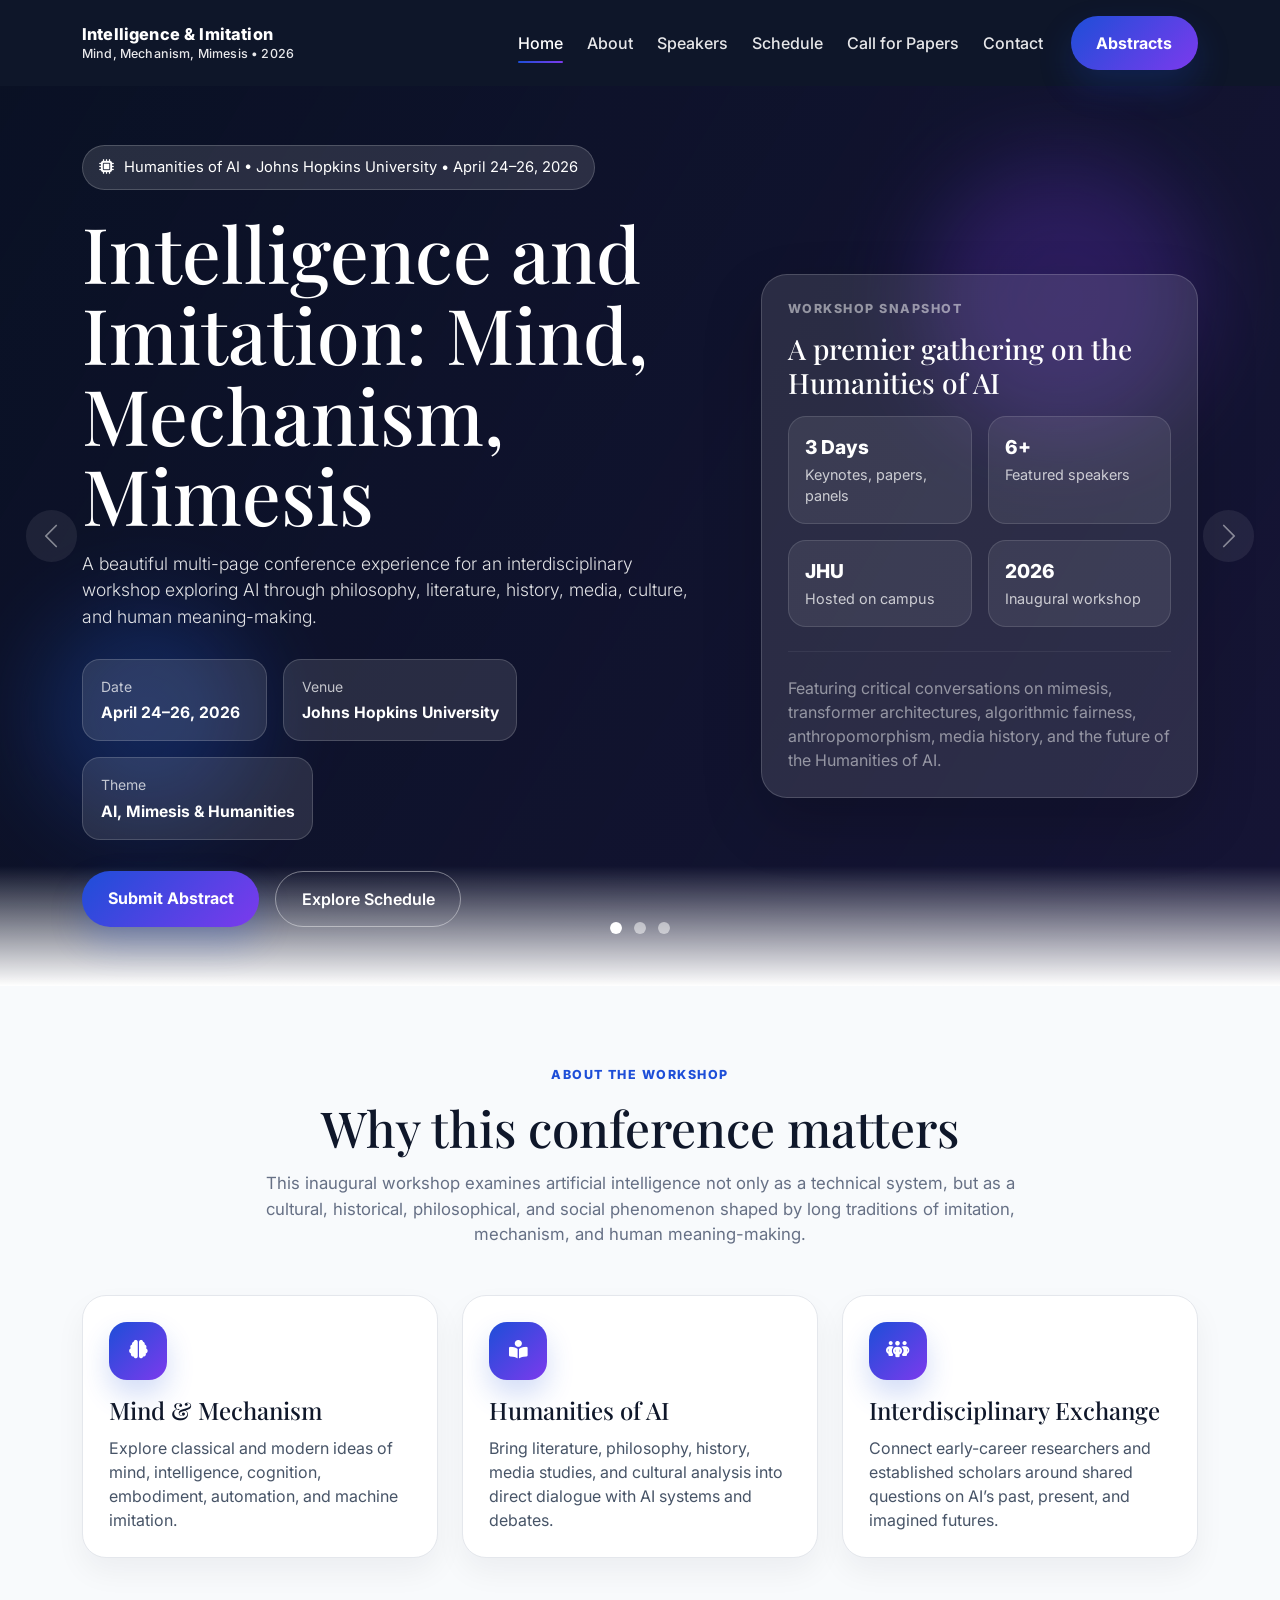
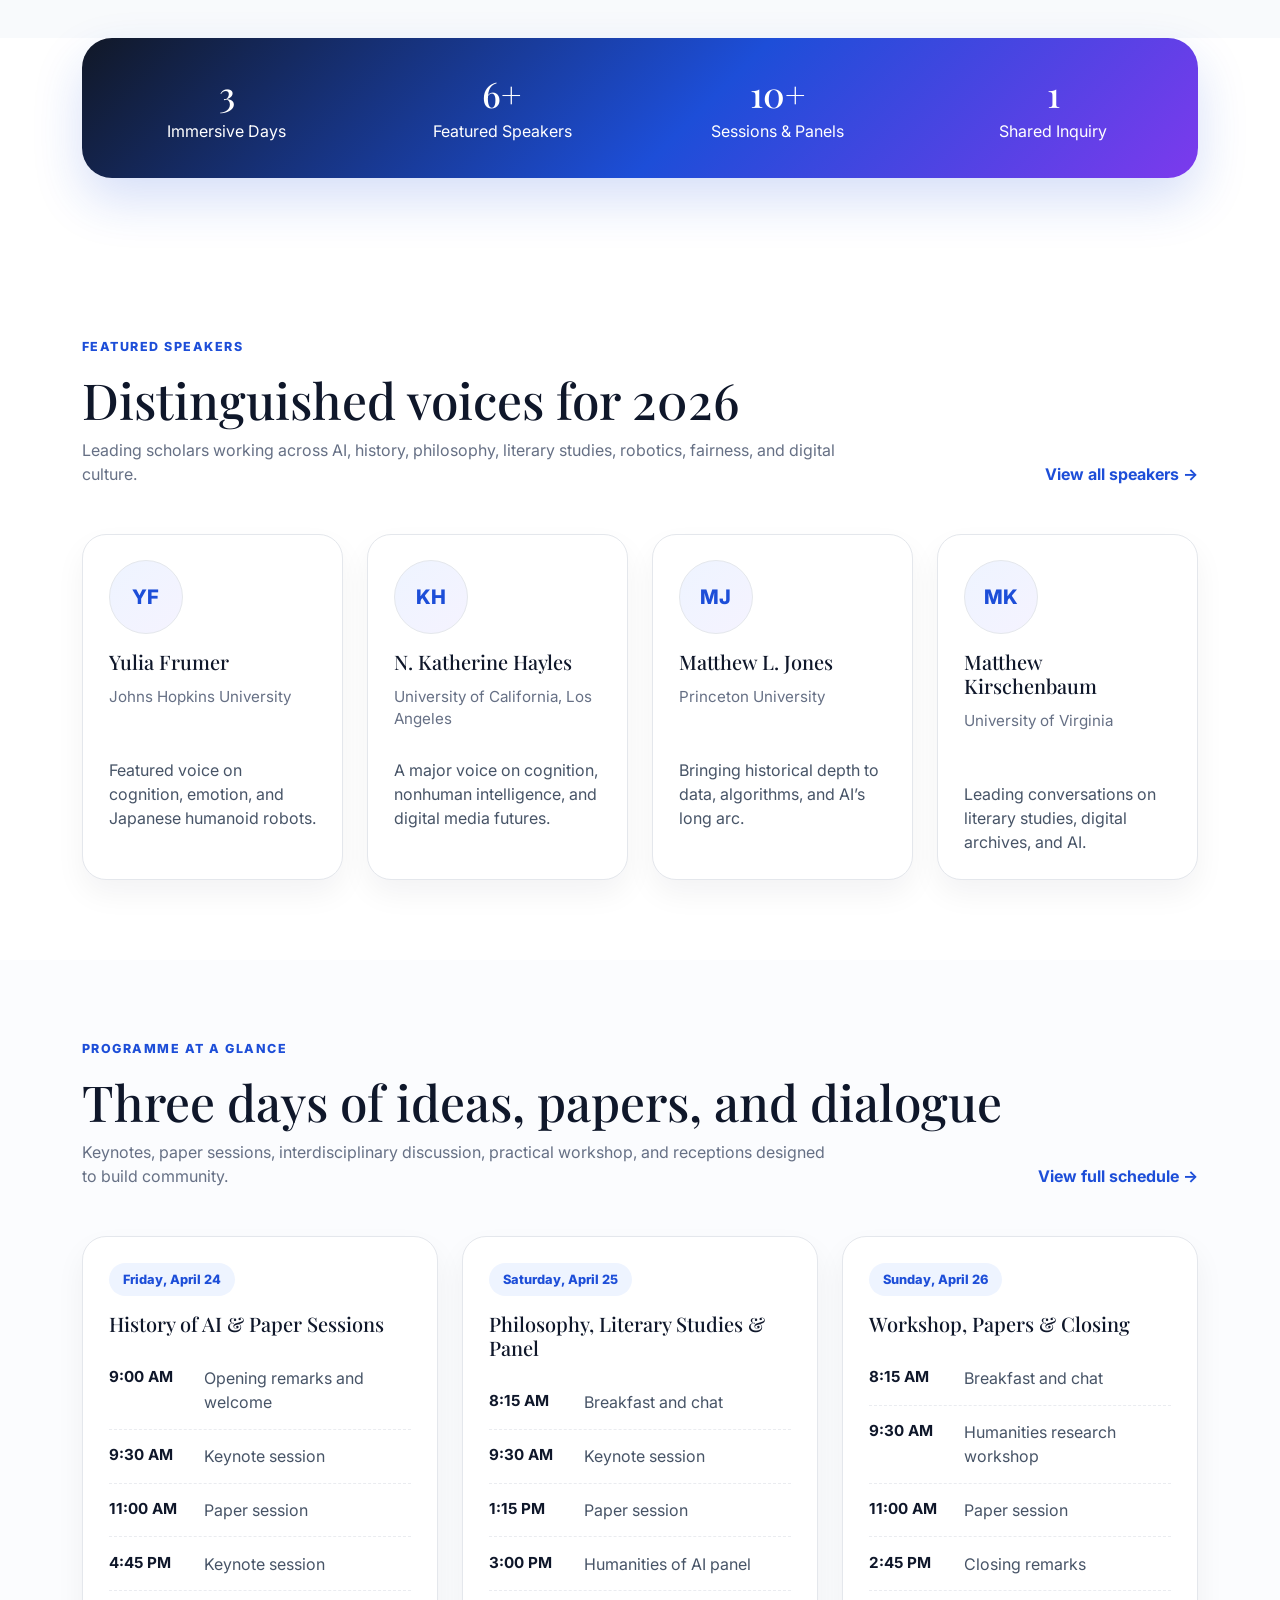
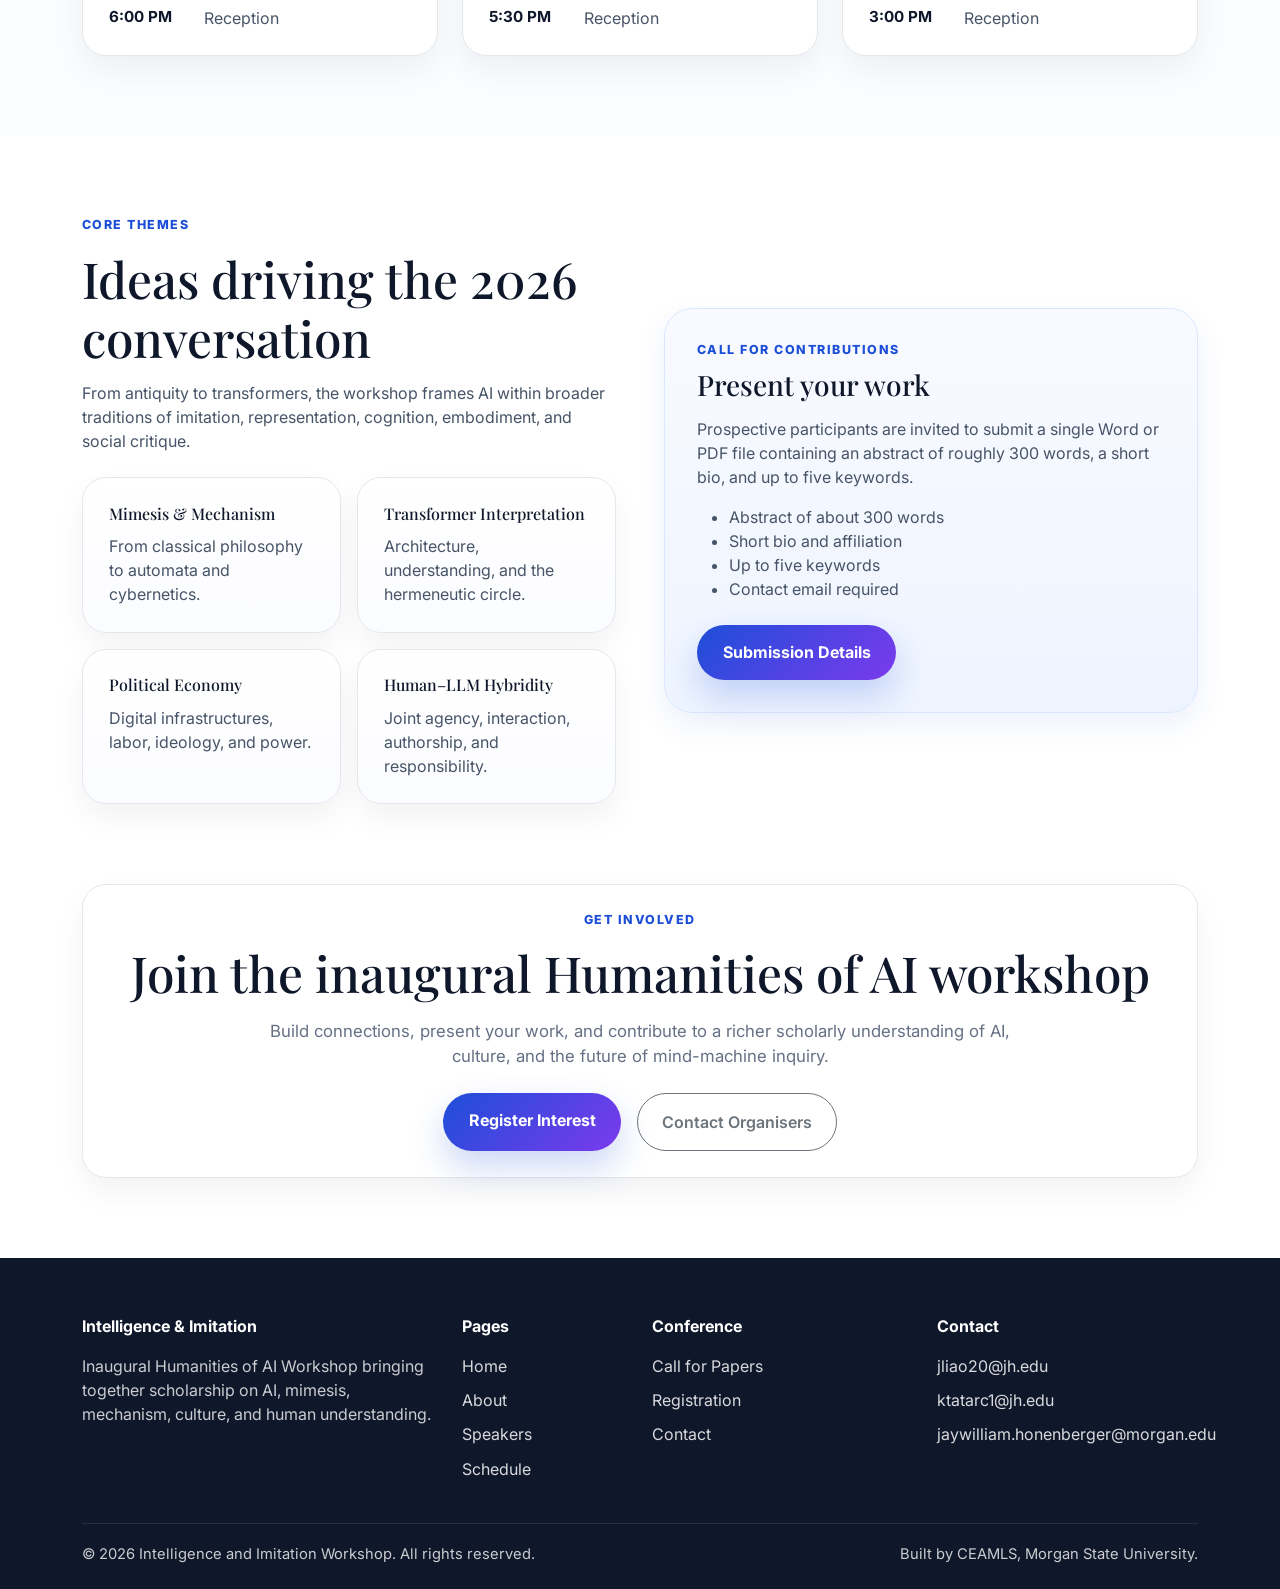
<file: index.html>
<!DOCTYPE html>
<html lang="en">
<head>
  <meta charset="UTF-8">
  <meta name="viewport" content="width=device-width, initial-scale=1.0">
  <meta name="description" content="Intelligence and Imitation: Mind, Mechanism, Mimesis — a beautiful multi-page conference website for the inaugural Humanities of AI workshop.">
  <meta name="keywords" content="conference, AI, humanities, Johns Hopkins, workshop, intelligence, imitation, mimesis, philosophy, literature">
  <meta name="author" content="Conference Web Team">
  <title>Intelligence and Imitation Conference 2026</title>

  <link rel="preconnect" href="https://fonts.googleapis.com">
  <link rel="preconnect" href="https://fonts.gstatic.com" crossorigin>
  <link href="https://fonts.googleapis.com/css2?family=Inter:wght@400;500;600;700;800&family=Playfair+Display:wght@600;700;800&display=swap" rel="stylesheet">
  <link href="https://cdn.jsdelivr.net/npm/bootstrap@5.3.3/dist/css/bootstrap.min.css" rel="stylesheet">
  <link rel="stylesheet" href="https://cdnjs.cloudflare.com/ajax/libs/font-awesome/6.5.2/css/all.min.css">

 <link rel="stylesheet" type="text/css" href="css/style.css">
</head>
<body>

  <nav class="navbar navbar-expand-lg navbar-dark fixed-top">
    <div class="container">
      <a class="navbar-brand" href="index.html">
        Intelligence & Imitation
        <span>Mind, Mechanism, Mimesis • 2026</span>
      </a>

      <button class="navbar-toggler" type="button" data-bs-toggle="collapse" data-bs-target="#mainNav" aria-controls="mainNav" aria-expanded="false" aria-label="Toggle navigation">
        <span class="navbar-toggler-icon"></span>
      </button>

      <div class="collapse navbar-collapse" id="mainNav">
        <ul class="navbar-nav ms-auto align-items-lg-center">
          <li class="nav-item"><a class="nav-link active" href="index.html">Home</a></li>
          <li class="nav-item"><a class="nav-link" href="about.html">About</a></li>
          <li class="nav-item"><a class="nav-link" href="speakers.html">Speakers</a></li>
          <li class="nav-item"><a class="nav-link" href="schedule.html">Schedule</a></li>
          <li class="nav-item"><a class="nav-link" href="call-for-papers.html">Call for Papers</a></li>
          <!-- <li class="nav-item"><a class="nav-link" href="registration.html">Registration</a></li> -->
          <li class="nav-item"><a class="nav-link" href="contact.html">Contact</a></li>
          <li class="nav-item ms-lg-3 mt-3 mt-lg-0"><a class="btn btn-brand" href="abstracts.html">Abstracts</a></li>
        </ul>
      </div>
    </div>
  </nav>

  <section class="hero">
    <div id="welcomeSlider" class="carousel slide carousel-fade hero-slider" data-bs-ride="carousel" data-bs-interval="5500">
      <div class="carousel-indicators">
        <button type="button" data-bs-target="#welcomeSlider" data-bs-slide-to="0" class="active" aria-current="true" aria-label="Slide 1"></button>
        <button type="button" data-bs-target="#welcomeSlider" data-bs-slide-to="1" aria-label="Slide 2"></button>
        <button type="button" data-bs-target="#welcomeSlider" data-bs-slide-to="2" aria-label="Slide 3"></button>
      </div>

      <div class="carousel-inner">
        <div class="carousel-item active">
          <div class="hero-slide" style="background-image: url('https://images.unsplash.com/photo-1516321497487-e288fb19713f?auto=format&fit=crop&w=1600&q=80');">
            <div class="floating-shadow shadow-one"></div>
            <div class="floating-shadow shadow-two"></div>
            <div class="container">
              <div class="row align-items-center g-5">
                <div class="col-lg-7 fade-up">
                  <div class="hero-badge">
                    <i class="fa-solid fa-microchip"></i>
                    Humanities of AI • Johns Hopkins University • April 24–26, 2026
                  </div>
                  <h1>Intelligence and Imitation: Mind, Mechanism, Mimesis</h1>
                  <p class="lead">
                    A beautiful multi-page conference experience for an interdisciplinary workshop exploring AI through philosophy, literature, history, media, culture, and human meaning-making.
                  </p>

                  <div class="hero-meta">
                    <div class="meta-item">
                      <small>Date</small>
                      <strong>April 24–26, 2026</strong>
                    </div>
                    <div class="meta-item">
                      <small>Venue</small>
                      <strong>Johns Hopkins University</strong>
                    </div>
                    <div class="meta-item">
                      <small>Theme</small>
                      <strong>AI, Mimesis & Humanities</strong>
                    </div>
                  </div>

                  <div class="d-flex flex-wrap gap-3">
                    <a href="call-for-papers.html" class="btn btn-brand">Submit Abstract</a>
                    <a href="schedule.html" class="btn btn-light-outline">Explore Schedule</a>
                  </div>
                </div>

                <div class="col-lg-5 fade-up">
                  <div class="glass-card">
                    <div class="mini-label text-white-50">Workshop Snapshot</div>
                    <h3 class="text-white mb-3">A premier gathering on the Humanities of AI</h3>
                    <div class="row g-3">
                      <div class="col-6">
                        <div class="glass-box">
                          <div class="value">3 Days</div>
                          <div class="label">Keynotes, papers, panels</div>
                        </div>
                      </div>
                      <div class="col-6">
                        <div class="glass-box">
                          <div class="value">6+</div>
                          <div class="label">Featured speakers</div>
                        </div>
                      </div>
                      <div class="col-6">
                        <div class="glass-box">
                          <div class="value">JHU</div>
                          <div class="label">Hosted on campus</div>
                        </div>
                      </div>
                      <div class="col-6">
                        <div class="glass-box">
                          <div class="value">2026</div>
                          <div class="label">Inaugural workshop</div>
                        </div>
                      </div>
                    </div>
                    <hr class="border-light border-opacity-25 my-4">
                    <p class="mb-0 text-white-50">
                      Featuring critical conversations on mimesis, transformer architectures, algorithmic fairness, anthropomorphism, media history, and the future of the Humanities of AI.
                    </p>
                  </div>
                </div>
              </div>
            </div>
          </div>
        </div>

        <div class="carousel-item">
          <div class="hero-slide" style="background-image: url('https://images.unsplash.com/photo-1522202176988-66273c2fd55f?auto=format&fit=crop&w=1600&q=80');">
            <div class="container">
              <div class="row align-items-center g-5">
                <div class="col-lg-7 fade-up">
                  <div class="hero-badge">
                    <i class="fa-solid fa-users"></i>
                    Keynotes • Paper Sessions • Workshops • Reception
                  </div>
                  <h1>Where the humanities meet the future of AI</h1>
                  <p class="lead">
                    Join scholars and researchers examining intelligence, representation, language, embodiment, cultural history, and the social meaning of machine systems.
                  </p>
                  <div class="d-flex flex-wrap gap-3">
                    <a href="speakers.html" class="btn btn-brand">Meet the Speakers</a>
                    <a href="about.html" class="btn btn-light-outline">Learn More</a>
                  </div>
                </div>

                <div class="col-lg-5 fade-up">
                  <div class="glass-card">
                    <div class="mini-label text-white-50">Why Attend</div>
                    <ul class="mb-0 ps-3 text-white-50">
                      <li class="mb-2">Hear leading voices across AI, literature, history, and philosophy</li>
                      <li class="mb-2">Present your work in a focused scholarly setting</li>
                      <li class="mb-2">Build collaborations across institutions and disciplines</li>
                      <li>Help shape the Humanities of AI conversation</li>
                    </ul>
                  </div>
                </div>
              </div>
            </div>
          </div>
        </div>

       
      </div>

      <button class="carousel-control-prev" type="button" data-bs-target="#welcomeSlider" data-bs-slide="prev">
        <span class="carousel-control-prev-icon" aria-hidden="true"></span>
        <span class="visually-hidden">Previous</span>
      </button>
      <button class="carousel-control-next" type="button" data-bs-target="#welcomeSlider" data-bs-slide="next">
        <span class="carousel-control-next-icon" aria-hidden="true"></span>
        <span class="visually-hidden">Next</span>
      </button>
    </div>
  </section>

  

  <section class="section" style="background: var(--soft);">
    <div class="container">
      <div class="text-center mb-5">
        <div class="mini-label">About the Workshop</div>
        <h2 class="section-title">Why this conference matters</h2>
        <p class="section-subtitle">This inaugural workshop examines artificial intelligence not only as a technical system, but as a cultural, historical, philosophical, and social phenomenon shaped by long traditions of imitation, mechanism, and human meaning-making.</p>
      </div>

      <div class="row g-4">
        <div class="col-lg-4 col-md-6">
          <div class="info-card">
            <div class="icon-wrap"><i class="fa-solid fa-brain"></i></div>
            <h4>Mind & Mechanism</h4>
            <p class="mb-0">Explore classical and modern ideas of mind, intelligence, cognition, embodiment, automation, and machine imitation.</p>
          </div>
        </div>
        <div class="col-lg-4 col-md-6">
          <div class="info-card">
            <div class="icon-wrap"><i class="fa-solid fa-book-open-reader"></i></div>
            <h4>Humanities of AI</h4>
            <p class="mb-0">Bring literature, philosophy, history, media studies, and cultural analysis into direct dialogue with AI systems and debates.</p>
          </div>
        </div>
        <div class="col-lg-4 col-md-6">
          <div class="info-card">
            <div class="icon-wrap"><i class="fa-solid fa-people-group"></i></div>
            <h4>Interdisciplinary Exchange</h4>
            <p class="mb-0">Connect early-career researchers and established scholars around shared questions on AI’s past, present, and imagined futures.</p>
          </div>
        </div>
      </div>
    </div>
  </section>

  <section class="section pt-0">
    <div class="container">
      <div class="stats-strip">
        <div class="row text-center g-4">
          <div class="col-md-3 col-6">
            <div class="stat-item">
              <h3>3</h3>
              <p class="mb-0">Immersive Days</p>
            </div>
          </div>
          <div class="col-md-3 col-6">
            <div class="stat-item">
              <h3>6+</h3>
              <p class="mb-0">Featured Speakers</p>
            </div>
          </div>
          <div class="col-md-3 col-6">
            <div class="stat-item">
              <h3>10+</h3>
              <p class="mb-0">Sessions & Panels</p>
            </div>
          </div>
          <div class="col-md-3 col-6">
            <div class="stat-item">
              <h3>1</h3>
              <p class="mb-0">Shared Inquiry</p>
            </div>
          </div>
        </div>
      </div>
    </div>
  </section>

  <section class="section" id="featured-speakers">
    <div class="container">
      <div class="d-flex flex-column flex-lg-row align-items-lg-end justify-content-between gap-3 mb-5">
        <div>
          <div class="mini-label">Featured Speakers</div>
          <h2 class="section-title mb-2">Distinguished voices for 2026</h2>
          <p class="mb-0" style="max-width:760px; color:#667085;">Leading scholars working across AI, history, philosophy, literary studies, robotics, fairness, and digital culture.</p>
        </div>
        <div><a href="speakers.html" class="more-link">View all speakers →</a></div>
      </div>

      <div class="row g-4">
        <div class="col-lg-3 col-md-6">
          <div class="speaker-card">
            <div class="speaker-avatar">YF</div>
            <h5>Yulia Frumer</h5>
            <p class="speaker-role">Johns Hopkins University</p>
            <p class="mb-0">Featured voice on cognition, emotion, and Japanese humanoid robots.</p>
          </div>
        </div>
        <div class="col-lg-3 col-md-6">
          <div class="speaker-card">
            <div class="speaker-avatar">KH</div>
            <h5>N. Katherine Hayles</h5>
            <p class="speaker-role">University of California, Los Angeles</p>
            <p class="mb-0">A major voice on cognition, nonhuman intelligence, and digital media futures.</p>
          </div>
        </div>
        <div class="col-lg-3 col-md-6">
          <div class="speaker-card">
            <div class="speaker-avatar">MJ</div>
            <h5>Matthew L. Jones</h5>
            <p class="speaker-role">Princeton University</p>
            <p class="mb-0">Bringing historical depth to data, algorithms, and AI’s long arc.</p>
          </div>
        </div>
        <div class="col-lg-3 col-md-6">
          <div class="speaker-card">
            <div class="speaker-avatar">MK</div>
            <h5>Matthew Kirschenbaum</h5>
            <p class="speaker-role">University of Virginia</p>
            <p class="mb-0">Leading conversations on literary studies, digital archives, and AI.</p>
          </div>
        </div>
      </div>
    </div>
  </section>

  <section class="section" style="background: #fbfcfe;" id="programme-preview">
    <div class="container">
      <div class="d-flex flex-column flex-lg-row align-items-lg-end justify-content-between gap-3 mb-5">
        <div>
          <div class="mini-label">Programme at a Glance</div>
          <h2 class="section-title mb-2">Three days of ideas, papers, and dialogue</h2>
          <p class="mb-0" style="max-width:760px; color:#667085;">Keynotes, paper sessions, interdisciplinary discussion, practical workshop, and receptions designed to build community.</p>
        </div>
        <div><a href="schedule.html" class="more-link">View full schedule →</a></div>
      </div>

      <div class="row g-4">
        <div class="col-lg-4">
          <div class="schedule-card">
            <span class="schedule-day">Friday, April 24</span>
            <h5>History of AI & Paper Sessions</h5>
            <ul class="schedule-list mt-3">
              <li><span class="schedule-time">9:00 AM</span><div>Opening remarks and welcome</div></li>
              <li><span class="schedule-time">9:30 AM</span><div>Keynote session</div></li>
              <li><span class="schedule-time">11:00 AM</span><div>Paper session</div></li>
              <li><span class="schedule-time">4:45 PM</span><div>Keynote session</div></li>
              <li><span class="schedule-time">6:00 PM</span><div>Reception</div></li>
            </ul>
          </div>
        </div>

        <div class="col-lg-4">
          <div class="schedule-card">
            <span class="schedule-day">Saturday, April 25</span>
            <h5>Philosophy, Literary Studies & Panel</h5>
            <ul class="schedule-list mt-3">
              <li><span class="schedule-time">8:15 AM</span><div>Breakfast and chat</div></li>
              <li><span class="schedule-time">9:30 AM</span><div>Keynote session</div></li>
              <li><span class="schedule-time">1:15 PM</span><div>Paper session</div></li>
              <li><span class="schedule-time">3:00 PM</span><div>Humanities of AI panel</div></li>
              <li><span class="schedule-time">5:30 PM</span><div>Reception</div></li>
            </ul>
          </div>
        </div>

        <div class="col-lg-4">
          <div class="schedule-card">
            <span class="schedule-day">Sunday, April 26</span>
            <h5>Workshop, Papers & Closing</h5>
            <ul class="schedule-list mt-3">
              <li><span class="schedule-time">8:15 AM</span><div>Breakfast and chat</div></li>
              <li><span class="schedule-time">9:30 AM</span><div>Humanities research workshop</div></li>
              <li><span class="schedule-time">11:00 AM</span><div>Paper session</div></li>
              <li><span class="schedule-time">2:45 PM</span><div>Closing remarks</div></li>
              <li><span class="schedule-time">3:00 PM</span><div>Reception</div></li>
            </ul>
          </div>
        </div>
      </div>
    </div>
  </section>

  <section class="section" id="themes">
    <div class="container">
      <div class="row align-items-center g-5">
        <div class="col-lg-6">
          <div class="mini-label">Core Themes</div>
          <h2 class="section-title">Ideas driving the 2026 conversation</h2>
          <p class="mb-4">From antiquity to transformers, the workshop frames AI within broader traditions of imitation, representation, cognition, embodiment, and social critique.</p>

          <div class="row g-3">
            <div class="col-md-6">
              <div class="theme-card">
                <h6>Mimesis & Mechanism</h6>
                <p class="mb-0">From classical philosophy to automata and cybernetics.</p>
              </div>
            </div>
            <div class="col-md-6">
              <div class="theme-card">
                <h6>Transformer Interpretation</h6>
                <p class="mb-0">Architecture, understanding, and the hermeneutic circle.</p>
              </div>
            </div>
            <div class="col-md-6">
              <div class="theme-card">
                <h6>Political Economy</h6>
                <p class="mb-0">Digital infrastructures, labor, ideology, and power.</p>
              </div>
            </div>
            <div class="col-md-6">
              <div class="theme-card">
                <h6>Human–LLM Hybridity</h6>
                <p class="mb-0">Joint agency, interaction, authorship, and responsibility.</p>
              </div>
            </div>
          </div>
        </div>

        <div class="col-lg-6">
          <div class="callout">
            <div class="mini-label mb-2">Call for Contributions</div>
            <h3 class="mb-3">Present your work</h3>
            <p>Prospective participants are invited to submit a single Word or PDF file containing an abstract of roughly 300 words, a short bio, and up to five keywords.</p>
            <ul class="mb-4">
              <li>Abstract of about 300 words</li>
              <li>Short bio and affiliation</li>
              <li>Up to five keywords</li>
              <li>Contact email required</li>
            </ul>
            <a href="call-for-papers.html" class="btn btn-brand">Submission Details</a>
          </div>
        </div>
      </div>
    </div>
  </section>

  <section class="section pt-0" id="cta">
    <div class="container">
      <div class="cta-card text-center">
        <div class="mini-label">Get Involved</div>
        <h2 class="section-title mb-3">Join the inaugural Humanities of AI workshop</h2>
        <p class="section-subtitle mb-4">Build connections, present your work, and contribute to a richer scholarly understanding of AI, culture, and the future of mind-machine inquiry.</p>
        <div class="d-flex justify-content-center flex-wrap gap-3">
          <a href="registration.html" class="btn btn-brand">Register Interest</a>
          <a href="contact.html" class="btn btn-outline-secondary rounded-pill px-4 py-3 fw-semibold">Contact Organisers</a>
        </div>
      </div>
    </div>
  </section>

  <footer class="footer">
    <div class="container">
      <div class="row g-4">
        <div class="col-lg-4">
          <div class="footer-title">Intelligence & Imitation</div>
          <p>Inaugural Humanities of AI Workshop bringing together scholarship on AI, mimesis, mechanism, culture, and human understanding.</p>
        </div>
        <div class="col-lg-2 col-md-4">
          <div class="footer-title">Pages</div>
          <ul class="footer-list">
            <li><a href="index.html">Home</a></li>
            <li><a href="about.html">About</a></li>
            <li><a href="speakers.html">Speakers</a></li>
            <li><a href="schedule.html">Schedule</a></li>
          </ul>
        </div>
        <div class="col-lg-3 col-md-4">
          <div class="footer-title">Conference</div>
          <ul class="footer-list">
            <li><a href="call-for-papers.html">Call for Papers</a></li>
            <li><a href="registration.html">Registration</a></li>
            <li><a href="contact.html">Contact</a></li>
          </ul>
        </div>
        <div class="col-lg-3 col-md-4">
          <div class="footer-title">Contact</div>
          <ul class="footer-list">
            <li><a href="mailto:jliao20@jh.edu">jliao20@jh.edu</a></li>
            <li><a href="mailto:ktatarc1@jh.edu">ktatarc1@jh.edu</a></li>
            <li><a href="mailto:jaywilliam.honenberger@morgan.edu">jaywilliam.honenberger@morgan.edu</a></li>
          </ul>
        </div>
      </div>

      <div class="copyright d-flex flex-column flex-md-row justify-content-between gap-2">
        <span>© 2026 Intelligence and Imitation Workshop. All rights reserved.</span>
        <span>Built by CEAMLS, Morgan State University.</span>
      </div>
    </div>
  </footer>

  <script src="https://code.jquery.com/jquery-3.7.1.min.js"></script>
  <script src="https://cdn.jsdelivr.net/npm/bootstrap@5.3.3/dist/js/bootstrap.bundle.min.js"></script>
  <script>
    $(document).ready(function () {
      $(window).on('scroll', function () {
        if ($(this).scrollTop() > 40) {
          $('.navbar').addClass('scrolled');
        } else {
          $('.navbar').removeClass('scrolled');
        }
      });

      $('#welcomeSlider').on('slide.bs.carousel', function () {
        $('.hero-slide .fade-up').css({
          'opacity': '0',
          'transform': 'translateY(22px)',
          'transition': 'all 0.35s ease'
        });
      });

      $('#welcomeSlider').on('slid.bs.carousel', function () {
        setTimeout(function () {
          $('.carousel-item.active .fade-up').css({
            'opacity': '1',
            'transform': 'translateY(0)',
            'transition': 'all 0.65s ease'
          });
        }, 10);
      });
    });
  </script>
</body>
</html>
</file>
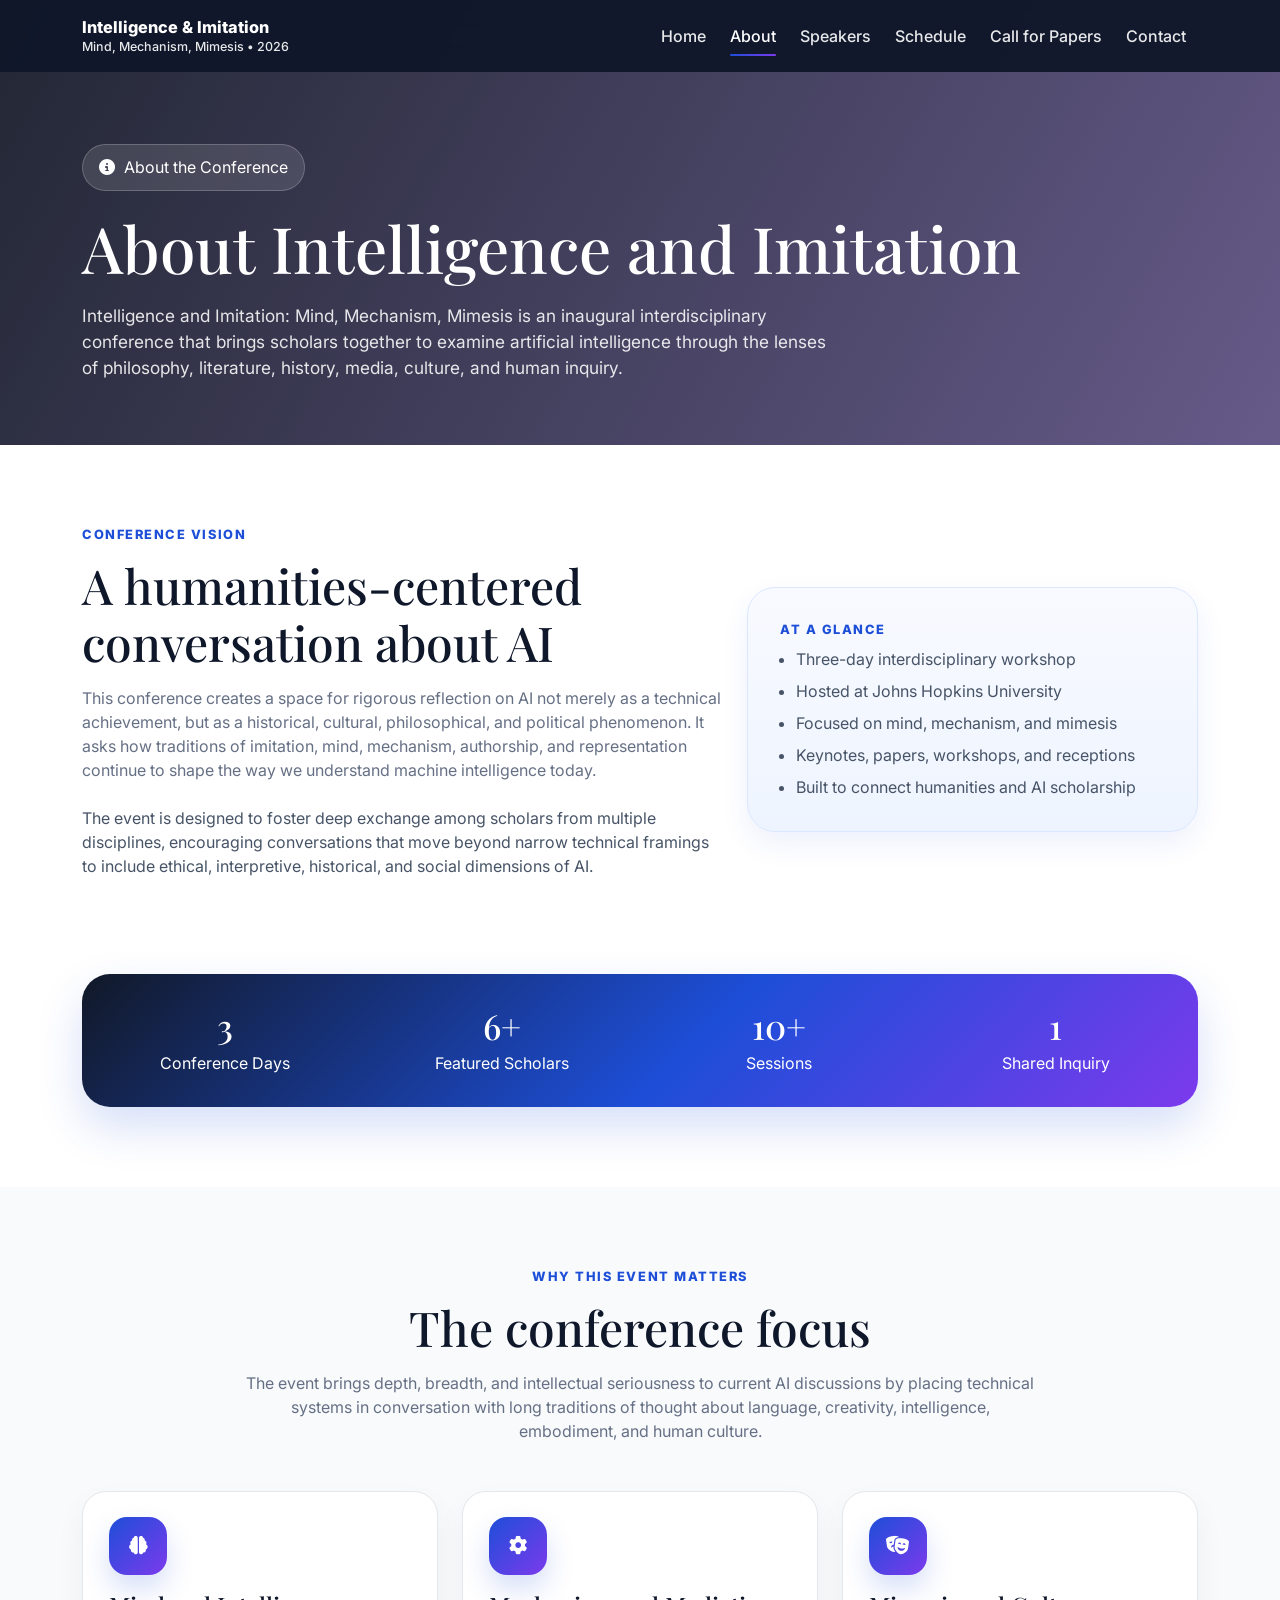
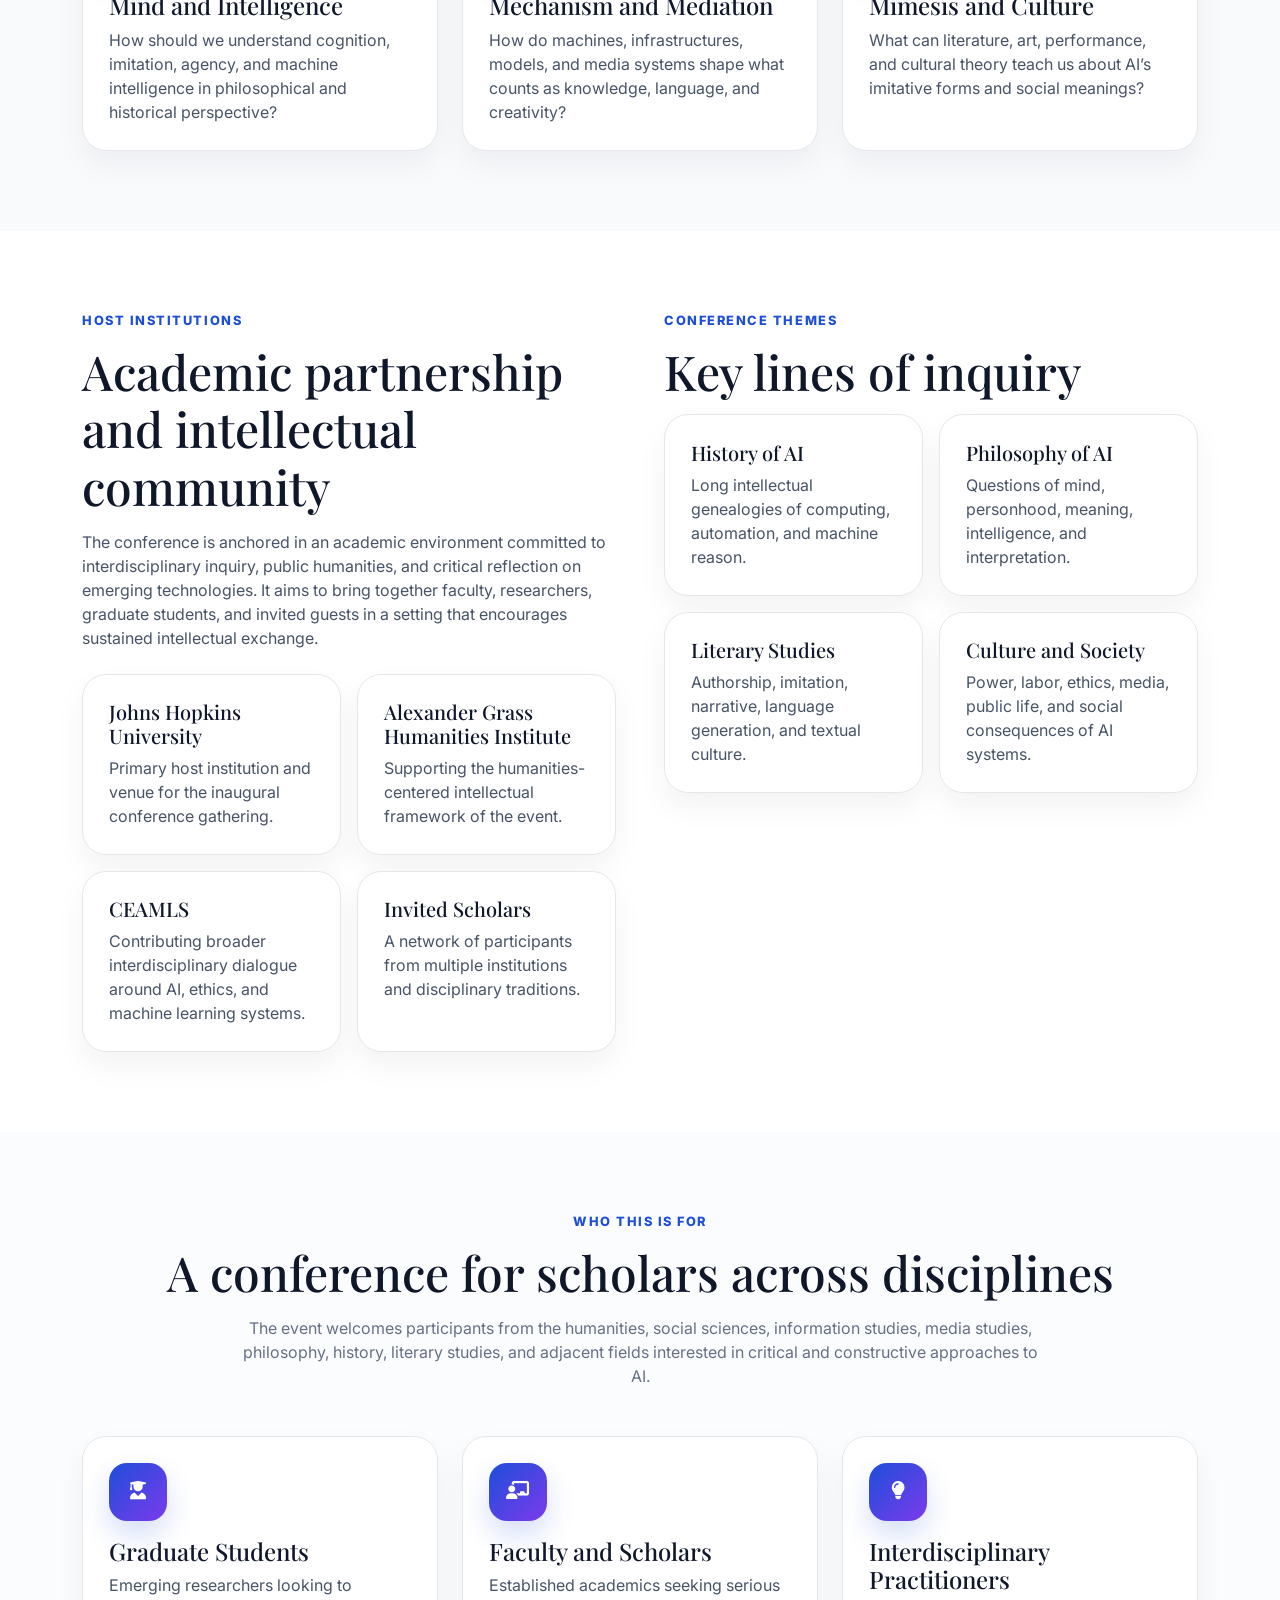
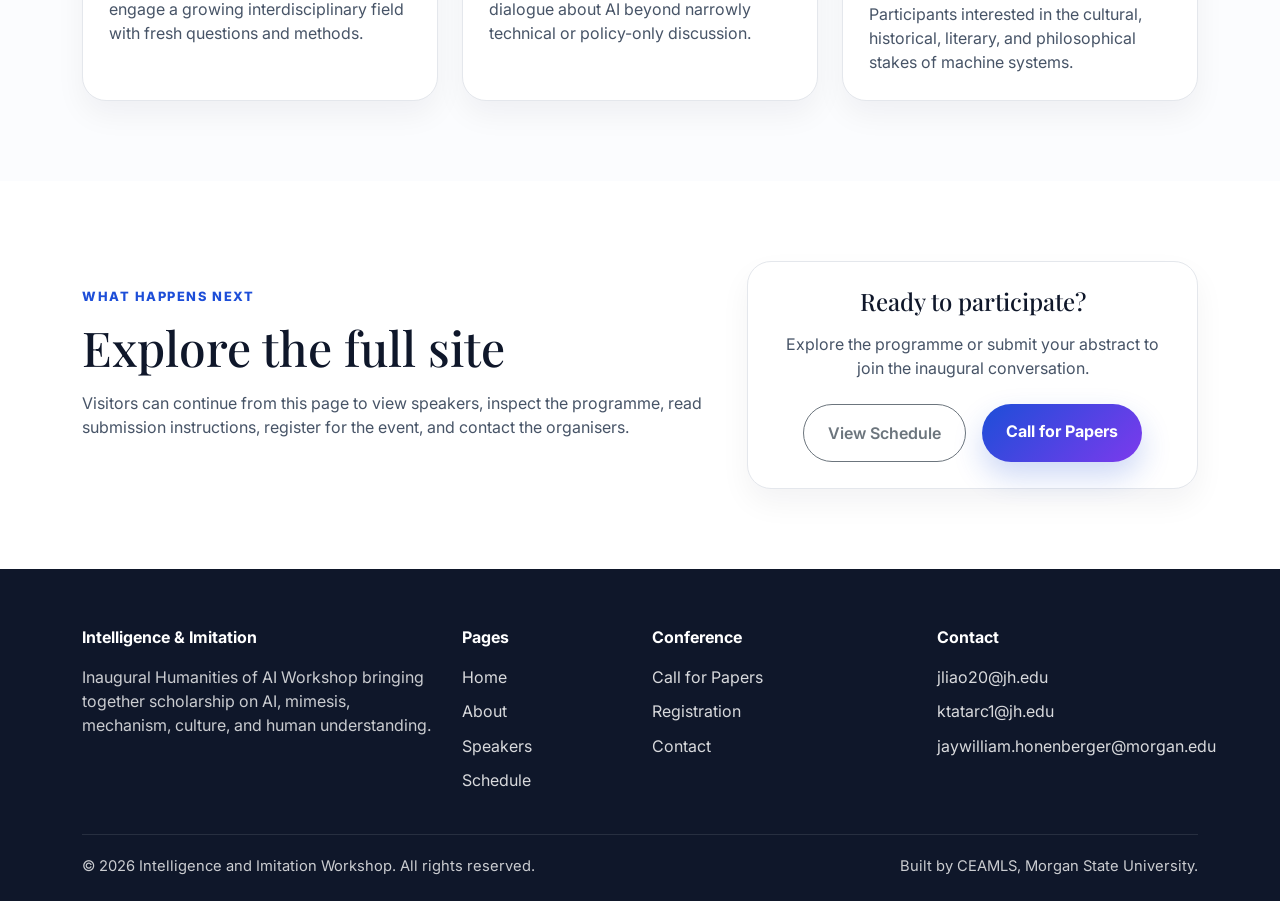
<file: about.html>
<!DOCTYPE html>
<html lang="en">
<head>
  <meta charset="UTF-8">
  <meta name="viewport" content="width=device-width, initial-scale=1.0">
  <meta name="description" content="About the Intelligence and Imitation conference: vision, host institutions, themes, organisers, and venue information.">
  <meta name="keywords" content="conference, about, AI, humanities, Johns Hopkins, intelligence, imitation, mimesis">
  <meta name="author" content="Conference Web Team">
  <title>Intelligence and Imitation | About</title>

  <link rel="preconnect" href="https://fonts.googleapis.com">
  <link rel="preconnect" href="https://fonts.gstatic.com" crossorigin>
  <link href="https://fonts.googleapis.com/css2?family=Inter:wght@400;500;600;700;800&family=Playfair+Display:wght@600;700;800&display=swap" rel="stylesheet">
  <link href="https://cdn.jsdelivr.net/npm/bootstrap@5.3.3/dist/css/bootstrap.min.css" rel="stylesheet">
  <link rel="stylesheet" href="https://cdnjs.cloudflare.com/ajax/libs/font-awesome/6.5.2/css/all.min.css">

  <style>
    :root {
      --primary: #0f172a;
      --secondary: #1d4ed8;
      --accent: #7c3aed;
      --soft: #f8fafc;
      --text: #475467;
      --border: #e4e7ec;
    }

    * { box-sizing: border-box; }
    body {
      margin: 0;
      font-family: 'Inter', sans-serif;
      color: var(--text);
      background: #fff;
    }

    h1, h2, h3, h4, h5, h6 {
      font-family: 'Playfair Display', serif;
      color: var(--primary);
    }

    .navbar {
      background: rgba(15, 23, 42, 0.95);
      backdrop-filter: blur(12px);
      padding: 0.85rem 0;
    }

    .navbar-brand {
      color: #fff !important;
      font-weight: 800;
      line-height: 1.1;
      font-size: 1.02rem;
    }

    .navbar-brand span {
      display: block;
      font-size: 0.78rem;
      font-weight: 500;
      opacity: 0.9;
      margin-top: 0.2rem;
    }

    .nav-link {
      color: rgba(255,255,255,0.9) !important;
      font-weight: 500;
      margin: 0 0.25rem;
      position: relative;
    }

    .nav-link.active,
    .nav-link:hover {
      color: #fff !important;
    }

    .nav-link.active::after,
    .nav-link:hover::after {
      content: "";
      position: absolute;
      left: 0.5rem;
      right: 0.5rem;
      bottom: 0;
      height: 2px;
      background: linear-gradient(90deg, var(--secondary), var(--accent));
      border-radius: 999px;
    }

    .btn-brand {
      background: linear-gradient(135deg, var(--secondary), var(--accent));
      color: #fff;
      border: none;
      border-radius: 999px;
      padding: 0.9rem 1.5rem;
      font-weight: 700;
      box-shadow: 0 14px 30px rgba(29, 78, 216, 0.22);
    }

    .btn-brand:hover { color: #fff; }

    .page-hero {
      padding: 9rem 0 4rem;
      background:
        linear-gradient(120deg, rgba(10, 15, 30, 0.9), rgba(43, 27, 92, 0.72)),
        url('https://images.unsplash.com/photo-1516321318423-f06f85e504b3?auto=format&fit=crop&w=1600&q=80') center/cover no-repeat;
      color: #fff;
      position: relative;
    }

    .page-hero h1 {
      color: #fff;
      font-size: clamp(2.4rem, 5vw, 4.2rem);
      margin-bottom: 1rem;
    }

    .page-hero p {
      max-width: 760px;
      color: rgba(255,255,255,0.88);
      font-size: 1.08rem;
      margin-bottom: 0;
    }

    .mini-label {
      font-size: 0.8rem;
      text-transform: uppercase;
      letter-spacing: 0.12em;
      font-weight: 800;
      color: var(--secondary);
      margin-bottom: 0.8rem;
    }

    .hero-badge {
      display: inline-flex;
      align-items: center;
      gap: 0.55rem;
      background: rgba(255,255,255,0.12);
      border: 1px solid rgba(255,255,255,0.2);
      color: #fff;
      padding: 0.65rem 1rem;
      border-radius: 999px;
      margin-bottom: 1.2rem;
    }

    .section {
      padding: 5rem 0;
    }

    .section-title {
      font-size: clamp(2rem, 4vw, 3rem);
      margin-bottom: 0.9rem;
    }

    .section-subtitle {
      max-width: 800px;
      color: #667085;
    }

    .info-card,
    .organiser-card,
    .theme-card,
    .cta-card,
    .host-card,
    .timeline-card {
      background: #fff;
      border: 1px solid var(--border);
      border-radius: 24px;
      padding: 1.6rem;
      height: 100%;
      box-shadow: 0 14px 30px rgba(16,24,40,0.05);
      transition: all 0.3s ease;
    }

    .info-card:hover,
    .organiser-card:hover,
    .theme-card:hover,
    .host-card:hover,
    .timeline-card:hover,
    .cta-card:hover {
      transform: translateY(-5px);
      box-shadow: 0 20px 38px rgba(16,24,40,0.10);
    }

    .icon-wrap {
      width: 58px;
      height: 58px;
      border-radius: 18px;
      display: inline-flex;
      align-items: center;
      justify-content: center;
      font-size: 1.15rem;
      color: #fff;
      margin-bottom: 1rem;
      background: linear-gradient(135deg, var(--secondary), var(--accent));
      box-shadow: 0 14px 28px rgba(29,78,216,0.18);
    }

    .highlight-box {
      background: linear-gradient(180deg, #f8faff 0%, #eef4ff 100%);
      border: 1px solid #dbe7ff;
      border-radius: 28px;
      padding: 2rem;
      box-shadow: 0 12px 28px rgba(29,78,216,0.08);
    }

    .stats-strip {
      background: linear-gradient(135deg, #111827, #1d4ed8 55%, #7c3aed);
      color: #fff;
      border-radius: 28px;
      padding: 2rem 1rem;
      box-shadow: 0 20px 45px rgba(29,78,216,0.18);
    }

    .stat-item h3 {
      color: #fff;
      font-size: 2.15rem;
      margin-bottom: 0.2rem;
    }

    .footer {
      background: #0f172a;
      color: rgba(255,255,255,0.78);
      padding: 3.5rem 0 1.5rem;
    }

    .footer-title {
      color: #fff;
      font-weight: 700;
      margin-bottom: 1rem;
      font-family: 'Inter', sans-serif;
    }

    .footer a {
      color: rgba(255,255,255,0.84);
      text-decoration: none;
    }

    .footer a:hover {
      color: #fff;
    }

    .footer-list {
      list-style: none;
      margin: 0;
      padding: 0;
    }

    .footer-list li {
      margin-bottom: 0.65rem;
    }

    .copyright {
      border-top: 1px solid rgba(255,255,255,0.1);
      margin-top: 2rem;
      padding-top: 1.2rem;
      font-size: 0.92rem;
    }

    @media (max-width: 991.98px) {
      .navbar-collapse {
        background: rgba(15, 23, 42, 0.96);
        margin-top: 1rem;
        padding: 1rem;
        border-radius: 18px;
      }
    }

    @media (max-width: 767.98px) {
      .section {
        padding: 4rem 0;
      }
    }
  </style>
</head>
<body>

  <nav class="navbar navbar-expand-lg navbar-dark fixed-top">
    <div class="container">
      <a class="navbar-brand" href="index.html">
        Intelligence & Imitation
        <span>Mind, Mechanism, Mimesis • 2026</span>
      </a>

      <button class="navbar-toggler" type="button" data-bs-toggle="collapse" data-bs-target="#mainNav">
        <span class="navbar-toggler-icon"></span>
      </button>

      <div class="collapse navbar-collapse" id="mainNav">
        <ul class="navbar-nav ms-auto align-items-lg-center">
          <li class="nav-item"><a class="nav-link" href="index.html">Home</a></li>
          <li class="nav-item"><a class="nav-link active" href="about.html">About</a></li>
          <li class="nav-item"><a class="nav-link" href="speakers.html">Speakers</a></li>
          <li class="nav-item"><a class="nav-link" href="schedule.html">Schedule</a></li>
          <li class="nav-item"><a class="nav-link" href="call-for-papers.html">Call for Papers</a></li>
          <!-- <li class="nav-item"><a class="nav-link" href="registration.html">Registration</a></li> -->
          <li class="nav-item"><a class="nav-link" href="contact.html">Contact</a></li>
          <!-- <li class="nav-item ms-lg-3 mt-3 mt-lg-0"><a class="btn btn-brand" href="registration.html">Register Now</a></li> -->
        </ul>
      </div>
    </div>
  </nav>

  <section class="page-hero">
    <div class="container">
      <div class="hero-badge">
        <i class="fa-solid fa-circle-info"></i>
        About the Conference
      </div>
      <h1>About Intelligence and Imitation</h1>
      <p>
        Intelligence and Imitation: Mind, Mechanism, Mimesis is an inaugural interdisciplinary conference that brings scholars together to examine artificial intelligence through the lenses of philosophy, literature, history, media, culture, and human inquiry.
      </p>
    </div>
  </section>

  <section class="section">
    <div class="container">
      <div class="row g-4 align-items-center">
        <div class="col-lg-7">
          <div class="mini-label">Conference Vision</div>
          <h2 class="section-title">A humanities-centered conversation about AI</h2>
          <p class="section-subtitle mb-4">
            This conference creates a space for rigorous reflection on AI not merely as a technical achievement, but as a historical, cultural, philosophical, and political phenomenon. It asks how traditions of imitation, mind, mechanism, authorship, and representation continue to shape the way we understand machine intelligence today.
          </p>
          <p>
            The event is designed to foster deep exchange among scholars from multiple disciplines, encouraging conversations that move beyond narrow technical framings to include ethical, interpretive, historical, and social dimensions of AI.
          </p>
        </div>
        <div class="col-lg-5">
          <div class="highlight-box">
            <div class="mini-label mb-2">At a Glance</div>
            <ul class="mb-0 ps-3">
              <li class="mb-2">Three-day interdisciplinary workshop</li>
              <li class="mb-2">Hosted at Johns Hopkins University</li>
              <li class="mb-2">Focused on mind, mechanism, and mimesis</li>
              <li class="mb-2">Keynotes, papers, workshops, and receptions</li>
              <li>Built to connect humanities and AI scholarship</li>
            </ul>
          </div>
        </div>
      </div>
    </div>
  </section>

  <section class="section pt-0">
    <div class="container">
      <div class="stats-strip">
        <div class="row text-center g-4">
          <div class="col-md-3 col-6">
            <div class="stat-item">
              <h3>3</h3>
              <p class="mb-0">Conference Days</p>
            </div>
          </div>
          <div class="col-md-3 col-6">
            <div class="stat-item">
              <h3>6+</h3>
              <p class="mb-0">Featured Scholars</p>
            </div>
          </div>
          <div class="col-md-3 col-6">
            <div class="stat-item">
              <h3>10+</h3>
              <p class="mb-0">Sessions</p>
            </div>
          </div>
          <div class="col-md-3 col-6">
            <div class="stat-item">
              <h3>1</h3>
              <p class="mb-0">Shared Inquiry</p>
            </div>
          </div>
        </div>
      </div>
    </div>
  </section>

  <section class="section" style="background: var(--soft);">
    <div class="container">
      <div class="text-center mb-5">
        <div class="mini-label">Why This Event Matters</div>
        <h2 class="section-title">The conference focus</h2>
        <p class="section-subtitle mx-auto">
          The event brings depth, breadth, and intellectual seriousness to current AI discussions by placing technical systems in conversation with long traditions of thought about language, creativity, intelligence, embodiment, and human culture.
        </p>
      </div>

      <div class="row g-4">
        <div class="col-lg-4 col-md-6">
          <div class="info-card">
            <div class="icon-wrap"><i class="fa-solid fa-brain"></i></div>
            <h4>Mind and Intelligence</h4>
            <p class="mb-0">How should we understand cognition, imitation, agency, and machine intelligence in philosophical and historical perspective?</p>
          </div>
        </div>
        <div class="col-lg-4 col-md-6">
          <div class="info-card">
            <div class="icon-wrap"><i class="fa-solid fa-gear"></i></div>
            <h4>Mechanism and Mediation</h4>
            <p class="mb-0">How do machines, infrastructures, models, and media systems shape what counts as knowledge, language, and creativity?</p>
          </div>
        </div>
        <div class="col-lg-4 col-md-6">
          <div class="info-card">
            <div class="icon-wrap"><i class="fa-solid fa-masks-theater"></i></div>
            <h4>Mimesis and Culture</h4>
            <p class="mb-0">What can literature, art, performance, and cultural theory teach us about AI’s imitative forms and social meanings?</p>
          </div>
        </div>
      </div>
    </div>
  </section>

  <section class="section">
    <div class="container">
      <div class="row g-5 align-items-start">
        <div class="col-lg-6">
          <div class="mini-label">Host Institutions</div>
          <h2 class="section-title">Academic partnership and intellectual community</h2>
          <p class="mb-4">
            The conference is anchored in an academic environment committed to interdisciplinary inquiry, public humanities, and critical reflection on emerging technologies. It aims to bring together faculty, researchers, graduate students, and invited guests in a setting that encourages sustained intellectual exchange.
          </p>

          <div class="row g-3">
            <div class="col-md-6">
              <div class="host-card">
                <h5>Johns Hopkins University</h5>
                <p class="mb-0">Primary host institution and venue for the inaugural conference gathering.</p>
              </div>
            </div>
            <div class="col-md-6">
              <div class="host-card">
                <h5>Alexander Grass Humanities Institute</h5>
                <p class="mb-0">Supporting the humanities-centered intellectual framework of the event.</p>
              </div>
            </div>
            <div class="col-md-6">
              <div class="host-card">
                <h5>CEAMLS</h5>
                <p class="mb-0">Contributing broader interdisciplinary dialogue around AI, ethics, and machine learning systems.</p>
              </div>
            </div>
            <div class="col-md-6">
              <div class="host-card">
                <h5>Invited Scholars</h5>
                <p class="mb-0">A network of participants from multiple institutions and disciplinary traditions.</p>
              </div>
            </div>
          </div>
        </div>

        <div class="col-lg-6">
          <div class="mini-label">Conference Themes</div>
          <h2 class="section-title">Key lines of inquiry</h2>
          <div class="row g-3">
            <div class="col-md-6">
              <div class="theme-card">
                <h5>History of AI</h5>
                <p class="mb-0">Long intellectual genealogies of computing, automation, and machine reason.</p>
              </div>
            </div>
            <div class="col-md-6">
              <div class="theme-card">
                <h5>Philosophy of AI</h5>
                <p class="mb-0">Questions of mind, personhood, meaning, intelligence, and interpretation.</p>
              </div>
            </div>
            <div class="col-md-6">
              <div class="theme-card">
                <h5>Literary Studies</h5>
                <p class="mb-0">Authorship, imitation, narrative, language generation, and textual culture.</p>
              </div>
            </div>
            <div class="col-md-6">
              <div class="theme-card">
                <h5>Culture and Society</h5>
                <p class="mb-0">Power, labor, ethics, media, public life, and social consequences of AI systems.</p>
              </div>
            </div>
          </div>
        </div>
      </div>
    </div>
  </section>

  <section class="section" style="background: #fbfcfe;">
    <div class="container">
      <div class="text-center mb-5">
        <div class="mini-label">Who This Is For</div>
        <h2 class="section-title">A conference for scholars across disciplines</h2>
        <p class="section-subtitle mx-auto">
          The event welcomes participants from the humanities, social sciences, information studies, media studies, philosophy, history, literary studies, and adjacent fields interested in critical and constructive approaches to AI.
        </p>
      </div>

      <div class="row g-4">
        <div class="col-lg-4 col-md-6">
          <div class="organiser-card">
            <div class="icon-wrap"><i class="fa-solid fa-user-graduate"></i></div>
            <h4>Graduate Students</h4>
            <p class="mb-0">Emerging researchers looking to engage a growing interdisciplinary field with fresh questions and methods.</p>
          </div>
        </div>
        <div class="col-lg-4 col-md-6">
          <div class="organiser-card">
            <div class="icon-wrap"><i class="fa-solid fa-chalkboard-user"></i></div>
            <h4>Faculty and Scholars</h4>
            <p class="mb-0">Established academics seeking serious dialogue about AI beyond narrowly technical or policy-only discussion.</p>
          </div>
        </div>
        <div class="col-lg-4 col-md-6">
          <div class="organiser-card">
            <div class="icon-wrap"><i class="fa-solid fa-lightbulb"></i></div>
            <h4>Interdisciplinary Practitioners</h4>
            <p class="mb-0">Participants interested in the cultural, historical, literary, and philosophical stakes of machine systems.</p>
          </div>
        </div>
      </div>
    </div>
  </section>

  <section class="section">
    <div class="container">
      <div class="row g-4 align-items-center">
        <div class="col-lg-7">
          <div class="mini-label">What Happens Next</div>
          <h2 class="section-title">Explore the full site</h2>
          <p class="mb-4">
            Visitors can continue from this page to view speakers, inspect the programme, read submission instructions, register for the event, and contact the organisers.
          </p>
        </div>
        <div class="col-lg-5">
          <div class="cta-card text-center">
            <h4 class="mb-3">Ready to participate?</h4>
            <p class="mb-4">Explore the programme or submit your abstract to join the inaugural conversation.</p>
            <div class="d-flex justify-content-center flex-wrap gap-3">
              <a href="schedule.html" class="btn btn-outline-secondary rounded-pill px-4 py-3 fw-semibold">View Schedule</a>
              <a href="call-for-papers.html" class="btn btn-brand">Call for Papers</a>
            </div>
          </div>
        </div>
      </div>
    </div>
  </section>

  <footer class="footer">
    <div class="container">
      <div class="row g-4">
        <div class="col-lg-4">
          <div class="footer-title">Intelligence & Imitation</div>
          <p>Inaugural Humanities of AI Workshop bringing together scholarship on AI, mimesis, mechanism, culture, and human understanding.</p>
        </div>
        <div class="col-lg-2 col-md-4">
          <div class="footer-title">Pages</div>
          <ul class="footer-list">
            <li><a href="index.html">Home</a></li>
            <li><a href="about.html">About</a></li>
            <li><a href="speakers.html">Speakers</a></li>
            <li><a href="schedule.html">Schedule</a></li>
          </ul>
        </div>
        <div class="col-lg-3 col-md-4">
          <div class="footer-title">Conference</div>
          <ul class="footer-list">
            <li><a href="call-for-papers.html">Call for Papers</a></li>
            <li><a href="registration.html">Registration</a></li>
            <li><a href="contact.html">Contact</a></li>
          </ul>
        </div>
        <div class="col-lg-3 col-md-4">
          <div class="footer-title">Contact</div>
          <ul class="footer-list">
            <li><a href="mailto:jliao20@jh.edu">jliao20@jh.edu</a></li>
            <li><a href="mailto:ktatarc1@jh.edu">ktatarc1@jh.edu</a></li>
            <li><a href="mailto:jaywilliam.honenberger@morgan.edu">jaywilliam.honenberger@morgan.edu</a></li>
          </ul>
        </div>
      </div>

       <div class="copyright d-flex flex-column flex-md-row justify-content-between gap-2">
        <span>© 2026 Intelligence and Imitation Workshop. All rights reserved.</span>
        <span>Built by CEAMLS, Morgan State University.</span>
      </div>
    </div>
  </footer>

  <script src="https://code.jquery.com/jquery-3.7.1.min.js"></script>
  <script src="https://cdn.jsdelivr.net/npm/bootstrap@5.3.3/dist/js/bootstrap.bundle.min.js"></script>
</body>
</html>
</file>
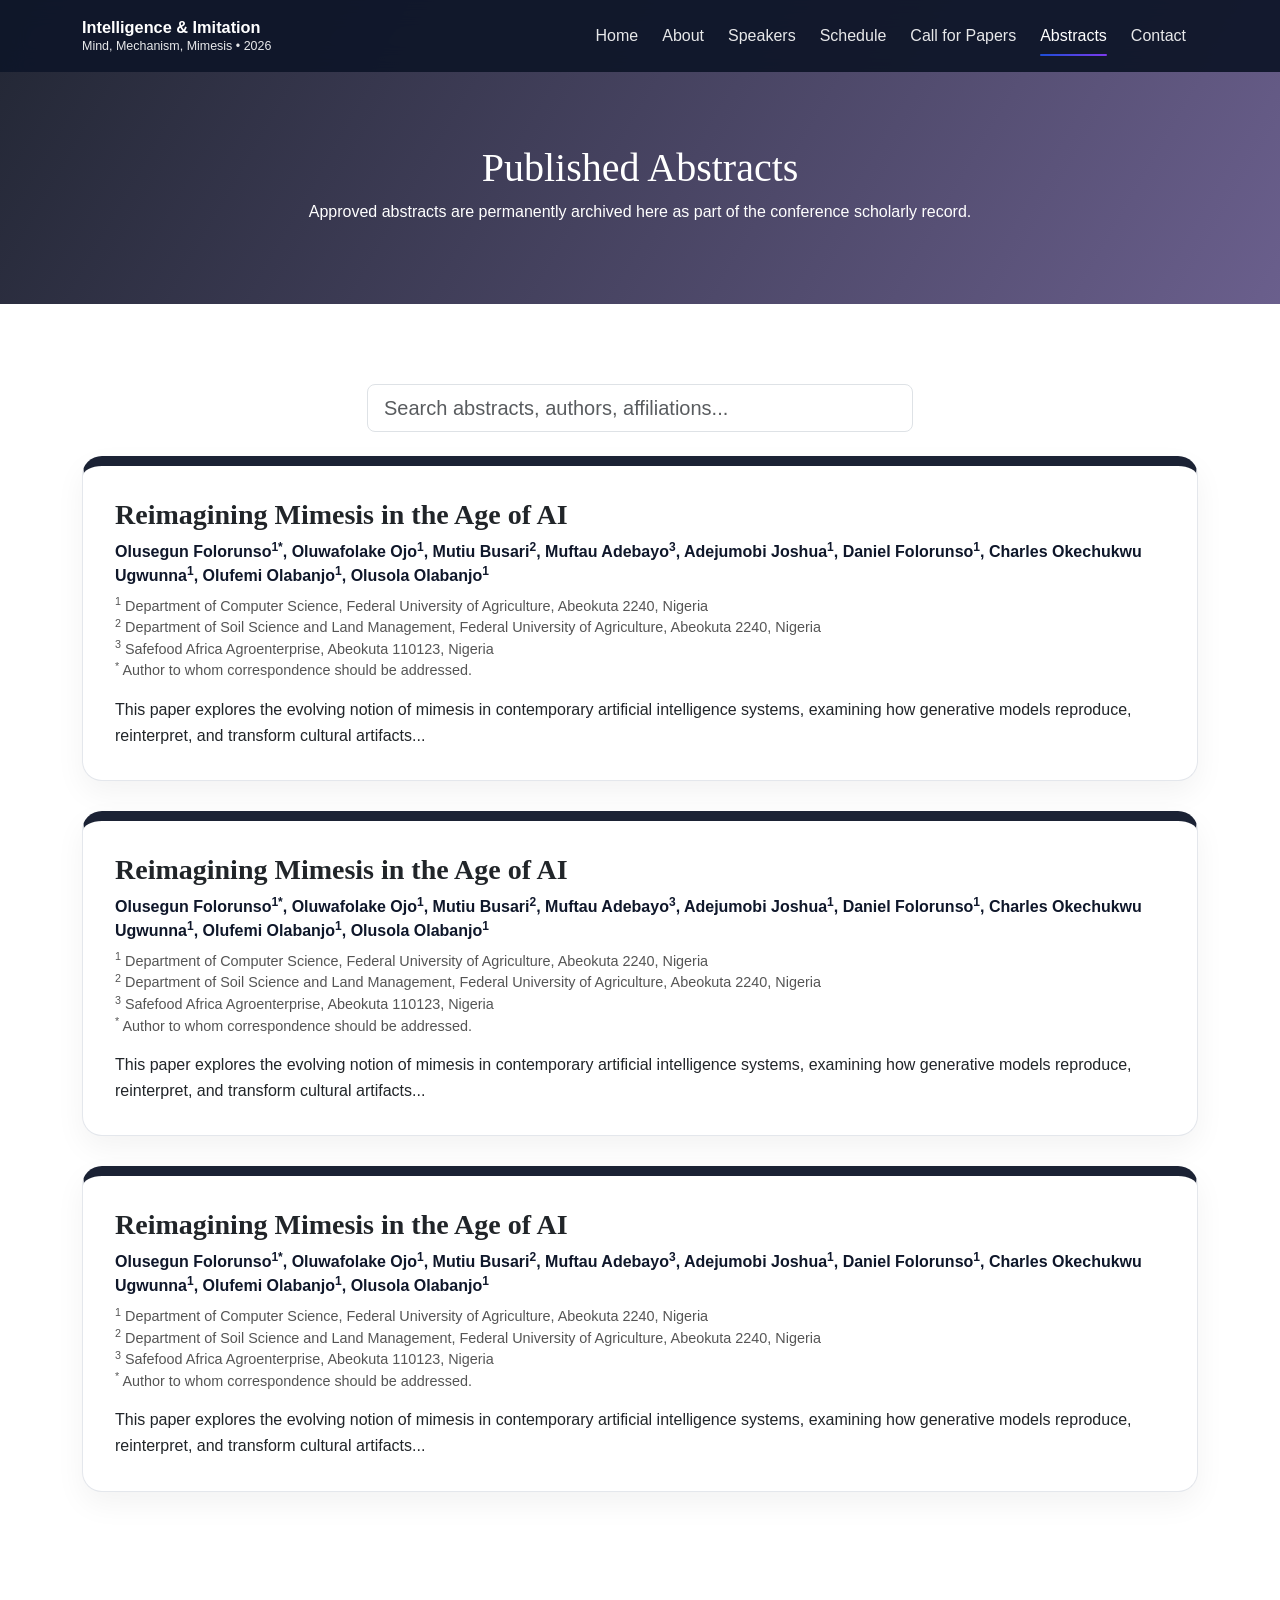
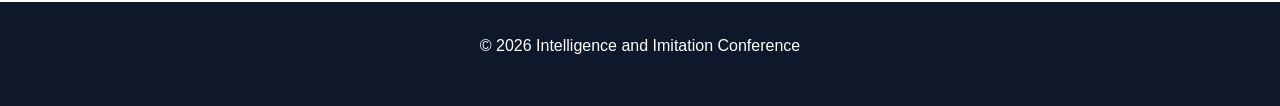
<file: abstracts.html>
<!DOCTYPE html>
<html lang="en">
<head>
<meta charset="UTF-8">
<meta name="viewport" content="width=device-width, initial-scale=1.0">
<title>Intelligence and Imitation | Published Abstracts</title>

<link href="https://cdn.jsdelivr.net/npm/bootstrap@5.3.3/dist/css/bootstrap.min.css" rel="stylesheet">
<link rel="stylesheet" href="https://cdnjs.cloudflare.com/ajax/libs/font-awesome/6.5.2/css/all.min.css">

<style>
body { font-family: Inter, sans-serif; }
h1, h2, h3 { font-family: "Playfair Display", serif; }

.navbar {
    background: rgba(15,23,42,0.95);
    backdrop-filter: blur(12px);
    padding: 0.85rem 0;
}

.navbar-brand {
    color: #fff !important;
    font-weight: 800;
    line-height: 1.1;
    font-size: 1.02rem;
}

.nav-link {
    color: rgba(255,255,255,0.9) !important;
    font-weight: 500;
    margin: 0 0.25rem;
    position: relative;
}

.nav-link.active,
.nav-link:hover {
    color: #fff !important;
}

.nav-link.active::after,
.nav-link:hover::after {
    content: "";
    position: absolute;
    left: 0.5rem;
    right: 0.5rem;
    bottom: 0;
    height: 2px;
    background: linear-gradient(90deg,#1d4ed8,#7c3aed);
    border-radius: 999px;
}

.page-hero {
    padding: 9rem 0 4rem;
    background: linear-gradient(120deg, rgba(10,15,30,.9), rgba(43,27,92,.7));
    color: #fff;
    text-align: center;
}

.section { padding: 5rem 0; }

.abstract-card {
    border: 1px solid #e4e7ec;
    border-radius: 20px;
    padding: 2rem;
    background: #fff;
    box-shadow: 0 12px 30px rgba(0,0,0,.05);
    margin-bottom: 30px;
}

.abstract-title { font-weight: 700; }
.abstract-authors { font-weight: 600; color: #0f172a; }
.abstract-affiliations { font-size: 0.9rem; color: #555; margin-top: 8px; }
.abstract-text { margin-top: 15px; line-height: 1.6; }

.footer {
    background:#0f172a;
    color:#fff;
    padding:2rem 0;
    text-align:center;
}

#noResults {
    display: none;
    text-align: center;
    font-size: 1.2rem;
    color: #777;
}

@media (max-width: 991.98px) {
    .navbar-collapse {
        background: rgba(15,23,42,0.96);
        margin-top: 1rem;
        padding: 1rem;
        border-radius: 18px;
    }
}
</style>
</head>

<body>

<!-- NAVBAR -->
<nav class="navbar navbar-expand-lg navbar-dark fixed-top">
<div class="container">
<a class="navbar-brand text-white" href="index.html">
    Intelligence & Imitation
    <span style="display:block; font-size:0.78rem; font-weight:500; opacity:0.9; margin-top:0.2rem;">
        Mind, Mechanism, Mimesis • 2026
    </span>
</a>

<button class="navbar-toggler" data-bs-toggle="collapse" data-bs-target="#nav">
<span class="navbar-toggler-icon"></span>
</button>

<div class="collapse navbar-collapse" id="nav">
<ul class="navbar-nav ms-auto">
<li class="nav-item"><a class="nav-link" href="index.html">Home</a></li>
<li class="nav-item"><a class="nav-link" href="about.html">About</a></li>
<li class="nav-item"><a class="nav-link" href="speakers.html">Speakers</a></li>
<li class="nav-item"><a class="nav-link" href="schedule.html">Schedule</a></li>
<li class="nav-item"><a class="nav-link" href="call-for-papers.html">Call for Papers</a></li>
<!-- <li class="nav-item"><a class="nav-link" href="registration.html">Registration</a></li> -->
<li class="nav-item"><a class="nav-link active" href="abstracts.html">Abstracts</a></li>
<li class="nav-item"><a class="nav-link" href="contact.html">Contact</a></li>
</ul>
</div>
</div>
</nav>

<!-- HERO -->
<section class="page-hero">
<div class="container">
<h1>Published Abstracts</h1>
<p>Approved abstracts are permanently archived here as part of the conference scholarly record.</p>
</div>
</section>

<!-- ABSTRACTS -->
<section class="section">
<div class="container">

<!-- SEARCH BOX -->
<div class="row mb-4">
<div class="col-md-6 mx-auto">
<input type="text" id="searchBox" class="form-control form-control-lg"
placeholder="Search abstracts, authors, affiliations...">
</div>
</div>

<div id="noResults">No matching abstracts found.</div>

<div style="border-top: 10px solid rgba(15,23,42,0.95);" class="abstract-card searchable"
data-search="reimagining mimesis in the age of ai olusegun folorunso oluwafolake ojo mutiu busari muftau adebayo adejumobi joshua daniel folorunso charles okechukwu ugwunna olufemi olabanjo olusola olabanjo department of computer science federal university of agriculture abeokuta 2240 nigeria department of soil science and land management federal university of agriculture abeokuta 2240 nigeria safefood africa agroenterprise abeokuta 110123 nigeria this paper explores the evolving notion of mimesis in contemporary artificial intelligence systems examining how generative models reproduce reinterpret and transform cultural artifacts">
    <h3 class="abstract-title">Reimagining Mimesis in the Age of AI</h3>

    <div class="abstract-authors">
        Olusegun Folorunso<sup>1*</sup>, 
        Oluwafolake Ojo<sup>1</sup>, 
        Mutiu Busari<sup>2</sup>, 
        Muftau Adebayo<sup>3</sup>, 
        Adejumobi Joshua<sup>1</sup>, 
        Daniel Folorunso<sup>1</sup>, 
        Charles Okechukwu Ugwunna<sup>1</sup>, 
        Olufemi Olabanjo<sup>1</sup>, 
        Olusola Olabanjo<sup>1</sup>
    </div>

    <div class="abstract-affiliations">
        <div><sup>1</sup> Department of Computer Science, Federal University of Agriculture, Abeokuta 2240, Nigeria</div>
        <div><sup>2</sup> Department of Soil Science and Land Management, Federal University of Agriculture, Abeokuta 2240, Nigeria</div>
        <div><sup>3</sup> Safefood Africa Agroenterprise, Abeokuta 110123, Nigeria</div>
        <div><sup>*</sup> Author to whom correspondence should be addressed.</div>
    </div>

    <div class="abstract-text">
        This paper explores the evolving notion of mimesis in contemporary artificial intelligence systems, examining how generative models reproduce, reinterpret, and transform cultural artifacts...
    </div>
</div>

<div style="border-top: 10px solid rgba(15,23,42,0.95);" class="abstract-card searchable"
data-search="reimagining mimesis in the age of ai olusegun folorunso oluwafolake ojo mutiu busari muftau adebayo adejumobi joshua daniel folorunso charles okechukwu ugwunna olufemi olabanjo olusola olabanjo department of computer science federal university of agriculture abeokuta 2240 nigeria department of soil science and land management federal university of agriculture abeokuta 2240 nigeria safefood africa agroenterprise abeokuta 110123 nigeria this paper explores the evolving notion of mimesis in contemporary artificial intelligence systems examining how generative models reproduce reinterpret and transform cultural artifacts">
    <h3 class="abstract-title">Reimagining Mimesis in the Age of AI</h3>

    <div class="abstract-authors">
        Olusegun Folorunso<sup>1*</sup>, 
        Oluwafolake Ojo<sup>1</sup>, 
        Mutiu Busari<sup>2</sup>, 
        Muftau Adebayo<sup>3</sup>, 
        Adejumobi Joshua<sup>1</sup>, 
        Daniel Folorunso<sup>1</sup>, 
        Charles Okechukwu Ugwunna<sup>1</sup>, 
        Olufemi Olabanjo<sup>1</sup>, 
        Olusola Olabanjo<sup>1</sup>
    </div>

    <div class="abstract-affiliations">
        <div><sup>1</sup> Department of Computer Science, Federal University of Agriculture, Abeokuta 2240, Nigeria</div>
        <div><sup>2</sup> Department of Soil Science and Land Management, Federal University of Agriculture, Abeokuta 2240, Nigeria</div>
        <div><sup>3</sup> Safefood Africa Agroenterprise, Abeokuta 110123, Nigeria</div>
        <div><sup>*</sup> Author to whom correspondence should be addressed.</div>
    </div>

    <div class="abstract-text">
        This paper explores the evolving notion of mimesis in contemporary artificial intelligence systems, examining how generative models reproduce, reinterpret, and transform cultural artifacts...
    </div>
</div>

<div style="border-top: 10px solid rgba(15,23,42,0.95);" class="abstract-card searchable"
data-search="reimagining mimesis in the age of ai olusegun folorunso oluwafolake ojo mutiu busari muftau adebayo adejumobi joshua daniel folorunso charles okechukwu ugwunna olufemi olabanjo olusola olabanjo department of computer science federal university of agriculture abeokuta 2240 nigeria department of soil science and land management federal university of agriculture abeokuta 2240 nigeria safefood africa agroenterprise abeokuta 110123 nigeria this paper explores the evolving notion of mimesis in contemporary artificial intelligence systems examining how generative models reproduce reinterpret and transform cultural artifacts">
    <h3 class="abstract-title">Reimagining Mimesis in the Age of AI</h3>

    <div class="abstract-authors">
        Olusegun Folorunso<sup>1*</sup>, 
        Oluwafolake Ojo<sup>1</sup>, 
        Mutiu Busari<sup>2</sup>, 
        Muftau Adebayo<sup>3</sup>, 
        Adejumobi Joshua<sup>1</sup>, 
        Daniel Folorunso<sup>1</sup>, 
        Charles Okechukwu Ugwunna<sup>1</sup>, 
        Olufemi Olabanjo<sup>1</sup>, 
        Olusola Olabanjo<sup>1</sup>
    </div>

    <div class="abstract-affiliations">
        <div><sup>1</sup> Department of Computer Science, Federal University of Agriculture, Abeokuta 2240, Nigeria</div>
        <div><sup>2</sup> Department of Soil Science and Land Management, Federal University of Agriculture, Abeokuta 2240, Nigeria</div>
        <div><sup>3</sup> Safefood Africa Agroenterprise, Abeokuta 110123, Nigeria</div>
        <div><sup>*</sup> Author to whom correspondence should be addressed.</div>
    </div>

    <div class="abstract-text">
        This paper explores the evolving notion of mimesis in contemporary artificial intelligence systems, examining how generative models reproduce, reinterpret, and transform cultural artifacts...
    </div>
</div>

</div>
</section>

<!-- FOOTER -->
<footer class="footer">
<div class="container">
<p>© 2026 Intelligence and Imitation Conference</p>
</div>
</footer>

<script src="https://code.jquery.com/jquery-3.7.1.min.js"></script>
<script src="https://cdn.jsdelivr.net/npm/bootstrap@5.3.3/dist/js/bootstrap.bundle.min.js"></script>

<script>
$(document).ready(function () {
    $("#searchBox").on("keyup", function () {
        let value = $(this).val().toLowerCase();
        let visibleCount = 0;

        $(".searchable").each(function () {
            let text = $(this).data("search");

            if (text.includes(value)) {
                $(this).fadeIn(200);
                visibleCount++;
            } else {
                $(this).fadeOut(200);
            }
        });

        if (visibleCount === 0) {
            $("#noResults").fadeIn();
        } else {
            $("#noResults").hide();
        }
    });
});
</script>

</body>
</html>
</file>
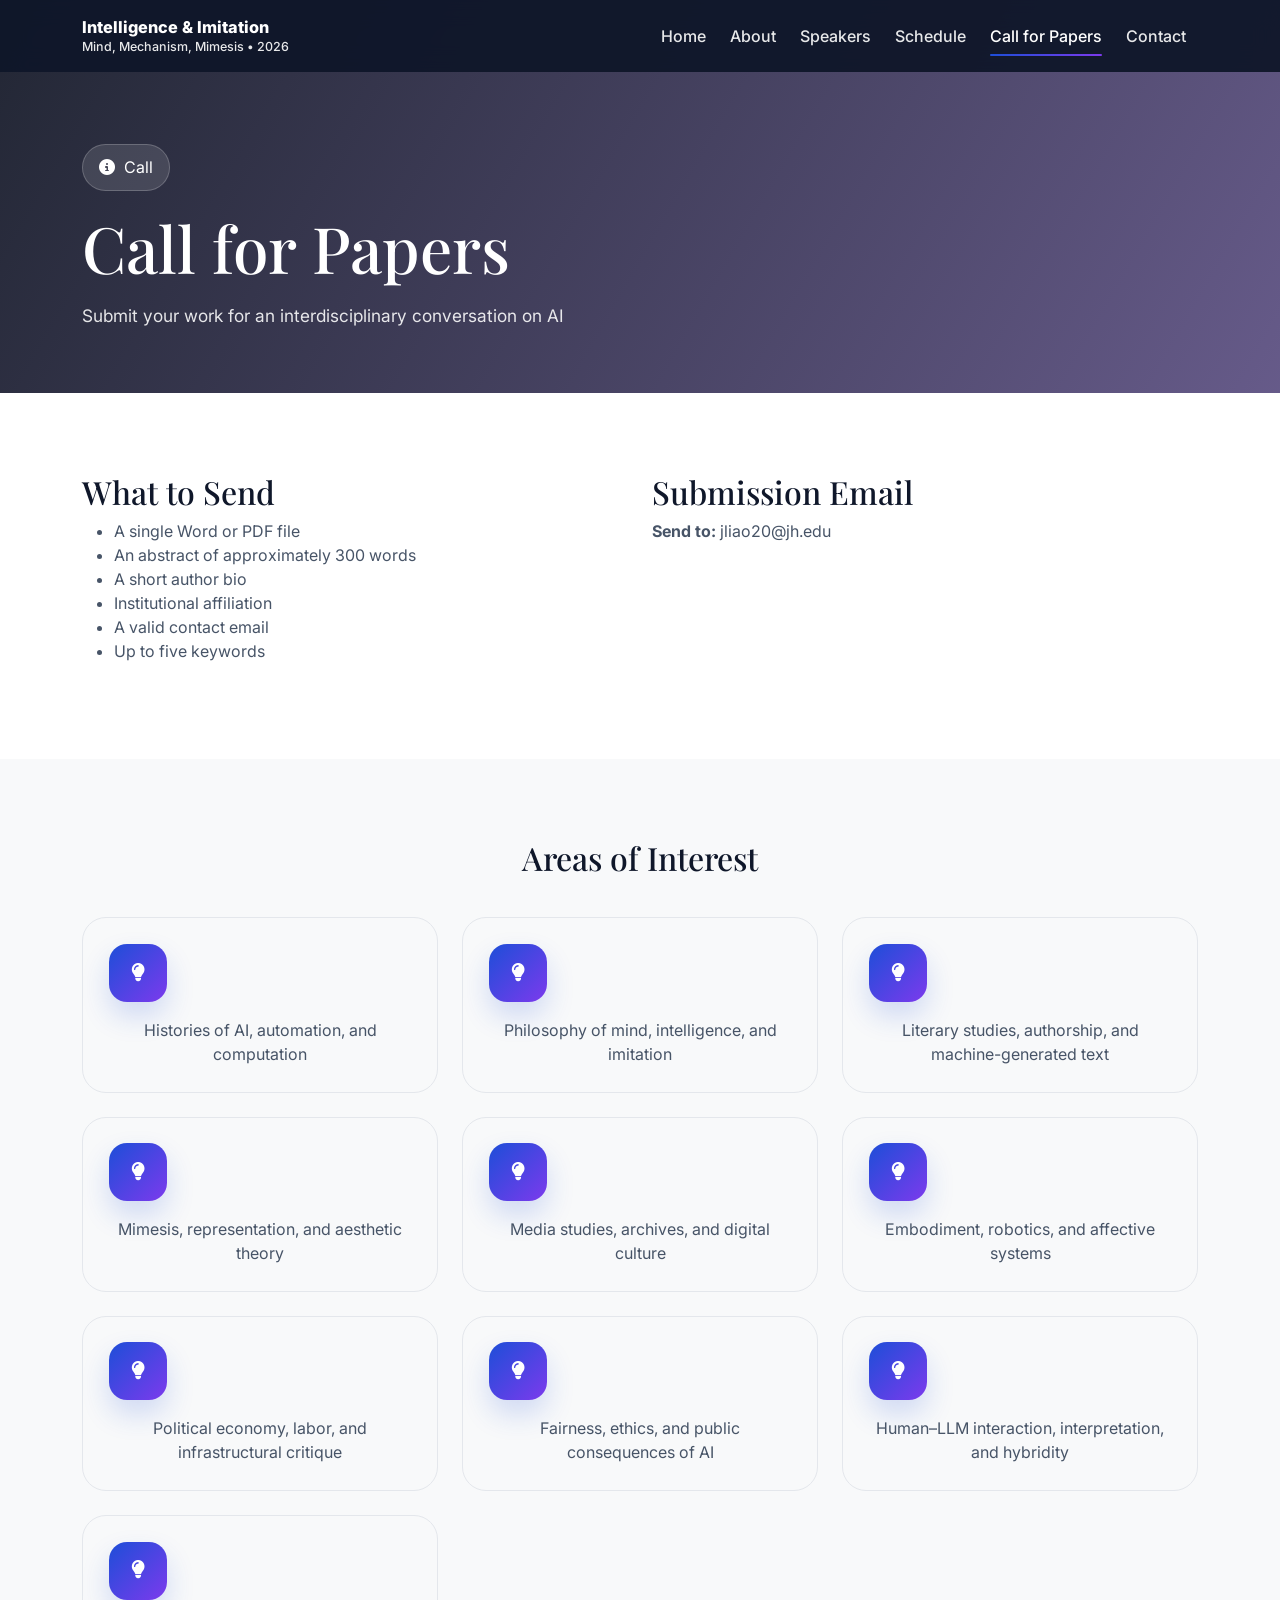
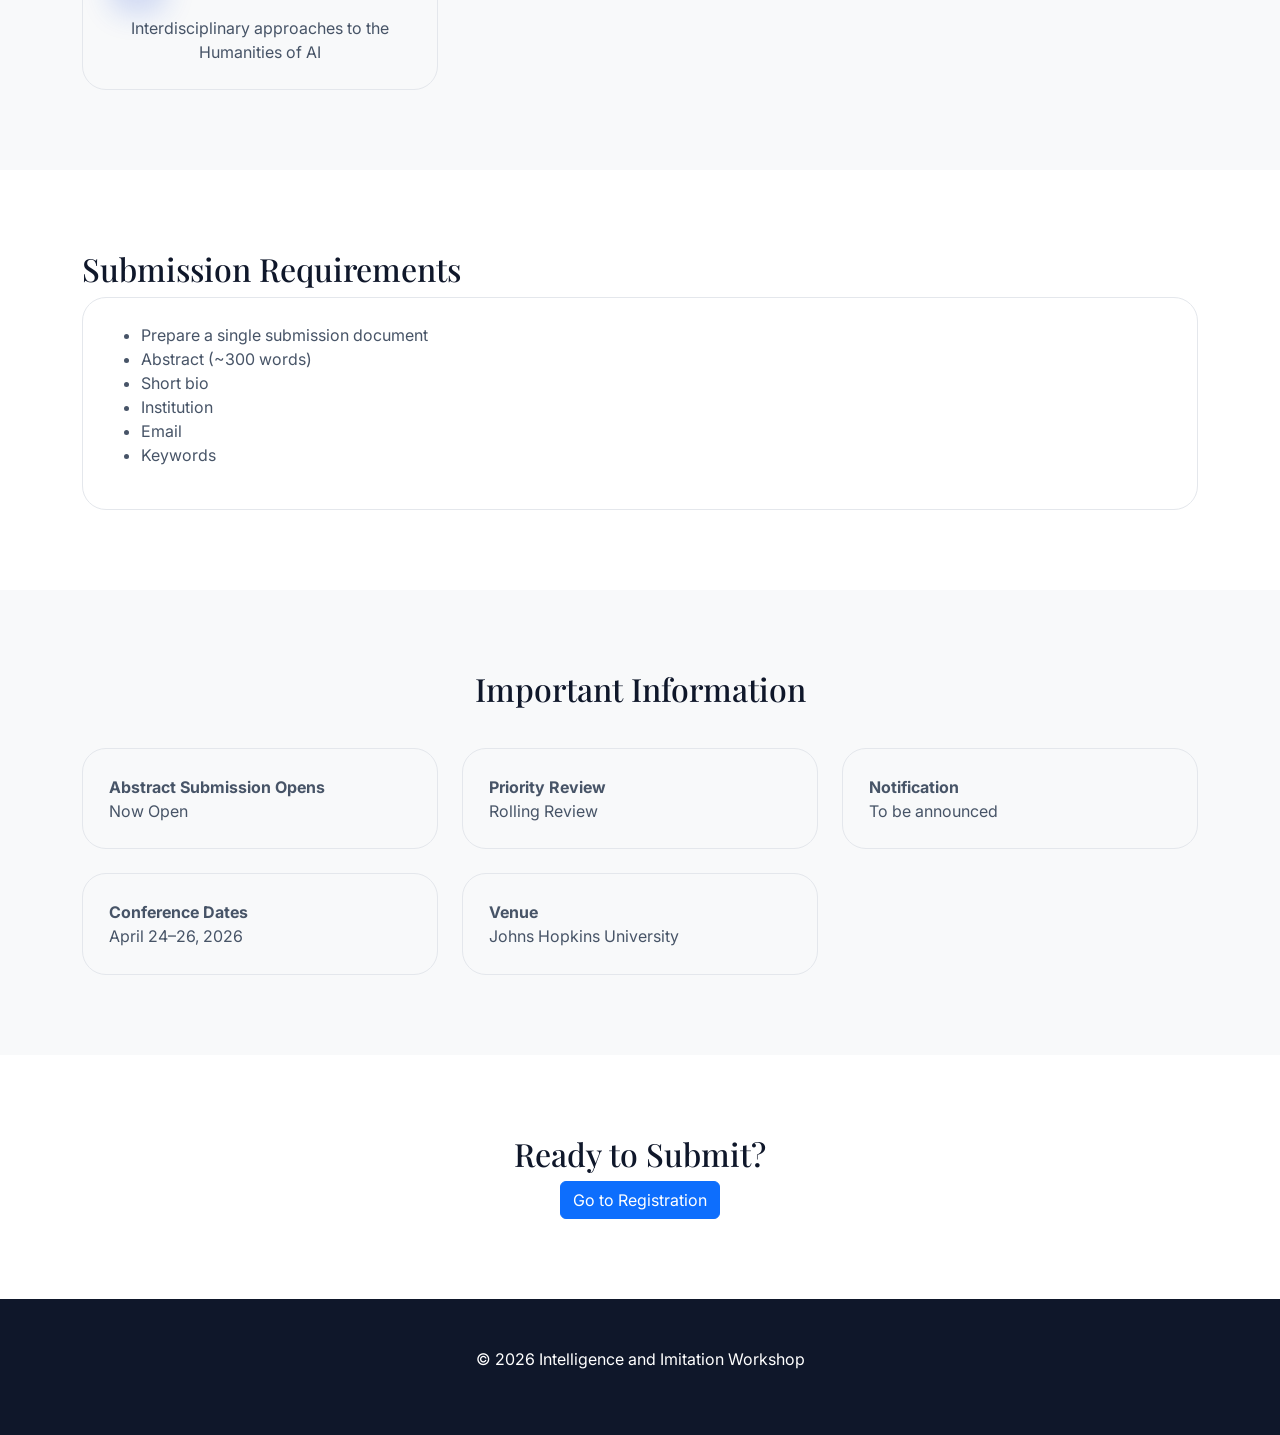
<file: call-for-papers.html>
<!DOCTYPE html>
<html lang="en">
<head>
  <meta charset="UTF-8">
  <meta name="viewport" content="width=device-width, initial-scale=1.0">
  <meta name="description" content="Meet the keynote and featured speakers for the Intelligence and Imitation conference.">
  <meta name="keywords" content="conference speakers, keynote speakers, AI humanities, intelligence imitation, Johns Hopkins">
  <meta name="author" content="Conference Web Team">
  <title>Intelligence and Imitation | Speakers</title>

  <link rel="preconnect" href="https://fonts.googleapis.com">
  <link rel="preconnect" href="https://fonts.gstatic.com" crossorigin>
  <link href="https://fonts.googleapis.com/css2?family=Inter:wght@400;500;600;700;800&family=Playfair+Display:wght@600;700;800&display=swap" rel="stylesheet">
  <link href="https://cdn.jsdelivr.net/npm/bootstrap@5.3.3/dist/css/bootstrap.min.css" rel="stylesheet">
  <link rel="stylesheet" href="https://cdnjs.cloudflare.com/ajax/libs/font-awesome/6.5.2/css/all.min.css">

  <style>
    :root {
      --primary: #0f172a;
      --secondary: #1d4ed8;
      --accent: #7c3aed;
      --soft: #f8fafc;
      --text: #475467;
      --border: #e4e7ec;
    }

    * { box-sizing: border-box; }

    body {
      margin: 0;
      font-family: 'Inter', sans-serif;
      color: var(--text);
      background: #ffffff;
    }

    h1, h2, h3, h4, h5, h6 {
      font-family: 'Playfair Display', serif;
      color: var(--primary);
    }

    .navbar {
      background: rgba(15, 23, 42, 0.95);
      backdrop-filter: blur(12px);
      padding: 0.85rem 0;
    }

    .navbar-brand {
      color: #fff !important;
      font-weight: 800;
      line-height: 1.1;
      font-size: 1.02rem;
    }

    .navbar-brand span {
      display: block;
      font-size: 0.78rem;
      font-weight: 500;
      opacity: 0.9;
      margin-top: 0.2rem;
    }

    .nav-link {
      color: rgba(255,255,255,0.9) !important;
      font-weight: 500;
      margin: 0 0.25rem;
      position: relative;
    }

    .nav-link.active,
    .nav-link:hover {
      color: #fff !important;
    }

    .nav-link.active::after,
    .nav-link:hover::after {
      content: "";
      position: absolute;
      left: 0.5rem;
      right: 0.5rem;
      bottom: 0;
      height: 2px;
      background: linear-gradient(90deg, var(--secondary), var(--accent));
      border-radius: 999px;
    }

    .btn-brand {
      background: linear-gradient(135deg, var(--secondary), var(--accent));
      color: #fff;
      border: none;
      border-radius: 999px;
      padding: 0.9rem 1.5rem;
      font-weight: 700;
      box-shadow: 0 14px 30px rgba(29, 78, 216, 0.22);
    }

    .btn-brand:hover { color: #fff; }

    .page-hero {
      padding: 9rem 0 4rem;
      background:
        linear-gradient(120deg, rgba(10, 15, 30, 0.9), rgba(43, 27, 92, 0.72)),
        url('https://images.unsplash.com/photo-1511578314322-379afb476865?auto=format&fit=crop&w=1600&q=80') center/cover no-repeat;
      color: #fff;
      position: relative;
    }

    .page-hero h1 {
      color: #fff;
      font-size: clamp(2.4rem, 5vw, 4.1rem);
      margin-bottom: 1rem;
    }

    .page-hero p {
      max-width: 820px;
      color: rgba(255,255,255,0.88);
      font-size: 1.08rem;
      margin-bottom: 0;
    }

    .hero-badge {
      display: inline-flex;
      align-items: center;
      gap: 0.55rem;
      background: rgba(255,255,255,0.12);
      border: 1px solid rgba(255,255,255,0.2);
      color: #fff;
      padding: 0.65rem 1rem;
      border-radius: 999px;
      margin-bottom: 1.2rem;
    }

    .mini-label {
      font-size: 0.8rem;
      text-transform: uppercase;
      letter-spacing: 0.12em;
      font-weight: 800;
      color: var(--secondary);
      margin-bottom: 0.8rem;
    }

    .section {
      padding: 5rem 0;
    }

    .section-title {
      font-size: clamp(2rem, 4vw, 3rem);
      margin-bottom: 0.9rem;
    }

    .section-subtitle {
      max-width: 820px;
      color: #667085;
    }

    .stats-strip {
      background: linear-gradient(135deg, #111827, #1d4ed8 55%, #7c3aed);
      color: #fff;
      border-radius: 28px;
      padding: 2rem 1rem;
      box-shadow: 0 20px 45px rgba(29,78,216,0.18);
    }

    .stat-item h3 {
      color: #fff;
      font-size: 2.1rem;
      margin-bottom: 0.2rem;
    }

    .speaker-card {
      background: #fff;
      border: 1px solid var(--border);
      border-radius: 28px;
      padding: 1.7rem;
      height: 100%;
      box-shadow: 0 14px 32px rgba(16,24,40,0.05);
      transition: all 0.3s ease;
      position: relative;
      overflow: hidden;
    }

    .speaker-card:hover {
      transform: translateY(-6px);
      box-shadow: 0 22px 42px rgba(16,24,40,0.10);
    }

    .speaker-card::before {
      content: "";
      position: absolute;
      top: 0;
      left: 0;
      right: 0;
      height: 6px;
      background: linear-gradient(90deg, var(--secondary), var(--accent));
    }

    .speaker-top {
      display: flex;
      align-items: center;
      gap: 1rem;
      margin-bottom: 1.2rem;
    }

    .speaker-avatar {
      width: 78px;
      height: 78px;
      border-radius: 50%;
      display: flex;
      align-items: center;
      justify-content: center;
      background: linear-gradient(135deg, #eef4ff, #f5f3ff);
      color: var(--secondary);
      font-size: 1.35rem;
      font-weight: 800;
      border: 1px solid var(--border);
      flex-shrink: 0;
    }

    .speaker-badge {
      display: inline-block;
      padding: 0.42rem 0.85rem;
      border-radius: 999px;
      background: #eef4ff;
      color: var(--secondary);
      font-size: 0.78rem;
      font-weight: 800;
      margin-bottom: 0.7rem;
    }

    .speaker-name {
      margin-bottom: 0.3rem;
    }

    .speaker-title {
      color: #344054;
      font-weight: 600;
      margin-bottom: 0.2rem;
      font-size: 0.96rem;
    }

    .speaker-inst {
      color: #667085;
      font-size: 0.92rem;
      margin-bottom: 0;
    }

    .speaker-topic {
      background: linear-gradient(180deg, #f8faff 0%, #eef4ff 100%);
      border: 1px solid #dbe7ff;
      border-radius: 18px;
      padding: 0.95rem 1rem;
      margin: 1rem 0;
    }

    .speaker-topic strong {
      color: var(--primary);
      display: block;
      margin-bottom: 0.2rem;
    }

    .speaker-meta {
      display: flex;
      flex-wrap: wrap;
      gap: 0.7rem;
      margin-top: 1rem;
    }

    .meta-pill {
      display: inline-flex;
      align-items: center;
      gap: 0.45rem;
      padding: 0.55rem 0.85rem;
      border-radius: 999px;
      background: #f9fafb;
      color: #475467;
      font-size: 0.84rem;
      border: 1px solid #eaecf0;
    }

    .feature-card,
    .cta-card,
    .summary-card {
      background: #fff;
      border: 1px solid var(--border);
      border-radius: 24px;
      padding: 1.6rem;
      box-shadow: 0 14px 30px rgba(16,24,40,0.05);
      height: 100%;
      transition: all 0.3s ease;
    }

    .feature-card:hover,
    .cta-card:hover,
    .summary-card:hover {
      transform: translateY(-5px);
      box-shadow: 0 20px 38px rgba(16,24,40,0.10);
    }

    .icon-wrap {
      width: 58px;
      height: 58px;
      border-radius: 18px;
      display: inline-flex;
      align-items: center;
      justify-content: center;
      font-size: 1.15rem;
      color: #fff;
      margin-bottom: 1rem;
      background: linear-gradient(135deg, var(--secondary), var(--accent));
      box-shadow: 0 14px 28px rgba(29,78,216,0.18);
    }

    .footer {
      background: #0f172a;
      color: rgba(255,255,255,0.78);
      padding: 3.5rem 0 1.5rem;
    }

    .footer-title {
      color: #fff;
      font-weight: 700;
      margin-bottom: 1rem;
      font-family: 'Inter', sans-serif;
    }

    .footer a {
      color: rgba(255,255,255,0.84);
      text-decoration: none;
    }

    .footer a:hover { color: #fff; }

    .footer-list {
      list-style: none;
      margin: 0;
      padding: 0;
    }

    .footer-list li {
      margin-bottom: 0.65rem;
    }

    .copyright {
      border-top: 1px solid rgba(255,255,255,0.1);
      margin-top: 2rem;
      padding-top: 1.2rem;
      font-size: 0.92rem;
    }

    @media (max-width: 991.98px) {
      .navbar-collapse {
        background: rgba(15, 23, 42, 0.96);
        margin-top: 1rem;
        padding: 1rem;
        border-radius: 18px;
      }
    }

    @media (max-width: 767.98px) {
      .section {
        padding: 4rem 0;
      }

      .speaker-top {
        align-items: flex-start;
      }
    }

body{font-family:'Inter',sans-serif;color:var(--text);}
h1,h2,h3,h4{font-family:'Playfair Display',serif;color:var(--primary);}
.navbar{background:rgba(15,23,42,.95);}
.page-hero{padding:9rem 0 4rem;background:linear-gradient(120deg,rgba(10,15,30,.9),rgba(43,27,92,.72)),url('https://images.unsplash.com/photo-1455390582262-044cdead277a?auto=format&fit=crop&w=1600&q=80') center/cover;color:#fff;}
.section{padding:5rem 0;}
.content-card,.theme-card,.date-card,.submission-card{border:1px solid var(--border);border-radius:24px;padding:1.6rem;}
.icon-wrap{width:58px;height:58px;border-radius:18px;background:linear-gradient(135deg,var(--secondary),var(--accent));color:#fff;display:flex;align-items:center;justify-content:center;margin-bottom:1rem;}
.footer{background:#0f172a;color:#fff;padding:3rem 0;text-align:center;}
  </style>
</head>
<body>

<!-- NAV -->

<nav class="navbar navbar-expand-lg navbar-dark fixed-top">
  <div class="container">
    <a class="navbar-brand" href="index.html">
      Intelligence & Imitation
      <span style="display:block; font-size:0.78rem; font-weight:500; opacity:0.9; margin-top:0.2rem;">
        Mind, Mechanism, Mimesis • 2026
      </span>
    </a>

    <button class="navbar-toggler" type="button" data-bs-toggle="collapse" data-bs-target="#mainNav">
      <span class="navbar-toggler-icon"></span>
    </button>

    <div class="collapse navbar-collapse" id="mainNav">
      <ul class="navbar-nav ms-auto align-items-lg-center">
        <li class="nav-item"><a class="nav-link" href="index.html">Home</a></li>
        <li class="nav-item"><a class="nav-link" href="about.html">About</a></li>
        <li class="nav-item"><a class="nav-link" href="speakers.html">Speakers</a></li>
        <li class="nav-item"><a class="nav-link " href="schedule.html">Schedule</a></li>
        <li class="nav-item"><a class="nav-link active" href="call-for-papers.html">Call for Papers</a></li>
        <!-- <li class="nav-item"><a class="nav-link" href="registration.html">Registration</a></li> -->
        <li class="nav-item"><a class="nav-link" href="contact.html">Contact</a></li>
         
      </ul>
    </div>
  </div>
</nav>

<!-- HERO -->
<!-- <section class="page-hero text-center">
<div class="container">
<h1>Call for Papers</h1>
<p>Submit your work for an interdisciplinary conversation on AI</p>
</div>
</section> -->

<section class="page-hero">
    <div class="container">
      <div class="hero-badge">
        <i class="fa-solid fa-circle-info"></i>
        Call
      </div>
      <h1>Call for Papers</h1>
   <p>Submit your work for an interdisciplinary conversation on AI</p>

    </div>
  </section>

<!-- SUBMISSION SNAPSHOT -->
<section class="section">
<div class="container">
<div class="row">
<div class="col-lg-6">
<h2>What to Send</h2>
<ul>
<li>A single Word or PDF file</li>
<li>An abstract of approximately 300 words</li>
<li>A short author bio</li>
<li>Institutional affiliation</li>
<li>A valid contact email</li>
<li>Up to five keywords</li>
</ul>
</div>

<div class="col-lg-6">
<h2>Submission Email</h2>
<p><strong>Send to:</strong> jliao20@jh.edu</p>
</div>
</div>
</div>
</section>

<!-- THEMES -->
<section class="section bg-light">
<div class="container text-center">
<h2>Areas of Interest</h2>
<div class="row g-4 mt-3">

<div class="col-md-4"><div class="theme-card"><div class="icon-wrap"><i class="fa-solid fa-lightbulb"></i></div>Histories of AI, automation, and computation</div></div>
<div class="col-md-4"><div class="theme-card"><div class="icon-wrap"><i class="fa-solid fa-lightbulb"></i></div>Philosophy of mind, intelligence, and imitation</div></div>
<div class="col-md-4"><div class="theme-card"><div class="icon-wrap"><i class="fa-solid fa-lightbulb"></i></div>Literary studies, authorship, and machine-generated text</div></div>

<div class="col-md-4"><div class="theme-card"><div class="icon-wrap"><i class="fa-solid fa-lightbulb"></i></div>Mimesis, representation, and aesthetic theory</div></div>
<div class="col-md-4"><div class="theme-card"><div class="icon-wrap"><i class="fa-solid fa-lightbulb"></i></div>Media studies, archives, and digital culture</div></div>
<div class="col-md-4"><div class="theme-card"><div class="icon-wrap"><i class="fa-solid fa-lightbulb"></i></div>Embodiment, robotics, and affective systems</div></div>

<div class="col-md-4"><div class="theme-card"><div class="icon-wrap"><i class="fa-solid fa-lightbulb"></i></div>Political economy, labor, and infrastructural critique</div></div>
<div class="col-md-4"><div class="theme-card"><div class="icon-wrap"><i class="fa-solid fa-lightbulb"></i></div>Fairness, ethics, and public consequences of AI</div></div>
<div class="col-md-4"><div class="theme-card"><div class="icon-wrap"><i class="fa-solid fa-lightbulb"></i></div>Human–LLM interaction, interpretation, and hybridity</div></div>

<div class="col-md-4"><div class="theme-card"><div class="icon-wrap"><i class="fa-solid fa-lightbulb"></i></div>Interdisciplinary approaches to the Humanities of AI</div></div>

</div>
</div>
</section>

<!-- REQUIREMENTS -->
<section class="section">
<div class="container">
<h2>Submission Requirements</h2>
<div class="content-card">
<ul>
<li>Prepare a single submission document</li>
<li>Abstract (~300 words)</li>
<li>Short bio</li>
<li>Institution</li>
<li>Email</li>
<li>Keywords</li>
</ul>
</div>
</div>
</section>

<!-- IMPORTANT DATES -->
<section class="section bg-light">
<div class="container">
<h2 class="text-center">Important Information</h2>

<div class="row g-4 mt-3">

<div class="col-md-4"><div class="date-card"><strong>Abstract Submission Opens</strong><br>Now Open</div></div>
<div class="col-md-4"><div class="date-card"><strong>Priority Review</strong><br>Rolling Review</div></div>
<div class="col-md-4"><div class="date-card"><strong>Notification</strong><br>To be announced</div></div>
<div class="col-md-4"><div class="date-card"><strong>Conference Dates</strong><br>April 24–26, 2026</div></div>
<div class="col-md-4"><div class="date-card"><strong>Venue</strong><br>Johns Hopkins University</div></div>

</div>
</div>
</section>

<!-- CTA -->
<section class="section text-center">
<div class="container">
<h2>Ready to Submit?</h2>
<a href="registration.html" class="btn btn-primary">Go to Registration</a>
</div>
</section>

<!-- FOOTER -->
<footer class="footer">
<p>© 2026 Intelligence and Imitation Workshop</p>
</footer>

</body>
</html>
</file>
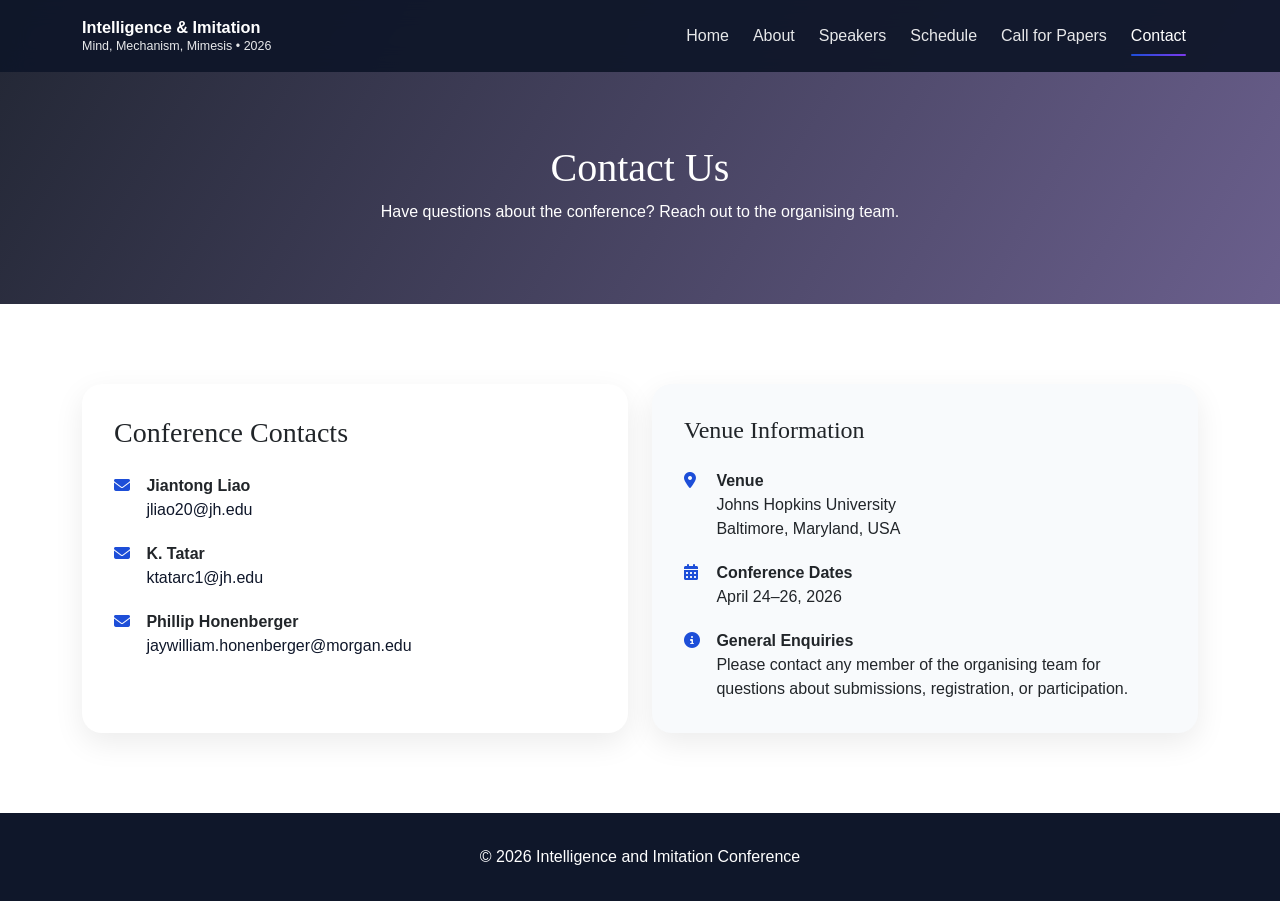
<file: contact.html>
<!DOCTYPE html>
<html lang="en">
<head>
  <meta charset="UTF-8">
  <meta name="viewport" content="width=device-width, initial-scale=1.0">
  <title>Intelligence and Imitation | Contact</title>

  <link href="https://cdn.jsdelivr.net/npm/bootstrap@5.3.3/dist/css/bootstrap.min.css" rel="stylesheet">
  <link rel="stylesheet" href="https://cdnjs.cloudflare.com/ajax/libs/font-awesome/6.5.2/css/all.min.css">

  <style>
    body { font-family: Inter, sans-serif; }
    h1, h2, h3, h4, h5 { font-family: "Playfair Display", serif; }

    .navbar {
      background: rgba(15,23,42,0.95);
      backdrop-filter: blur(12px);
      padding: 0.85rem 0;
    }

    .navbar-brand {
      color: #fff !important;
      font-weight: 800;
      line-height: 1.1;
      font-size: 1.02rem;
    }

    .nav-link {
      color: rgba(255,255,255,0.9) !important;
      font-weight: 500;
      margin: 0 0.25rem;
      position: relative;
    }

    .nav-link.active,
    .nav-link:hover {
      color: #fff !important;
    }

    .nav-link.active::after,
    .nav-link:hover::after {
      content: "";
      position: absolute;
      left: 0.5rem;
      right: 0.5rem;
      bottom: 0;
      height: 2px;
      background: linear-gradient(90deg,#1d4ed8,#7c3aed);
      border-radius: 999px;
    }

    .page-hero {
      padding: 9rem 0 4rem;
      background: linear-gradient(120deg, rgba(10,15,30,.9), rgba(43,27,92,.7));
      color: #fff;
    }

    .section {
      padding: 5rem 0;
    }

    .contact-card,
    .info-card {
      background: #fff;
      padding: 2rem;
      border-radius: 20px;
      box-shadow: 0 10px 30px rgba(0,0,0,.08);
      height: 100%;
    }

    .info-card {
      background: #f8fafc;
    }

    .contact-item {
      display: flex;
      align-items: flex-start;
      gap: 0.9rem;
      margin-bottom: 1.25rem;
    }

    .contact-item i {
      color: #1d4ed8;
      margin-top: 0.2rem;
      font-size: 1rem;
      min-width: 18px;
    }

    .contact-item a {
      color: #0f172a;
      text-decoration: none;
    }

    .contact-item a:hover {
      color: #1d4ed8;
    }

    .footer {
      background: #0f172a;
      color: #fff;
      padding: 2rem 0;
    }

    @media (max-width: 991.98px) {
      .navbar-collapse {
        background: rgba(15,23,42,0.96);
        margin-top: 1rem;
        padding: 1rem;
        border-radius: 18px;
      }
    }
  </style>
</head>
<body>

  <nav class="navbar navbar-expand-lg navbar-dark fixed-top">
    <div class="container">
      <a class="navbar-brand" href="index.html">
        Intelligence & Imitation
        <span style="display:block; font-size:0.78rem; font-weight:500; opacity:0.9; margin-top:0.2rem;">
          Mind, Mechanism, Mimesis • 2026
        </span>
      </a>

      <button class="navbar-toggler" type="button" data-bs-toggle="collapse" data-bs-target="#nav">
        <span class="navbar-toggler-icon"></span>
      </button>

      <div class="collapse navbar-collapse" id="nav">
        <ul class="navbar-nav ms-auto">
          <li class="nav-item"><a class="nav-link" href="index.html">Home</a></li>
          <li class="nav-item"><a class="nav-link" href="about.html">About</a></li>
          <li class="nav-item"><a class="nav-link" href="speakers.html">Speakers</a></li>
          <li class="nav-item"><a class="nav-link" href="schedule.html">Schedule</a></li>
          <li class="nav-item"><a class="nav-link" href="call-for-papers.html">Call for Papers</a></li>
          <!-- <li class="nav-item"><a class="nav-link" href="registration.html">Registration</a></li> -->
          <li class="nav-item"><a class="nav-link active" href="contact.html">Contact</a></li>
        </ul>
      </div>
    </div>
  </nav>

  <section class="page-hero text-center">
    <div class="container">
      <h1>Contact Us</h1>
      <p>Have questions about the conference? Reach out to the organising team.</p>
    </div>
  </section>

  <section class="section">
    <div class="container">
      <div class="row g-4">
        <div class="col-lg-6">
          <div class="contact-card">
            <h3 class="mb-4">Conference Contacts</h3>

            <div class="contact-item">
              <i class="fa-solid fa-envelope"></i>
              <div>
                <strong>Jiantong Liao</strong><br>
                <a href="mailto:jliao20@jh.edu">jliao20@jh.edu</a>
              </div>
            </div>

            <div class="contact-item">
              <i class="fa-solid fa-envelope"></i>
              <div>
                <strong>K. Tatar</strong><br>
                <a href="mailto:ktatarc1@jh.edu">ktatarc1@jh.edu</a>
              </div>
            </div>

            <div class="contact-item mb-0">
              <i class="fa-solid fa-envelope"></i>
              <div>
                <strong>Phillip Honenberger</strong><br>
                <a href="mailto:jaywilliam.honenberger@morgan.edu">jaywilliam.honenberger@morgan.edu</a>
              </div>
            </div>
          </div>
        </div>

        <div class="col-lg-6">
          <div class="info-card">
            <h4 class="mb-4">Venue Information</h4>

            <div class="contact-item">
              <i class="fa-solid fa-location-dot"></i>
              <div>
                <strong>Venue</strong><br>
                Johns Hopkins University<br>
                Baltimore, Maryland, USA
              </div>
            </div>

            <div class="contact-item">
              <i class="fa-solid fa-calendar-days"></i>
              <div>
                <strong>Conference Dates</strong><br>
                April 24–26, 2026
              </div>
            </div>

            <div class="contact-item mb-0">
              <i class="fa-solid fa-circle-info"></i>
              <div>
                <strong>General Enquiries</strong><br>
                Please contact any member of the organising team for questions about submissions, registration, or participation.
              </div>
            </div>
          </div>
        </div>
      </div>
    </div>
  </section>

  <footer class="footer text-center">
    <div class="container">
      <p class="mb-0">© 2026 Intelligence and Imitation Conference</p>
    </div>
  </footer>

  <script src="https://cdn.jsdelivr.net/npm/bootstrap@5.3.3/dist/js/bootstrap.bundle.min.js"></script>
</body>
</html>
</file>
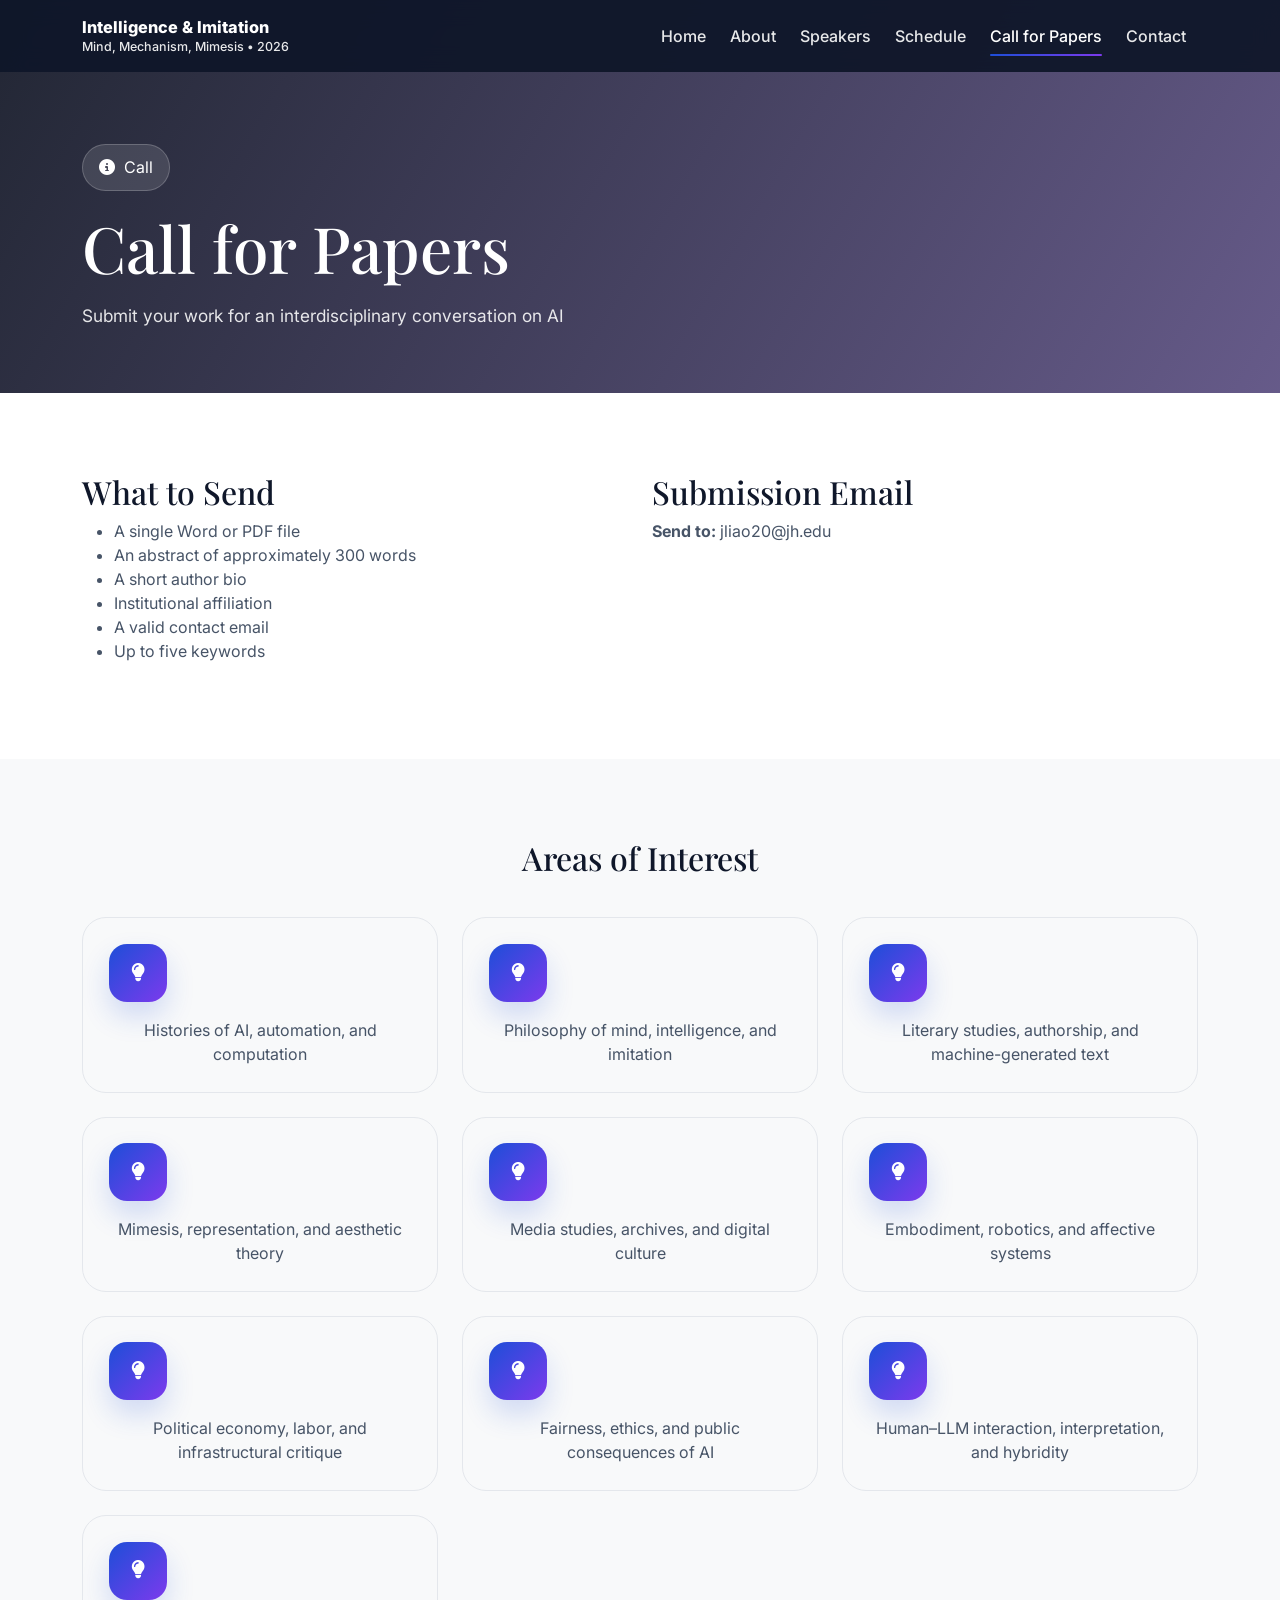
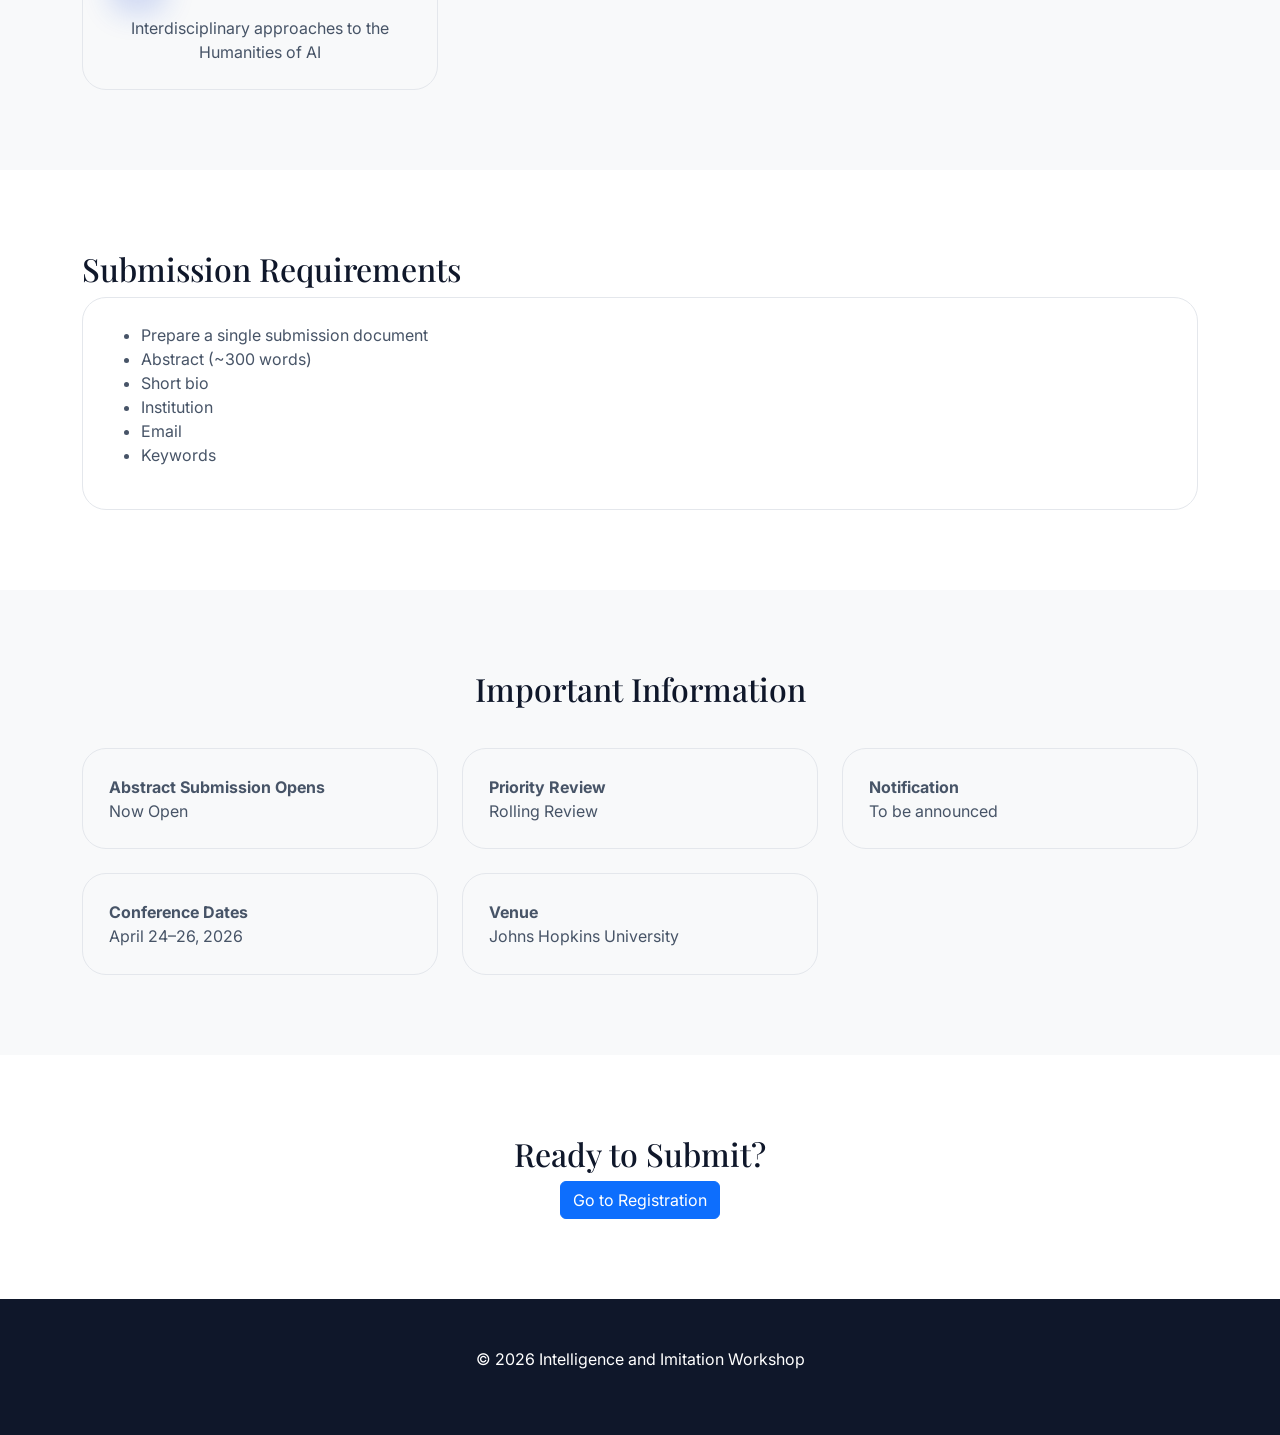
<file: registration.html>
<script>window.location.assign('call-for-papers.html')</script>


<!DOCTYPE html>
<html lang="en">
<head>
<meta charset="UTF-8">
<meta name="viewport" content="width=device-width, initial-scale=1.0">
<title>Intelligence and Imitation | Registration</title>

<link href="https://cdn.jsdelivr.net/npm/bootstrap@5.3.3/dist/css/bootstrap.min.css" rel="stylesheet">
<link rel="stylesheet" href="https://cdnjs.cloudflare.com/ajax/libs/font-awesome/6.5.2/css/all.min.css">

<style>
body{font-family:Inter, sans-serif;}
h1,h2{font-family:Playfair Display, serif;}

.navbar{background:rgba(15,23,42,0.95); backdrop-filter:blur(12px); padding:0.85rem 0;}
.navbar-brand{color:#fff !important; font-weight:800;}
.nav-link{color:rgba(255,255,255,0.9) !important;}
.nav-link.active,.nav-link:hover{color:#fff !important;}

.page-hero{
  padding:9rem 0 4rem;
  background:linear-gradient(120deg,rgba(10,15,30,.9),rgba(43,27,92,.7));
  color:#fff;
}

.section{padding:5rem 0;}

.form-card{
  background:#fff;
  padding:2rem;
  border-radius:20px;
  box-shadow:0 10px 30px rgba(0,0,0,.08);
}

.btn-brand{
  background:linear-gradient(135deg,#1d4ed8,#7c3aed);
  color:#fff;
  border:none;
  padding:12px 20px;
  border-radius:999px;
}

.success-box{
  display:none;
  background:#e6fffa;
  padding:15px;
  border-radius:10px;
  color:#065f46;
}

.footer{background:#0f172a;color:#fff;padding:2rem 0;}
</style>
</head>

<body>

<!-- NAV -->
<nav class="navbar navbar-expand-lg navbar-dark fixed-top">
<div class="container">
<a class="navbar-brand" href="index.html">
Intelligence & Imitation
<span style="display:block;font-size:0.78rem;">Mind, Mechanism, Mimesis • 2026</span>
</a>
</div>
</nav>

<!-- HERO -->
<section class="page-hero text-center">
<div class="container">
<h1>Registration</h1>
<p>Register to attend the Intelligence and Imitation Conference.</p>
</div>
</section>

<!-- FORM -->
<section class="section">
<div class="container">
<div class="row justify-content-center">
<div class="col-lg-6">

<div class="form-card">

<div id="successBox" class="success-box mb-3">
Registration successful! We will contact you shortly.
</div>

<form id="registrationForm">

<div class="mb-3">
<label class="form-label">Full Name</label>
<input type="text" class="form-control" required>
</div>

<div class="mb-3">
<label class="form-label">Email</label>
<input type="email" class="form-control" required>
</div>

<div class="mb-3">
<label class="form-label">Institution</label>
<input type="text" class="form-control">
</div>

<div class="mb-3">
<label class="form-label">Category</label>
<select class="form-select">
<option>Student</option>
<option>Academic</option>
<option>Industry</option>
</select>
</div>

<button type="submit" class="btn btn-brand w-100">Submit Registration</button>

</form>

</div>

</div>
</div>
</div>
</section>

<!-- FOOTER -->
<footer class="footer text-center">
<div class="container">
<p>© 2026 Intelligence and Imitation Conference</p>
</div>
</footer>

<script src="https://cdn.jsdelivr.net/npm/bootstrap@5.3.3/dist/js/bootstrap.bundle.min.js"></script>

<script>
document.getElementById("registrationForm").addEventListener("submit", function(e){
    e.preventDefault();

    // show success message
    document.getElementById("successBox").style.display = "block";

    // reset form
    this.reset();
});
</script>

</body>
</html>
</file>
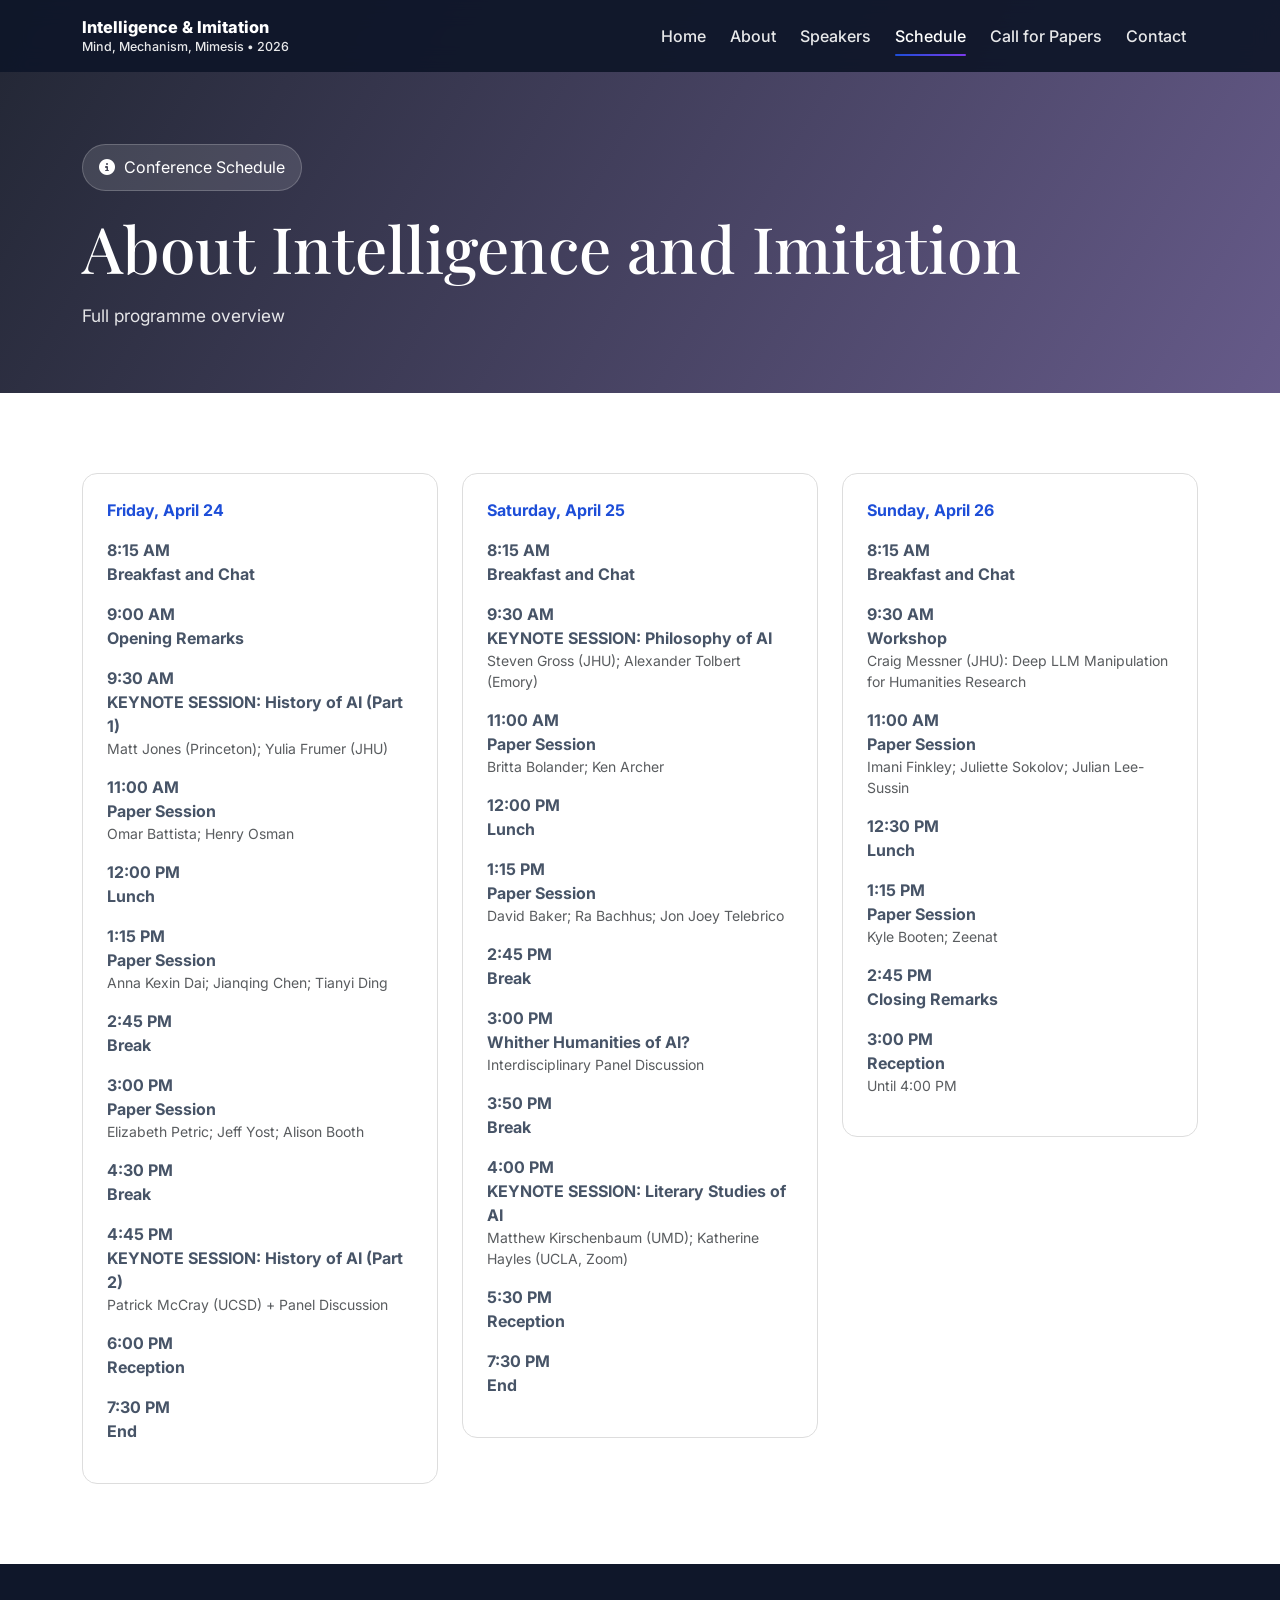
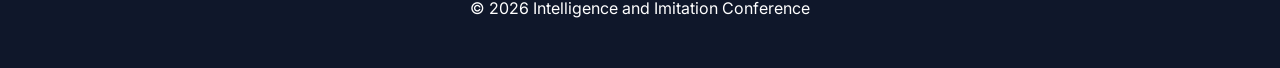
<file: schedule.html>
<!DOCTYPE html>
<html lang="en">
<head>
  <meta charset="UTF-8">
  <meta name="viewport" content="width=device-width, initial-scale=1.0">
  <meta name="description" content="Meet the keynote and featured speakers for the Intelligence and Imitation conference.">
  <meta name="keywords" content="conference speakers, keynote speakers, AI humanities, intelligence imitation, Johns Hopkins">
  <meta name="author" content="Conference Web Team">
  <title>Intelligence and Imitation | Speakers</title>

  <link rel="preconnect" href="https://fonts.googleapis.com">
  <link rel="preconnect" href="https://fonts.gstatic.com" crossorigin>
  <link href="https://fonts.googleapis.com/css2?family=Inter:wght@400;500;600;700;800&family=Playfair+Display:wght@600;700;800&display=swap" rel="stylesheet">
  <link href="https://cdn.jsdelivr.net/npm/bootstrap@5.3.3/dist/css/bootstrap.min.css" rel="stylesheet">
  <link rel="stylesheet" href="https://cdnjs.cloudflare.com/ajax/libs/font-awesome/6.5.2/css/all.min.css">

  <style>
    :root {
      --primary: #0f172a;
      --secondary: #1d4ed8;
      --accent: #7c3aed;
      --soft: #f8fafc;
      --text: #475467;
      --border: #e4e7ec;
    }

    * { box-sizing: border-box; }

    body {
      margin: 0;
      font-family: 'Inter', sans-serif;
      color: var(--text);
      background: #ffffff;
    }

    h1, h2, h3, h4, h5, h6 {
      font-family: 'Playfair Display', serif;
      color: var(--primary);
    }

    .navbar {
      background: rgba(15, 23, 42, 0.95);
      backdrop-filter: blur(12px);
      padding: 0.85rem 0;
    }

    .navbar-brand {
      color: #fff !important;
      font-weight: 800;
      line-height: 1.1;
      font-size: 1.02rem;
    }

    .navbar-brand span {
      display: block;
      font-size: 0.78rem;
      font-weight: 500;
      opacity: 0.9;
      margin-top: 0.2rem;
    }

    .nav-link {
      color: rgba(255,255,255,0.9) !important;
      font-weight: 500;
      margin: 0 0.25rem;
      position: relative;
    }

    .nav-link.active,
    .nav-link:hover {
      color: #fff !important;
    }

    .nav-link.active::after,
    .nav-link:hover::after {
      content: "";
      position: absolute;
      left: 0.5rem;
      right: 0.5rem;
      bottom: 0;
      height: 2px;
      background: linear-gradient(90deg, var(--secondary), var(--accent));
      border-radius: 999px;
    }

    .btn-brand {
      background: linear-gradient(135deg, var(--secondary), var(--accent));
      color: #fff;
      border: none;
      border-radius: 999px;
      padding: 0.9rem 1.5rem;
      font-weight: 700;
      box-shadow: 0 14px 30px rgba(29, 78, 216, 0.22);
    }

    .btn-brand:hover { color: #fff; }

    .page-hero {
      padding: 9rem 0 4rem;
      background:
        linear-gradient(120deg, rgba(10, 15, 30, 0.9), rgba(43, 27, 92, 0.72)),
        url('https://images.unsplash.com/photo-1511578314322-379afb476865?auto=format&fit=crop&w=1600&q=80') center/cover no-repeat;
      color: #fff;
      position: relative;
    }

    .page-hero h1 {
      color: #fff;
      font-size: clamp(2.4rem, 5vw, 4.1rem);
      margin-bottom: 1rem;
    }

    .page-hero p {
      max-width: 820px;
      color: rgba(255,255,255,0.88);
      font-size: 1.08rem;
      margin-bottom: 0;
    }

    .hero-badge {
      display: inline-flex;
      align-items: center;
      gap: 0.55rem;
      background: rgba(255,255,255,0.12);
      border: 1px solid rgba(255,255,255,0.2);
      color: #fff;
      padding: 0.65rem 1rem;
      border-radius: 999px;
      margin-bottom: 1.2rem;
    }

    .mini-label {
      font-size: 0.8rem;
      text-transform: uppercase;
      letter-spacing: 0.12em;
      font-weight: 800;
      color: var(--secondary);
      margin-bottom: 0.8rem;
    }

    .section {
      padding: 5rem 0;
    }

    .section-title {
      font-size: clamp(2rem, 4vw, 3rem);
      margin-bottom: 0.9rem;
    }

    .section-subtitle {
      max-width: 820px;
      color: #667085;
    }

    .stats-strip {
      background: linear-gradient(135deg, #111827, #1d4ed8 55%, #7c3aed);
      color: #fff;
      border-radius: 28px;
      padding: 2rem 1rem;
      box-shadow: 0 20px 45px rgba(29,78,216,0.18);
    }

    .stat-item h3 {
      color: #fff;
      font-size: 2.1rem;
      margin-bottom: 0.2rem;
    }

    .speaker-card {
      background: #fff;
      border: 1px solid var(--border);
      border-radius: 28px;
      padding: 1.7rem;
      height: 100%;
      box-shadow: 0 14px 32px rgba(16,24,40,0.05);
      transition: all 0.3s ease;
      position: relative;
      overflow: hidden;
    }

    .speaker-card:hover {
      transform: translateY(-6px);
      box-shadow: 0 22px 42px rgba(16,24,40,0.10);
    }

    .speaker-card::before {
      content: "";
      position: absolute;
      top: 0;
      left: 0;
      right: 0;
      height: 6px;
      background: linear-gradient(90deg, var(--secondary), var(--accent));
    }

    .speaker-top {
      display: flex;
      align-items: center;
      gap: 1rem;
      margin-bottom: 1.2rem;
    }

    .speaker-avatar {
      width: 78px;
      height: 78px;
      border-radius: 50%;
      display: flex;
      align-items: center;
      justify-content: center;
      background: linear-gradient(135deg, #eef4ff, #f5f3ff);
      color: var(--secondary);
      font-size: 1.35rem;
      font-weight: 800;
      border: 1px solid var(--border);
      flex-shrink: 0;
    }

    .speaker-badge {
      display: inline-block;
      padding: 0.42rem 0.85rem;
      border-radius: 999px;
      background: #eef4ff;
      color: var(--secondary);
      font-size: 0.78rem;
      font-weight: 800;
      margin-bottom: 0.7rem;
    }

    .speaker-name {
      margin-bottom: 0.3rem;
    }

    .speaker-title {
      color: #344054;
      font-weight: 600;
      margin-bottom: 0.2rem;
      font-size: 0.96rem;
    }

    .speaker-inst {
      color: #667085;
      font-size: 0.92rem;
      margin-bottom: 0;
    }

    .speaker-topic {
      background: linear-gradient(180deg, #f8faff 0%, #eef4ff 100%);
      border: 1px solid #dbe7ff;
      border-radius: 18px;
      padding: 0.95rem 1rem;
      margin: 1rem 0;
    }

    .speaker-topic strong {
      color: var(--primary);
      display: block;
      margin-bottom: 0.2rem;
    }

    .speaker-meta {
      display: flex;
      flex-wrap: wrap;
      gap: 0.7rem;
      margin-top: 1rem;
    }

    .meta-pill {
      display: inline-flex;
      align-items: center;
      gap: 0.45rem;
      padding: 0.55rem 0.85rem;
      border-radius: 999px;
      background: #f9fafb;
      color: #475467;
      font-size: 0.84rem;
      border: 1px solid #eaecf0;
    }

    .feature-card,
    .cta-card,
    .summary-card {
      background: #fff;
      border: 1px solid var(--border);
      border-radius: 24px;
      padding: 1.6rem;
      box-shadow: 0 14px 30px rgba(16,24,40,0.05);
      height: 100%;
      transition: all 0.3s ease;
    }

    .feature-card:hover,
    .cta-card:hover,
    .summary-card:hover {
      transform: translateY(-5px);
      box-shadow: 0 20px 38px rgba(16,24,40,0.10);
    }

    .icon-wrap {
      width: 58px;
      height: 58px;
      border-radius: 18px;
      display: inline-flex;
      align-items: center;
      justify-content: center;
      font-size: 1.15rem;
      color: #fff;
      margin-bottom: 1rem;
      background: linear-gradient(135deg, var(--secondary), var(--accent));
      box-shadow: 0 14px 28px rgba(29,78,216,0.18);
    }

    .footer {
      background: #0f172a;
      color: rgba(255,255,255,0.78);
      padding: 3.5rem 0 1.5rem;
    }

    .footer-title {
      color: #fff;
      font-weight: 700;
      margin-bottom: 1rem;
      font-family: 'Inter', sans-serif;
    }

    .footer a {
      color: rgba(255,255,255,0.84);
      text-decoration: none;
    }

    .footer a:hover { color: #fff; }

    .footer-list {
      list-style: none;
      margin: 0;
      padding: 0;
    }

    .footer-list li {
      margin-bottom: 0.65rem;
    }

    .copyright {
      border-top: 1px solid rgba(255,255,255,0.1);
      margin-top: 2rem;
      padding-top: 1.2rem;
      font-size: 0.92rem;
    }

    @media (max-width: 991.98px) {
      .navbar-collapse {
        background: rgba(15, 23, 42, 0.96);
        margin-top: 1rem;
        padding: 1rem;
        border-radius: 18px;
      }
    }

    @media (max-width: 767.98px) {
      .section {
        padding: 4rem 0;
      }

      .speaker-top {
        align-items: flex-start;
      }
    }

    .section{padding:5rem 0;}

.schedule-card{border:1px solid #ddd;border-radius:15px;padding:1.5rem;background:#fff;}
.schedule-day{font-weight:700;color:#1d4ed8;margin-bottom:1rem;}
.schedule-item{margin-bottom:1rem;}
.schedule-time{font-weight:700;}
.footer{background:#0f172a;color:#fff;padding:2rem 0;text-align:center;}

  </style>
</head>
<body>

<nav class="navbar navbar-expand-lg navbar-dark fixed-top">
  <div class="container">
    <a class="navbar-brand" href="index.html">
      Intelligence & Imitation
      <span style="display:block; font-size:0.78rem; font-weight:500; opacity:0.9; margin-top:0.2rem;">
        Mind, Mechanism, Mimesis • 2026
      </span>
    </a>

    <button class="navbar-toggler" type="button" data-bs-toggle="collapse" data-bs-target="#mainNav">
      <span class="navbar-toggler-icon"></span>
    </button>

    <div class="collapse navbar-collapse" id="mainNav">
      <ul class="navbar-nav ms-auto align-items-lg-center">
        <li class="nav-item"><a class="nav-link" href="index.html">Home</a></li>
        <li class="nav-item"><a class="nav-link" href="about.html">About</a></li>
        <li class="nav-item"><a class="nav-link" href="speakers.html">Speakers</a></li>
        <li class="nav-item"><a class="nav-link active" href="schedule.html">Schedule</a></li>
        <li class="nav-item"><a class="nav-link" href="call-for-papers.html">Call for Papers</a></li>
        <!-- <li class="nav-item"><a class="nav-link" href="registration.html">Registration</a></li> -->
        <li class="nav-item"><a class="nav-link" href="contact.html">Contact</a></li>
       
      </ul>
    </div>
  </div>
</nav>


  <section class="page-hero">
    <div class="container">
      <div class="hero-badge">
        <i class="fa-solid fa-circle-info"></i>
        Conference Schedule
      </div>
      <h1>About Intelligence and Imitation</h1>
      <p>
        Full programme overview
      </p>
    </div>
  </section>


 
<section class="section">
<div class="container">
<div class="row g-4">

<!-- FRIDAY -->
<div class="col-lg-4">
<div class="schedule-card">
<div class="schedule-day">Friday, April 24</div>

<div class="schedule-item"><div class="schedule-time">8:15 AM</div><div><strong>Breakfast and Chat</strong></div></div>
<div class="schedule-item"><div class="schedule-time">9:00 AM</div><div><strong>Opening Remarks</strong></div></div>
<div class="schedule-item"><div class="schedule-time">9:30 AM</div><div><strong>KEYNOTE SESSION: History of AI (Part 1)</strong></div><div class="text-muted small">Matt Jones (Princeton); Yulia Frumer (JHU)</div></div>
<div class="schedule-item"><div class="schedule-time">11:00 AM</div><div><strong>Paper Session</strong></div><div class="text-muted small">Omar Battista; Henry Osman</div></div>
<div class="schedule-item"><div class="schedule-time">12:00 PM</div><div><strong>Lunch</strong></div></div>
<div class="schedule-item"><div class="schedule-time">1:15 PM</div><div><strong>Paper Session</strong></div><div class="text-muted small">Anna Kexin Dai; Jianqing Chen; Tianyi Ding</div></div>
<div class="schedule-item"><div class="schedule-time">2:45 PM</div><div><strong>Break</strong></div></div>
<div class="schedule-item"><div class="schedule-time">3:00 PM</div><div><strong>Paper Session</strong></div><div class="text-muted small">Elizabeth Petric; Jeff Yost; Alison Booth</div></div>
<div class="schedule-item"><div class="schedule-time">4:30 PM</div><div><strong>Break</strong></div></div>
<div class="schedule-item"><div class="schedule-time">4:45 PM</div><div><strong>KEYNOTE SESSION: History of AI (Part 2)</strong></div><div class="text-muted small">Patrick McCray (UCSD) + Panel Discussion</div></div>
<div class="schedule-item"><div class="schedule-time">6:00 PM</div><div><strong>Reception</strong></div></div>
<div class="schedule-item"><div class="schedule-time">7:30 PM</div><div><strong>End</strong></div></div>

</div>
</div>

<!-- SATURDAY -->
<div class="col-lg-4">
<div class="schedule-card">
<div class="schedule-day">Saturday, April 25</div>

<div class="schedule-item"><div class="schedule-time">8:15 AM</div><div><strong>Breakfast and Chat</strong></div></div>
<div class="schedule-item"><div class="schedule-time">9:30 AM</div><div><strong>KEYNOTE SESSION: Philosophy of AI</strong></div><div class="text-muted small">Steven Gross (JHU); Alexander Tolbert (Emory)</div></div>
<div class="schedule-item"><div class="schedule-time">11:00 AM</div><div><strong>Paper Session</strong></div><div class="text-muted small">Britta Bolander; Ken Archer</div></div>
<div class="schedule-item"><div class="schedule-time">12:00 PM</div><div><strong>Lunch</strong></div></div>
<div class="schedule-item"><div class="schedule-time">1:15 PM</div><div><strong>Paper Session</strong></div><div class="text-muted small">David Baker; Ra Bachhus; Jon Joey Telebrico</div></div>
<div class="schedule-item"><div class="schedule-time">2:45 PM</div><div><strong>Break</strong></div></div>
<div class="schedule-item"><div class="schedule-time">3:00 PM</div><div><strong>Whither Humanities of AI?</strong></div><div class="text-muted small">Interdisciplinary Panel Discussion</div></div>
<div class="schedule-item"><div class="schedule-time">3:50 PM</div><div><strong>Break</strong></div></div>
<div class="schedule-item"><div class="schedule-time">4:00 PM</div><div><strong>KEYNOTE SESSION: Literary Studies of AI</strong></div><div class="text-muted small">Matthew Kirschenbaum (UMD); Katherine Hayles (UCLA, Zoom)</div></div>
<div class="schedule-item"><div class="schedule-time">5:30 PM</div><div><strong>Reception</strong></div></div>
<div class="schedule-item"><div class="schedule-time">7:30 PM</div><div><strong>End</strong></div></div>

</div>
</div>

<!-- SUNDAY -->
<div class="col-lg-4">
<div class="schedule-card">
<div class="schedule-day">Sunday, April 26</div>

<div class="schedule-item"><div class="schedule-time">8:15 AM</div><div><strong>Breakfast and Chat</strong></div></div>
<div class="schedule-item"><div class="schedule-time">9:30 AM</div><div><strong>Workshop</strong></div><div class="text-muted small">Craig Messner (JHU): Deep LLM Manipulation for Humanities Research</div></div>
<div class="schedule-item"><div class="schedule-time">11:00 AM</div><div><strong>Paper Session</strong></div><div class="text-muted small">Imani Finkley; Juliette Sokolov; Julian Lee-Sussin</div></div>
<div class="schedule-item"><div class="schedule-time">12:30 PM</div><div><strong>Lunch</strong></div></div>
<div class="schedule-item"><div class="schedule-time">1:15 PM</div><div><strong>Paper Session</strong></div><div class="text-muted small">Kyle Booten; Zeenat</div></div>
<div class="schedule-item"><div class="schedule-time">2:45 PM</div><div><strong>Closing Remarks</strong></div></div>
<div class="schedule-item"><div class="schedule-time">3:00 PM</div><div><strong>Reception</strong></div><div class="text-muted small">Until 4:00 PM</div></div>

</div>
</div>

</div>
</div>
</section>


<footer class="footer">
<p>© 2026 Intelligence and Imitation Conference</p>
</footer>

<script src="https://cdn.jsdelivr.net/npm/bootstrap@5.3.3/dist/js/bootstrap.bundle.min.js"></script>
</body>
</html>
</file>
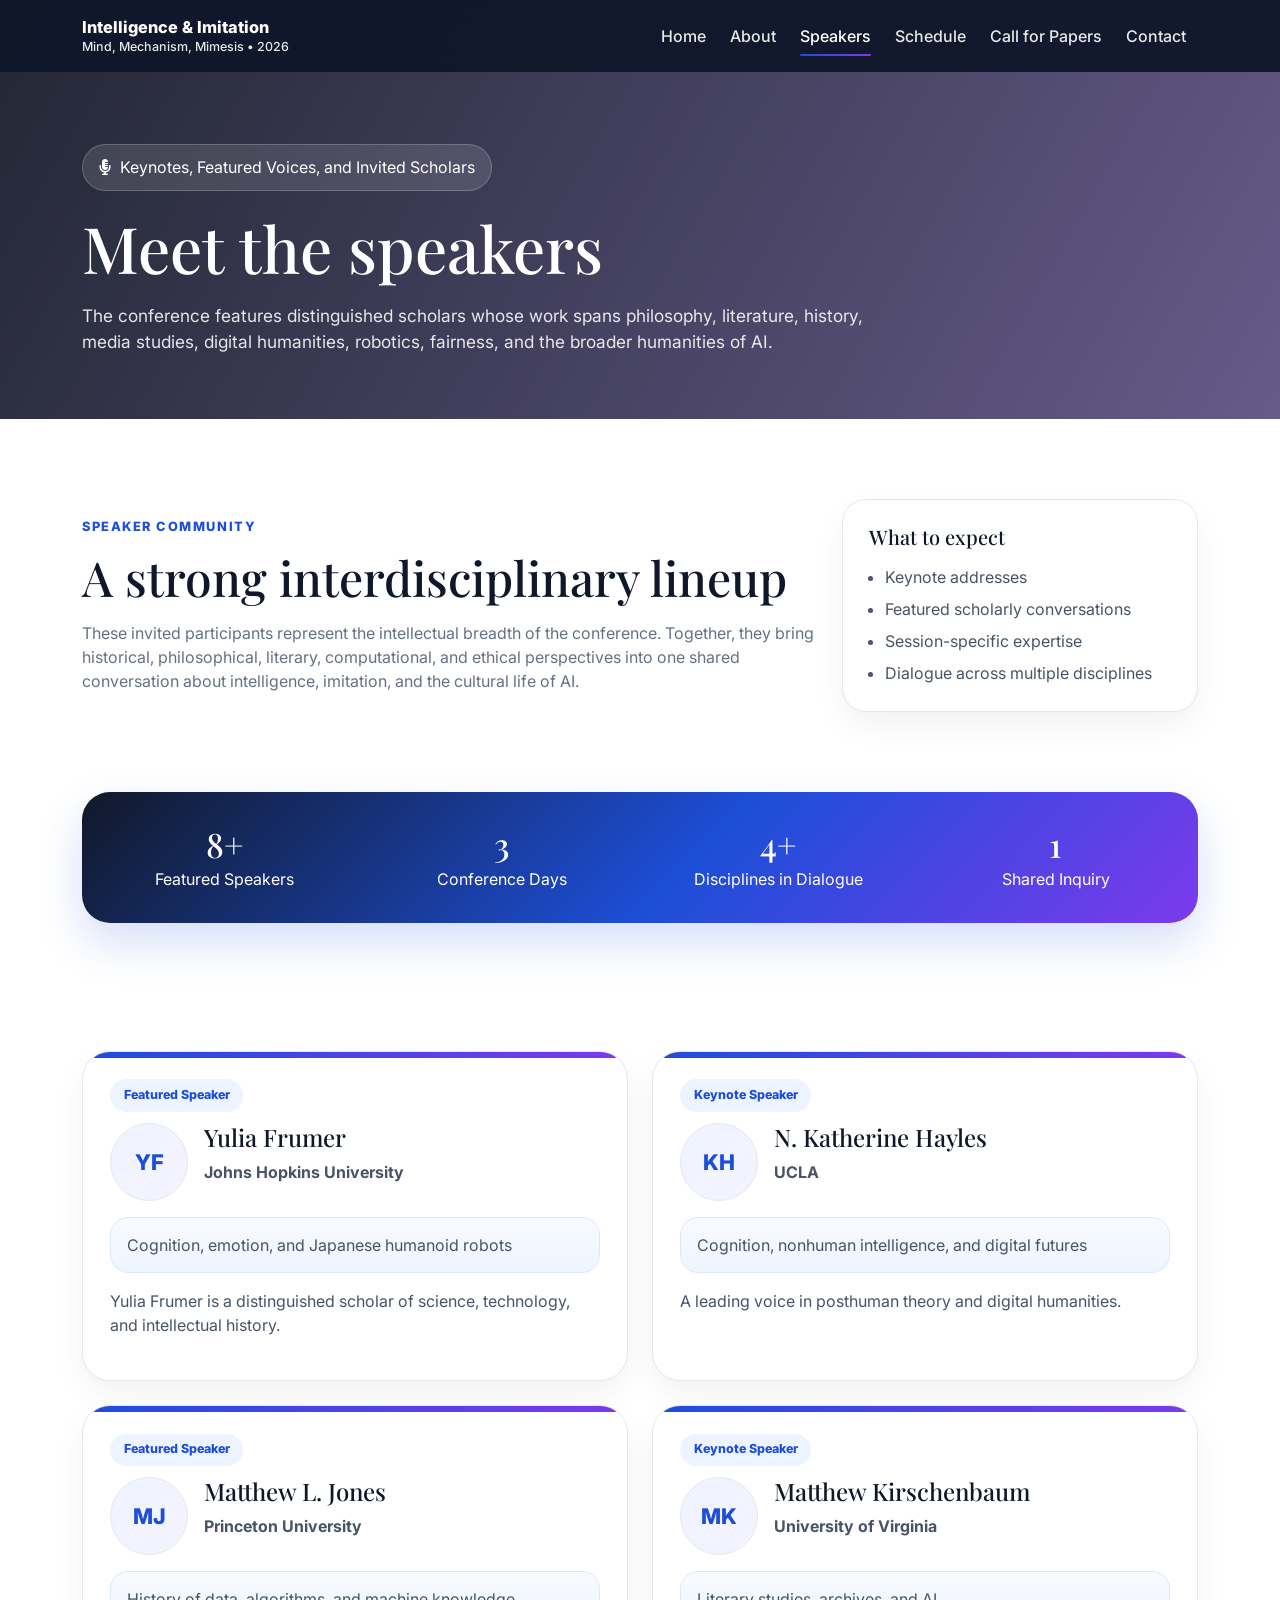
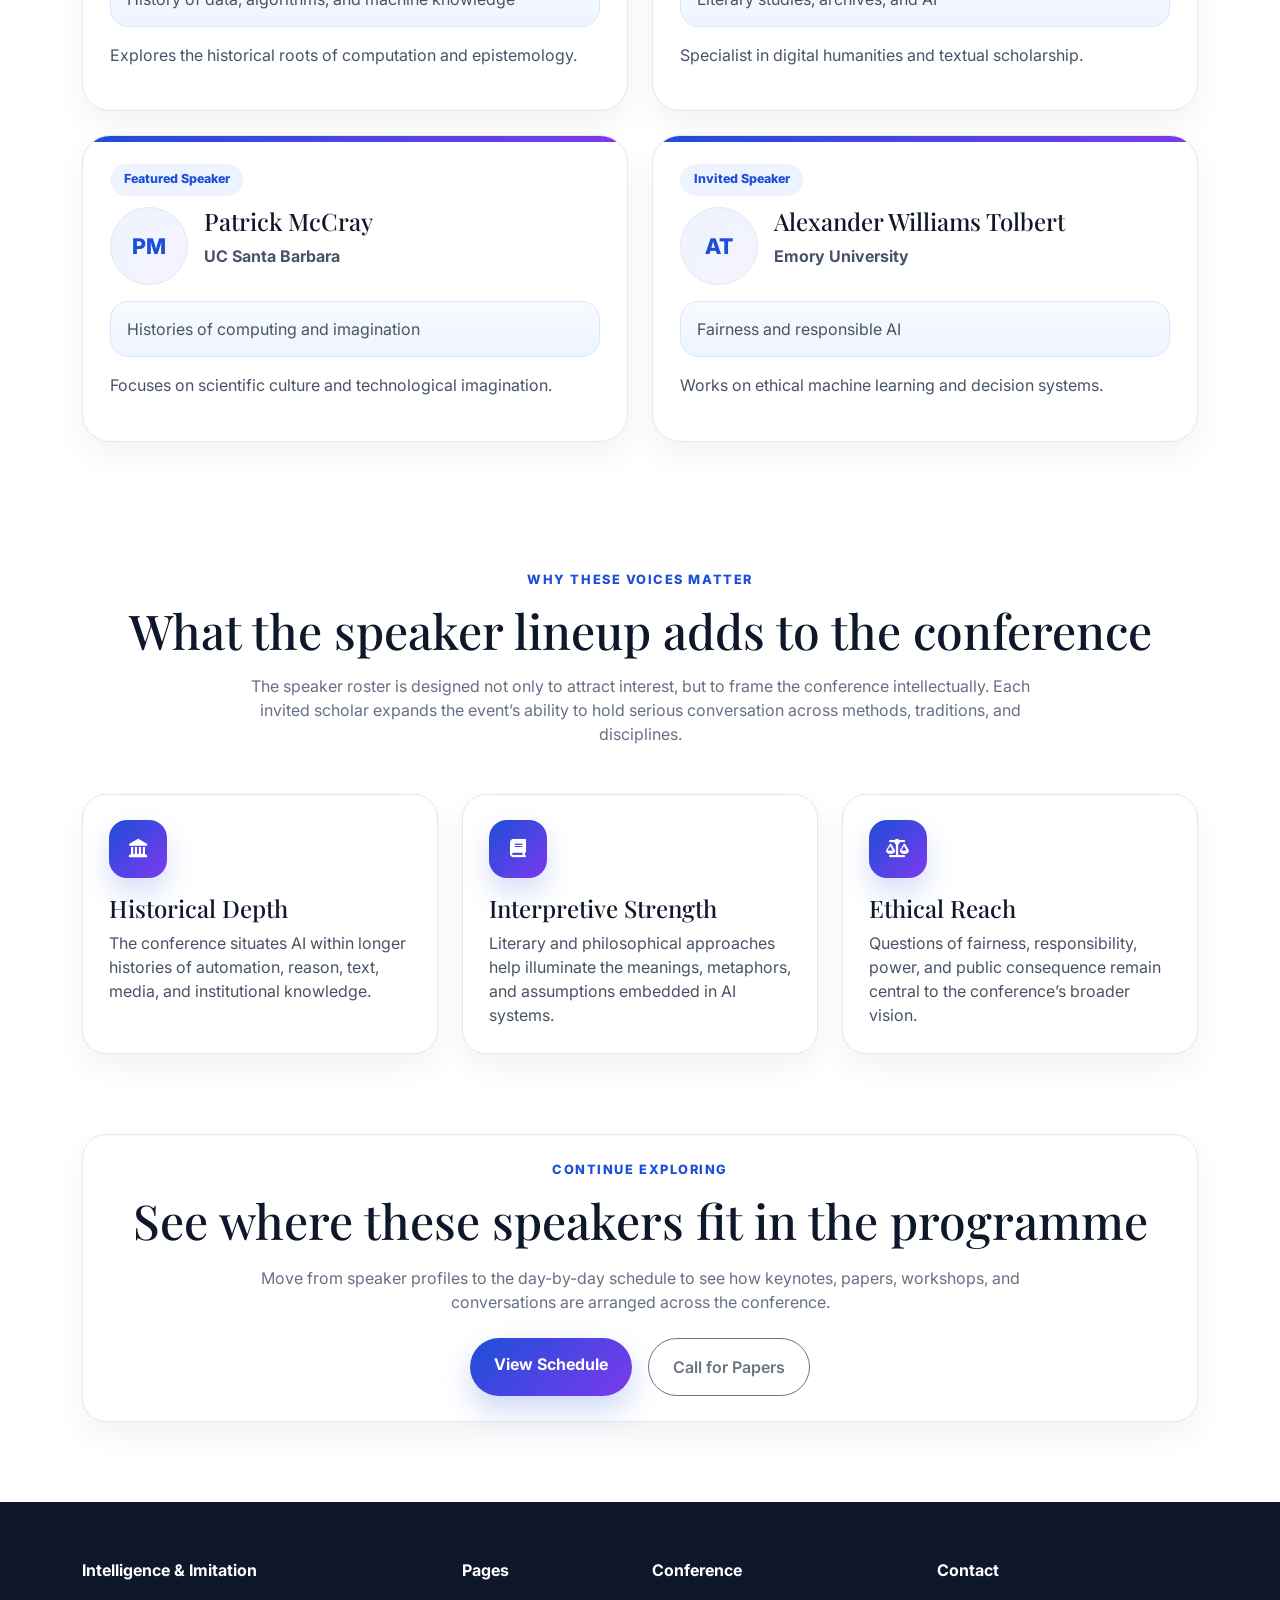
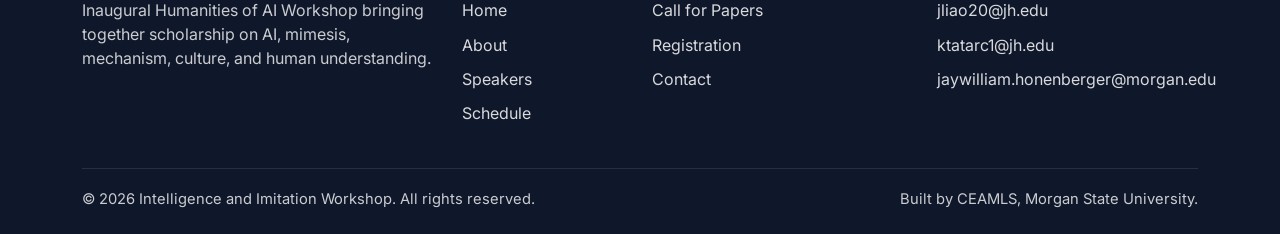
<file: speakers.html>
<!DOCTYPE html>
<html lang="en">
<head>
  <meta charset="UTF-8">
  <meta name="viewport" content="width=device-width, initial-scale=1.0">
  <meta name="description" content="Meet the keynote and featured speakers for the Intelligence and Imitation conference.">
  <meta name="keywords" content="conference speakers, keynote speakers, AI humanities, intelligence imitation, Johns Hopkins">
  <meta name="author" content="Conference Web Team">
  <title>Intelligence and Imitation | Speakers</title>

  <link rel="preconnect" href="https://fonts.googleapis.com">
  <link rel="preconnect" href="https://fonts.gstatic.com" crossorigin>
  <link href="https://fonts.googleapis.com/css2?family=Inter:wght@400;500;600;700;800&family=Playfair+Display:wght@600;700;800&display=swap" rel="stylesheet">
  <link href="https://cdn.jsdelivr.net/npm/bootstrap@5.3.3/dist/css/bootstrap.min.css" rel="stylesheet">
  <link rel="stylesheet" href="https://cdnjs.cloudflare.com/ajax/libs/font-awesome/6.5.2/css/all.min.css">

  <style>
    :root {
      --primary: #0f172a;
      --secondary: #1d4ed8;
      --accent: #7c3aed;
      --soft: #f8fafc;
      --text: #475467;
      --border: #e4e7ec;
    }

    * { box-sizing: border-box; }

    body {
      margin: 0;
      font-family: 'Inter', sans-serif;
      color: var(--text);
      background: #ffffff;
    }

    h1, h2, h3, h4, h5, h6 {
      font-family: 'Playfair Display', serif;
      color: var(--primary);
    }

    .navbar {
      background: rgba(15, 23, 42, 0.95);
      backdrop-filter: blur(12px);
      padding: 0.85rem 0;
    }

    .navbar-brand {
      color: #fff !important;
      font-weight: 800;
      line-height: 1.1;
      font-size: 1.02rem;
    }

    .navbar-brand span {
      display: block;
      font-size: 0.78rem;
      font-weight: 500;
      opacity: 0.9;
      margin-top: 0.2rem;
    }

    .nav-link {
      color: rgba(255,255,255,0.9) !important;
      font-weight: 500;
      margin: 0 0.25rem;
      position: relative;
    }

    .nav-link.active,
    .nav-link:hover {
      color: #fff !important;
    }

    .nav-link.active::after,
    .nav-link:hover::after {
      content: "";
      position: absolute;
      left: 0.5rem;
      right: 0.5rem;
      bottom: 0;
      height: 2px;
      background: linear-gradient(90deg, var(--secondary), var(--accent));
      border-radius: 999px;
    }

    .btn-brand {
      background: linear-gradient(135deg, var(--secondary), var(--accent));
      color: #fff;
      border: none;
      border-radius: 999px;
      padding: 0.9rem 1.5rem;
      font-weight: 700;
      box-shadow: 0 14px 30px rgba(29, 78, 216, 0.22);
    }

    .btn-brand:hover { color: #fff; }

    .page-hero {
      padding: 9rem 0 4rem;
      background:
        linear-gradient(120deg, rgba(10, 15, 30, 0.9), rgba(43, 27, 92, 0.72)),
        url('https://images.unsplash.com/photo-1511578314322-379afb476865?auto=format&fit=crop&w=1600&q=80') center/cover no-repeat;
      color: #fff;
      position: relative;
    }

    .page-hero h1 {
      color: #fff;
      font-size: clamp(2.4rem, 5vw, 4.1rem);
      margin-bottom: 1rem;
    }

    .page-hero p {
      max-width: 820px;
      color: rgba(255,255,255,0.88);
      font-size: 1.08rem;
      margin-bottom: 0;
    }

    .hero-badge {
      display: inline-flex;
      align-items: center;
      gap: 0.55rem;
      background: rgba(255,255,255,0.12);
      border: 1px solid rgba(255,255,255,0.2);
      color: #fff;
      padding: 0.65rem 1rem;
      border-radius: 999px;
      margin-bottom: 1.2rem;
    }

    .mini-label {
      font-size: 0.8rem;
      text-transform: uppercase;
      letter-spacing: 0.12em;
      font-weight: 800;
      color: var(--secondary);
      margin-bottom: 0.8rem;
    }

    .section {
      padding: 5rem 0;
    }

    .section-title {
      font-size: clamp(2rem, 4vw, 3rem);
      margin-bottom: 0.9rem;
    }

    .section-subtitle {
      max-width: 820px;
      color: #667085;
    }

    .stats-strip {
      background: linear-gradient(135deg, #111827, #1d4ed8 55%, #7c3aed);
      color: #fff;
      border-radius: 28px;
      padding: 2rem 1rem;
      box-shadow: 0 20px 45px rgba(29,78,216,0.18);
    }

    .stat-item h3 {
      color: #fff;
      font-size: 2.1rem;
      margin-bottom: 0.2rem;
    }

    .speaker-card {
      background: #fff;
      border: 1px solid var(--border);
      border-radius: 28px;
      padding: 1.7rem;
      height: 100%;
      box-shadow: 0 14px 32px rgba(16,24,40,0.05);
      transition: all 0.3s ease;
      position: relative;
      overflow: hidden;
    }

    .speaker-card:hover {
      transform: translateY(-6px);
      box-shadow: 0 22px 42px rgba(16,24,40,0.10);
    }

    .speaker-card::before {
      content: "";
      position: absolute;
      top: 0;
      left: 0;
      right: 0;
      height: 6px;
      background: linear-gradient(90deg, var(--secondary), var(--accent));
    }

    .speaker-top {
      display: flex;
      align-items: center;
      gap: 1rem;
      margin-bottom: 1.2rem;
    }

    .speaker-avatar {
      width: 78px;
      height: 78px;
      border-radius: 50%;
      display: flex;
      align-items: center;
      justify-content: center;
      background: linear-gradient(135deg, #eef4ff, #f5f3ff);
      color: var(--secondary);
      font-size: 1.35rem;
      font-weight: 800;
      border: 1px solid var(--border);
      flex-shrink: 0;
    }

    .speaker-badge {
      display: inline-block;
      padding: 0.42rem 0.85rem;
      border-radius: 999px;
      background: #eef4ff;
      color: var(--secondary);
      font-size: 0.78rem;
      font-weight: 800;
      margin-bottom: 0.7rem;
    }

    .speaker-name {
      margin-bottom: 0.3rem;
    }

    .speaker-title {
      color: #344054;
      font-weight: 600;
      margin-bottom: 0.2rem;
      font-size: 0.96rem;
    }

    .speaker-inst {
      color: #667085;
      font-size: 0.92rem;
      margin-bottom: 0;
    }

    .speaker-topic {
      background: linear-gradient(180deg, #f8faff 0%, #eef4ff 100%);
      border: 1px solid #dbe7ff;
      border-radius: 18px;
      padding: 0.95rem 1rem;
      margin: 1rem 0;
    }

    .speaker-topic strong {
      color: var(--primary);
      display: block;
      margin-bottom: 0.2rem;
    }

    .speaker-meta {
      display: flex;
      flex-wrap: wrap;
      gap: 0.7rem;
      margin-top: 1rem;
    }

    .meta-pill {
      display: inline-flex;
      align-items: center;
      gap: 0.45rem;
      padding: 0.55rem 0.85rem;
      border-radius: 999px;
      background: #f9fafb;
      color: #475467;
      font-size: 0.84rem;
      border: 1px solid #eaecf0;
    }

    .feature-card,
    .cta-card,
    .summary-card {
      background: #fff;
      border: 1px solid var(--border);
      border-radius: 24px;
      padding: 1.6rem;
      box-shadow: 0 14px 30px rgba(16,24,40,0.05);
      height: 100%;
      transition: all 0.3s ease;
    }

    .feature-card:hover,
    .cta-card:hover,
    .summary-card:hover {
      transform: translateY(-5px);
      box-shadow: 0 20px 38px rgba(16,24,40,0.10);
    }

    .icon-wrap {
      width: 58px;
      height: 58px;
      border-radius: 18px;
      display: inline-flex;
      align-items: center;
      justify-content: center;
      font-size: 1.15rem;
      color: #fff;
      margin-bottom: 1rem;
      background: linear-gradient(135deg, var(--secondary), var(--accent));
      box-shadow: 0 14px 28px rgba(29,78,216,0.18);
    }

    .footer {
      background: #0f172a;
      color: rgba(255,255,255,0.78);
      padding: 3.5rem 0 1.5rem;
    }

    .footer-title {
      color: #fff;
      font-weight: 700;
      margin-bottom: 1rem;
      font-family: 'Inter', sans-serif;
    }

    .footer a {
      color: rgba(255,255,255,0.84);
      text-decoration: none;
    }

    .footer a:hover { color: #fff; }

    .footer-list {
      list-style: none;
      margin: 0;
      padding: 0;
    }

    .footer-list li {
      margin-bottom: 0.65rem;
    }

    .copyright {
      border-top: 1px solid rgba(255,255,255,0.1);
      margin-top: 2rem;
      padding-top: 1.2rem;
      font-size: 0.92rem;
    }

    @media (max-width: 991.98px) {
      .navbar-collapse {
        background: rgba(15, 23, 42, 0.96);
        margin-top: 1rem;
        padding: 1rem;
        border-radius: 18px;
      }
    }

    @media (max-width: 767.98px) {
      .section {
        padding: 4rem 0;
      }

      .speaker-top {
        align-items: flex-start;
      }
    }
  </style>
</head>
<body>

  <nav class="navbar navbar-expand-lg navbar-dark fixed-top">
    <div class="container">
      <a class="navbar-brand" href="index.html">
        Intelligence & Imitation
        <span>Mind, Mechanism, Mimesis • 2026</span>
      </a>

      <button class="navbar-toggler" type="button" data-bs-toggle="collapse" data-bs-target="#mainNav">
        <span class="navbar-toggler-icon"></span>
      </button>

      <div class="collapse navbar-collapse" id="mainNav">
        <ul class="navbar-nav ms-auto align-items-lg-center">
          <li class="nav-item"><a class="nav-link" href="index.html">Home</a></li>
          <li class="nav-item"><a class="nav-link" href="about.html">About</a></li>
          <li class="nav-item"><a class="nav-link active" href="speakers.html">Speakers</a></li>
          <li class="nav-item"><a class="nav-link" href="schedule.html">Schedule</a></li>
          <li class="nav-item"><a class="nav-link" href="call-for-papers.html">Call for Papers</a></li>
          <!-- <li class="nav-item"><a class="nav-link" href="registration.html">Registration</a></li> -->
          <li class="nav-item"><a class="nav-link" href="contact.html">Contact</a></li>
           
        </ul>
      </div>
    </div>
  </nav>

  <section class="page-hero">
    <div class="container">
      <div class="hero-badge">
        <i class="fa-solid fa-microphone-lines"></i>
        Keynotes, Featured Voices, and Invited Scholars
      </div>
      <h1>Meet the speakers</h1>
      <p>
        The conference features distinguished scholars whose work spans philosophy, literature, history, media studies, digital humanities, robotics, fairness, and the broader humanities of AI.
      </p>
    </div>
  </section>

  <section class="section">
    <div class="container">
      <div class="row g-4 align-items-center">
        <div class="col-lg-8">
          <div class="mini-label">Speaker Community</div>
          <h2 class="section-title">A strong interdisciplinary lineup</h2>
          <p class="section-subtitle mb-0">
            These invited participants represent the intellectual breadth of the conference. Together, they bring historical, philosophical, literary, computational, and ethical perspectives into one shared conversation about intelligence, imitation, and the cultural life of AI.
          </p>
        </div>
        <div class="col-lg-4">
          <div class="summary-card">
            <h5 class="mb-3">What to expect</h5>
            <ul class="mb-0 ps-3">
              <li class="mb-2">Keynote addresses</li>
              <li class="mb-2">Featured scholarly conversations</li>
              <li class="mb-2">Session-specific expertise</li>
              <li>Dialogue across multiple disciplines</li>
            </ul>
          </div>
        </div>
      </div>
    </div>
  </section>

  <section class="section pt-0">
    <div class="container">
      <div class="stats-strip">
        <div class="row text-center g-4">
          <div class="col-md-3 col-6">
            <div class="stat-item">
              <h3>8+</h3>
              <p class="mb-0">Featured Speakers</p>
            </div>
          </div>
          <div class="col-md-3 col-6">
            <div class="stat-item">
              <h3>3</h3>
              <p class="mb-0">Conference Days</p>
            </div>
          </div>
          <div class="col-md-3 col-6">
            <div class="stat-item">
              <h3>4+</h3>
              <p class="mb-0">Disciplines in Dialogue</p>
            </div>
          </div>
          <div class="col-md-3 col-6">
            <div class="stat-item">
              <h3>1</h3>
              <p class="mb-0">Shared Inquiry</p>
            </div>
          </div>
        </div>
      </div>
    </div>
  </section>

<!-- SPEAKERS -->
<section class="container py-5">

  <div class="row g-4">

    <!-- SPEAKER -->
    <div class="col-lg-6">
      <div class="speaker-card">
        <div class="speaker-badge">Featured Speaker</div>

        <div class="d-flex gap-3">
          <div class="speaker-avatar">YF</div>
          <div>
            <h4>Yulia Frumer</h4>
            <div><strong>Johns Hopkins University</strong></div>
          </div>
        </div>

        <div class="speaker-topic">
          Cognition, emotion, and Japanese humanoid robots
        </div>

        <p>
          Yulia Frumer is a distinguished scholar of science, technology, and intellectual history.
        </p>
      </div>
    </div>

    <div class="col-lg-6">
      <div class="speaker-card">
        <div class="speaker-badge">Keynote Speaker</div>

        <div class="d-flex gap-3">
          <div class="speaker-avatar">KH</div>
          <div>
            <h4>N. Katherine Hayles</h4>
            <div><strong>UCLA</strong></div>
          </div>
        </div>

        <div class="speaker-topic">
          Cognition, nonhuman intelligence, and digital futures
        </div>

        <p>
          A leading voice in posthuman theory and digital humanities.
        </p>
      </div>
    </div>

    <div class="col-lg-6">
      <div class="speaker-card">
        <div class="speaker-badge">Featured Speaker</div>

        <div class="d-flex gap-3">
          <div class="speaker-avatar">MJ</div>
          <div>
            <h4>Matthew L. Jones</h4>
            <div><strong>Princeton University</strong></div>
          </div>
        </div>

        <div class="speaker-topic">
          History of data, algorithms, and machine knowledge
        </div>

        <p>
          Explores the historical roots of computation and epistemology.
        </p>
      </div>
    </div>

    <div class="col-lg-6">
      <div class="speaker-card">
        <div class="speaker-badge">Keynote Speaker</div>

        <div class="d-flex gap-3">
          <div class="speaker-avatar">MK</div>
          <div>
            <h4>Matthew Kirschenbaum</h4>
            <div><strong>University of Virginia</strong></div>
          </div>
        </div>

        <div class="speaker-topic">
          Literary studies, archives, and AI
        </div>

        <p>
          Specialist in digital humanities and textual scholarship.
        </p>
      </div>
    </div>

    <div class="col-lg-6">
      <div class="speaker-card">
        <div class="speaker-badge">Featured Speaker</div>

        <div class="d-flex gap-3">
          <div class="speaker-avatar">PM</div>
          <div>
            <h4>Patrick McCray</h4>
            <div><strong>UC Santa Barbara</strong></div>
          </div>
        </div>

        <div class="speaker-topic">
          Histories of computing and imagination
        </div>

        <p>
          Focuses on scientific culture and technological imagination.
        </p>
      </div>
    </div>

    <div class="col-lg-6">
      <div class="speaker-card">
        <div class="speaker-badge">Invited Speaker</div>

        <div class="d-flex gap-3">
          <div class="speaker-avatar">AT</div>
          <div>
            <h4>Alexander Williams Tolbert</h4>
            <div><strong>Emory University</strong></div>
          </div>
        </div>

        <div class="speaker-topic">
          Fairness and responsible AI
        </div>

        <p>
          Works on ethical machine learning and decision systems.
        </p>
      </div>
    </div>

  </div>

</section>

  <section class="section">
    <div class="container">
      <div class="text-center mb-5">
        <div class="mini-label">Why These Voices Matter</div>
        <h2 class="section-title">What the speaker lineup adds to the conference</h2>
        <p class="section-subtitle mx-auto">
          The speaker roster is designed not only to attract interest, but to frame the conference intellectually. Each invited scholar expands the event’s ability to hold serious conversation across methods, traditions, and disciplines.
        </p>
      </div>

      <div class="row g-4">
        <div class="col-lg-4 col-md-6">
          <div class="feature-card">
            <div class="icon-wrap"><i class="fa-solid fa-landmark"></i></div>
            <h4>Historical Depth</h4>
            <p class="mb-0">The conference situates AI within longer histories of automation, reason, text, media, and institutional knowledge.</p>
          </div>
        </div>
        <div class="col-lg-4 col-md-6">
          <div class="feature-card">
            <div class="icon-wrap"><i class="fa-solid fa-book"></i></div>
            <h4>Interpretive Strength</h4>
            <p class="mb-0">Literary and philosophical approaches help illuminate the meanings, metaphors, and assumptions embedded in AI systems.</p>
          </div>
        </div>
        <div class="col-lg-4 col-md-6">
          <div class="feature-card">
            <div class="icon-wrap"><i class="fa-solid fa-scale-balanced"></i></div>
            <h4>Ethical Reach</h4>
            <p class="mb-0">Questions of fairness, responsibility, power, and public consequence remain central to the conference’s broader vision.</p>
          </div>
        </div>
      </div>
    </div>
  </section>

  <section class="section pt-0">
    <div class="container">
      <div class="cta-card text-center">
        <div class="mini-label">Continue Exploring</div>
        <h2 class="section-title mb-3">See where these speakers fit in the programme</h2>
        <p class="section-subtitle mx-auto mb-4">
          Move from speaker profiles to the day-by-day schedule to see how keynotes, papers, workshops, and conversations are arranged across the conference.
        </p>
        <div class="d-flex justify-content-center flex-wrap gap-3">
          <a href="schedule.html" class="btn btn-brand">View Schedule</a>
          <a href="call-for-papers.html" class="btn btn-outline-secondary rounded-pill px-4 py-3 fw-semibold">Call for Papers</a>
        </div>
      </div>
    </div>
  </section>

  <footer class="footer">
    <div class="container">
      <div class="row g-4">
        <div class="col-lg-4">
          <div class="footer-title">Intelligence & Imitation</div>
          <p>Inaugural Humanities of AI Workshop bringing together scholarship on AI, mimesis, mechanism, culture, and human understanding.</p>
        </div>
        <div class="col-lg-2 col-md-4">
          <div class="footer-title">Pages</div>
          <ul class="footer-list">
            <li><a href="index.html">Home</a></li>
            <li><a href="about.html">About</a></li>
            <li><a href="speakers.html">Speakers</a></li>
            <li><a href="schedule.html">Schedule</a></li>
          </ul>
        </div>
        <div class="col-lg-3 col-md-4">
          <div class="footer-title">Conference</div>
          <ul class="footer-list">
            <li><a href="call-for-papers.html">Call for Papers</a></li>
            <li><a href="registration.html">Registration</a></li>
            <li><a href="contact.html">Contact</a></li>
          </ul>
        </div>
        <div class="col-lg-3 col-md-4">
          <div class="footer-title">Contact</div>
          <ul class="footer-list">
            <li><a href="mailto:jliao20@jh.edu">jliao20@jh.edu</a></li>
            <li><a href="mailto:ktatarc1@jh.edu">ktatarc1@jh.edu</a></li>
            <li><a href="mailto:jaywilliam.honenberger@morgan.edu">jaywilliam.honenberger@morgan.edu</a></li>
          </ul>
        </div>
      </div>

       <div class="copyright d-flex flex-column flex-md-row justify-content-between gap-2">
        <span>© 2026 Intelligence and Imitation Workshop. All rights reserved.</span>
        <span>Built by CEAMLS, Morgan State University.</span>
      </div>
    </div>
  </footer>

  <script src="https://code.jquery.com/jquery-3.7.1.min.js"></script>
  <script src="https://cdn.jsdelivr.net/npm/bootstrap@5.3.3/dist/js/bootstrap.bundle.min.js"></script>
</body>
</html>
</file>
<file: css/style.css>
:root {
      --primary: #0f172a;
      --secondary: #1d4ed8;
      --accent: #7c3aed;
      --gold: #d4a017;
      --soft: #f8fafc;
      --text: #475467;
      --white: #ffffff;
      --border: #e4e7ec;
      --dark-overlay: rgba(8, 15, 35, 0.72);
      --dark-overlay-2: rgba(36, 17, 77, 0.34);
    }

    * {
      box-sizing: border-box;
    }

    html {
      scroll-behavior: smooth;
    }

    body {
      margin: 0;
      font-family: 'Inter', sans-serif;
      color: var(--text);
      background: #ffffff;
      overflow-x: hidden;
    }

    h1, h2, h3, h4, h5, h6 {
      font-family: 'Playfair Display', serif;
      color: var(--primary);
    }

    a {
      text-decoration: none;
    }

    .navbar {
      background: rgba(15, 23, 42, 0.82);
      backdrop-filter: blur(12px);
      transition: all 0.35s ease;
      padding-top: 1rem;
      padding-bottom: 1rem;
      z-index: 999;
    }

    .navbar.scrolled {
      background: rgba(15, 23, 42, 0.96);
      padding-top: 0.7rem;
      padding-bottom: 0.7rem;
      box-shadow: 0 18px 40px rgba(2, 6, 23, 0.18);
    }

    .navbar-brand {
      color: #fff !important;
      font-weight: 800;
      line-height: 1.1;
      font-size: 1.02rem;
      letter-spacing: 0.01em;
    }

    .navbar-brand span {
      display: block;
      font-size: 0.78rem;
      font-weight: 500;
      font-family: 'Inter', sans-serif;
      opacity: 0.9;
      margin-top: 0.2rem;
    }

    .nav-link {
      color: rgba(255,255,255,0.9) !important;
      font-weight: 500;
      margin-left: 0.25rem;
      margin-right: 0.25rem;
      position: relative;
    }

    .nav-link:hover,
    .nav-link.active {
      color: #fff !important;
    }

    .nav-link.active::after,
    .nav-link:hover::after {
      content: "";
      position: absolute;
      left: 0.5rem;
      right: 0.5rem;
      bottom: 0;
      height: 2px;
      background: linear-gradient(90deg, var(--secondary), var(--accent));
      border-radius: 999px;
    }

    .btn-brand {
      background: linear-gradient(135deg, var(--secondary), var(--accent));
      color: #fff;
      border: none;
      border-radius: 999px;
      padding: 0.95rem 1.6rem;
      font-weight: 700;
      box-shadow: 0 16px 34px rgba(29, 78, 216, 0.22);
      transition: all 0.3s ease;
    }

    .btn-brand:hover {
      color: #fff;
      transform: translateY(-2px);
      box-shadow: 0 22px 40px rgba(124, 58, 237, 0.22);
    }

    .btn-light-outline {
      border: 1px solid rgba(255,255,255,0.42);
      color: #fff;
      border-radius: 999px;
      padding: 0.95rem 1.6rem;
      font-weight: 600;
      transition: all 0.3s ease;
      background: transparent;
    }

    .btn-light-outline:hover {
      background: rgba(255,255,255,0.1);
      color: #fff;
    }

    .mini-label {
      font-size: 0.78rem;
      text-transform: uppercase;
      letter-spacing: 0.12em;
      font-weight: 800;
      color: var(--secondary);
      margin-bottom: 0.85rem;
    }

    .section {
      padding: 5rem 0;
      position: relative;
    }

    .section-title {
      font-size: clamp(2rem, 4vw, 3.1rem);
      margin-bottom: 0.85rem;
    }

    .section-subtitle {
      max-width: 780px;
      margin: 0 auto;
      font-size: 1.05rem;
      color: #667085;
    }

    .hero {
      position: relative;
      overflow: hidden;
      min-height: 100vh;
      padding-top: 86px;
      background: #0f172a;
    }

    .hero-slider,
    .hero-slider .carousel-inner,
    .hero-slider .carousel-item,
    .hero-slide {
      min-height: calc(100vh - 0px);
    }

    .hero-slide {
      position: relative;
      display: flex;
      align-items: center;
      background-size: cover;
      background-position: center center;
      background-repeat: no-repeat;
    }

    .hero-slide::before {
      content: "";
      position: absolute;
      inset: 0;
      background: linear-gradient(120deg, var(--dark-overlay), var(--dark-overlay-2));
      z-index: 1;
    }

    .hero-slide::after {
      content: "";
      position: absolute;
      left: 0;
      right: 0;
      bottom: 0;
      height: 120px;
      background: linear-gradient(to top, #fff, transparent);
      z-index: 2;
    }

    .hero .container {
      position: relative;
      z-index: 3;
    }

    .hero-badge {
      display: inline-flex;
      align-items: center;
      gap: 0.6rem;
      background: rgba(255,255,255,0.12);
      border: 1px solid rgba(255,255,255,0.18);
      color: #fff;
      padding: 0.65rem 1rem;
      border-radius: 999px;
      font-size: 0.92rem;
      backdrop-filter: blur(6px);
      margin-bottom: 1.4rem;
    }

    .hero h1 {
      color: #fff;
      font-size: clamp(2.5rem, 6vw, 4.9rem);
      line-height: 1.05;
      margin-bottom: 1rem;
    }

    .hero .lead {
      color: rgba(255,255,255,0.88);
      font-size: 1.1rem;
      max-width: 760px;
      margin-bottom: 1.8rem;
    }

    .hero-meta {
      display: flex;
      flex-wrap: wrap;
      gap: 1rem;
      margin-bottom: 1.9rem;
    }

    .meta-item {
      min-width: 185px;
      background: rgba(255,255,255,0.11);
      border: 1px solid rgba(255,255,255,0.16);
      border-radius: 18px;
      padding: 1rem 1.1rem;
      backdrop-filter: blur(8px);
      color: #fff;
    }

    .meta-item small {
      display: block;
      margin-bottom: 0.2rem;
      color: rgba(255,255,255,0.72);
    }

    .meta-item strong {
      font-size: 0.98rem;
      font-weight: 700;
    }

    .glass-card {
      background: rgba(255,255,255,0.11);
      border: 1px solid rgba(255,255,255,0.16);
      border-radius: 26px;
      padding: 1.6rem;
      backdrop-filter: blur(10px);
      box-shadow: 0 25px 60px rgba(0,0,0,0.18);
      color: #fff;
    }

    .glass-box {
      background: rgba(255,255,255,0.08);
      border: 1px solid rgba(255,255,255,0.12);
      border-radius: 18px;
      padding: 1rem;
      height: 100%;
    }

    .glass-box .value {
      color: #fff;
      font-size: 1.2rem;
      font-weight: 800;
      margin-bottom: 0.15rem;
    }

    .glass-box .label {
      color: rgba(255,255,255,0.74);
      font-size: 0.9rem;
    }

    .carousel-indicators {
      z-index: 5;
      bottom: 26px;
    }

    .carousel-indicators [data-bs-target] {
      width: 12px;
      height: 12px;
      border-radius: 50%;
      margin: 0 6px;
    }

    .carousel-control-prev,
    .carousel-control-next {
      z-index: 5;
      width: 8%;
    }

    .carousel-control-prev-icon,
    .carousel-control-next-icon {
      background-color: rgba(255,255,255,0.15);
      border-radius: 50%;
      padding: 1.6rem;
      background-size: 55% 55%;
    }

    .page-preview-card,
    .info-card,
    .speaker-card,
    .schedule-card,
    .theme-card,
    .cta-card {
      background: #fff;
      border: 1px solid var(--border);
      border-radius: 24px;
      padding: 1.6rem;
      height: 100%;
      box-shadow: 0 14px 30px rgba(16,24,40,0.05);
      transition: all 0.3s ease;
    }

    .page-preview-card:hover,
    .info-card:hover,
    .speaker-card:hover,
    .schedule-card:hover,
    .theme-card:hover,
    .cta-card:hover {
      transform: translateY(-6px);
      box-shadow: 0 22px 40px rgba(16,24,40,0.1);
    }

    .page-preview-card h5,
    .info-card h4,
    .speaker-card h5,
    .schedule-card h5,
    .theme-card h6 {
      margin-bottom: 0.7rem;
    }

    .page-preview-card a,
    .more-link {
      color: var(--secondary);
      font-weight: 700;
    }

    .icon-wrap {
      width: 58px;
      height: 58px;
      border-radius: 18px;
      display: inline-flex;
      align-items: center;
      justify-content: center;
      font-size: 1.15rem;
      color: #fff;
      margin-bottom: 1rem;
      background: linear-gradient(135deg, var(--secondary), var(--accent));
      box-shadow: 0 14px 28px rgba(29,78,216,0.2);
    }

    .stats-strip {
      background: linear-gradient(135deg, #111827, #1d4ed8 55%, #7c3aed);
      color: #fff;
      border-radius: 30px;
      padding: 2.2rem 1.2rem;
      box-shadow: 0 22px 50px rgba(29,78,216,0.18);
    }

    .stat-item h3 {
      color: #fff;
      font-size: 2.2rem;
      margin-bottom: 0.2rem;
    }

    .speaker-avatar {
      width: 74px;
      height: 74px;
      border-radius: 50%;
      display: flex;
      align-items: center;
      justify-content: center;
      background: linear-gradient(135deg, #eef4ff, #f5f3ff);
      color: var(--secondary);
      font-size: 1.25rem;
      font-weight: 800;
      border: 1px solid var(--border);
      margin-bottom: 1rem;
    }

    .speaker-role {
      color: #667085;
      font-size: 0.95rem;
      min-height: 56px;
    }

    .schedule-day {
      display: inline-block;
      padding: 0.45rem 0.9rem;
      border-radius: 999px;
      background: #eef4ff;
      color: var(--secondary);
      font-size: 0.8rem;
      font-weight: 800;
      margin-bottom: 1rem;
    }

    .schedule-list {
      list-style: none;
      padding: 0;
      margin: 0;
    }

    .schedule-list li {
      display: flex;
      gap: 0.85rem;
      padding: 0.9rem 0;
      border-bottom: 1px dashed #eaecf0;
    }

    .schedule-list li:last-child {
      border-bottom: none;
      padding-bottom: 0;
    }

    .schedule-time {
      min-width: 82px;
      font-weight: 700;
      color: var(--primary);
      font-size: 0.95rem;
    }

    .theme-card {
      background: linear-gradient(180deg, #ffffff 0%, #fbfcff 100%);
    }

    .callout {
      background: linear-gradient(180deg, #f8faff 0%, #eef4ff 100%);
      border: 1px solid #dbe7ff;
      border-radius: 28px;
      padding: 2rem;
      box-shadow: 0 12px 30px rgba(29,78,216,0.08);
    }

    .footer {
      background: #0f172a;
      color: rgba(255,255,255,0.78);
      padding: 3.5rem 0 1.5rem;
    }

    .footer-title {
      color: #fff;
      font-weight: 700;
      margin-bottom: 1rem;
      font-family: 'Inter', sans-serif;
    }

    .footer a {
      color: rgba(255,255,255,0.84);
    }

    .footer a:hover {
      color: #fff;
    }

    .footer-list {
      list-style: none;
      margin: 0;
      padding: 0;
    }

    .footer-list li {
      margin-bottom: 0.65rem;
    }

    .copyright {
      border-top: 1px solid rgba(255,255,255,0.1);
      margin-top: 2rem;
      padding-top: 1.2rem;
      font-size: 0.92rem;
    }

    .floating-shadow {
      position: absolute;
      border-radius: 50%;
      filter: blur(45px);
      opacity: 0.24;
      pointer-events: none;
      z-index: 2;
    }

    .shadow-one {
      width: 280px;
      height: 280px;
      background: #7c3aed;
      top: 8%;
      right: 6%;
    }

    .shadow-two {
      width: 220px;
      height: 220px;
      background: #2563eb;
      left: 3%;
      bottom: 18%;
    }

    .fade-up {
      animation: fadeUp 0.9s ease both;
    }

    @keyframes fadeUp {
      from {
        opacity: 0;
        transform: translateY(18px);
      }
      to {
        opacity: 1;
        transform: translateY(0);
      }
    }

    @media (max-width: 991.98px) {
      .navbar-collapse {
        background: rgba(15, 23, 42, 0.96);
        margin-top: 1rem;
        padding: 1rem;
        border-radius: 18px;
      }

      .hero {
        padding-top: 84px;
      }

      .carousel-control-prev,
      .carousel-control-next {
        display: none;
      }
    }

    @media (max-width: 767.98px) {
      .section {
        padding: 4rem 0;
      }

      .hero-slide {
        padding-top: 3rem;
        padding-bottom: 5rem;
      }

      .hero-meta .meta-item {
        min-width: 100%;
      }

      .schedule-list li {
        flex-direction: column;
        gap: 0.3rem;
      }

      .section-title {
        font-size: 2rem;
      }
    }
</file>
